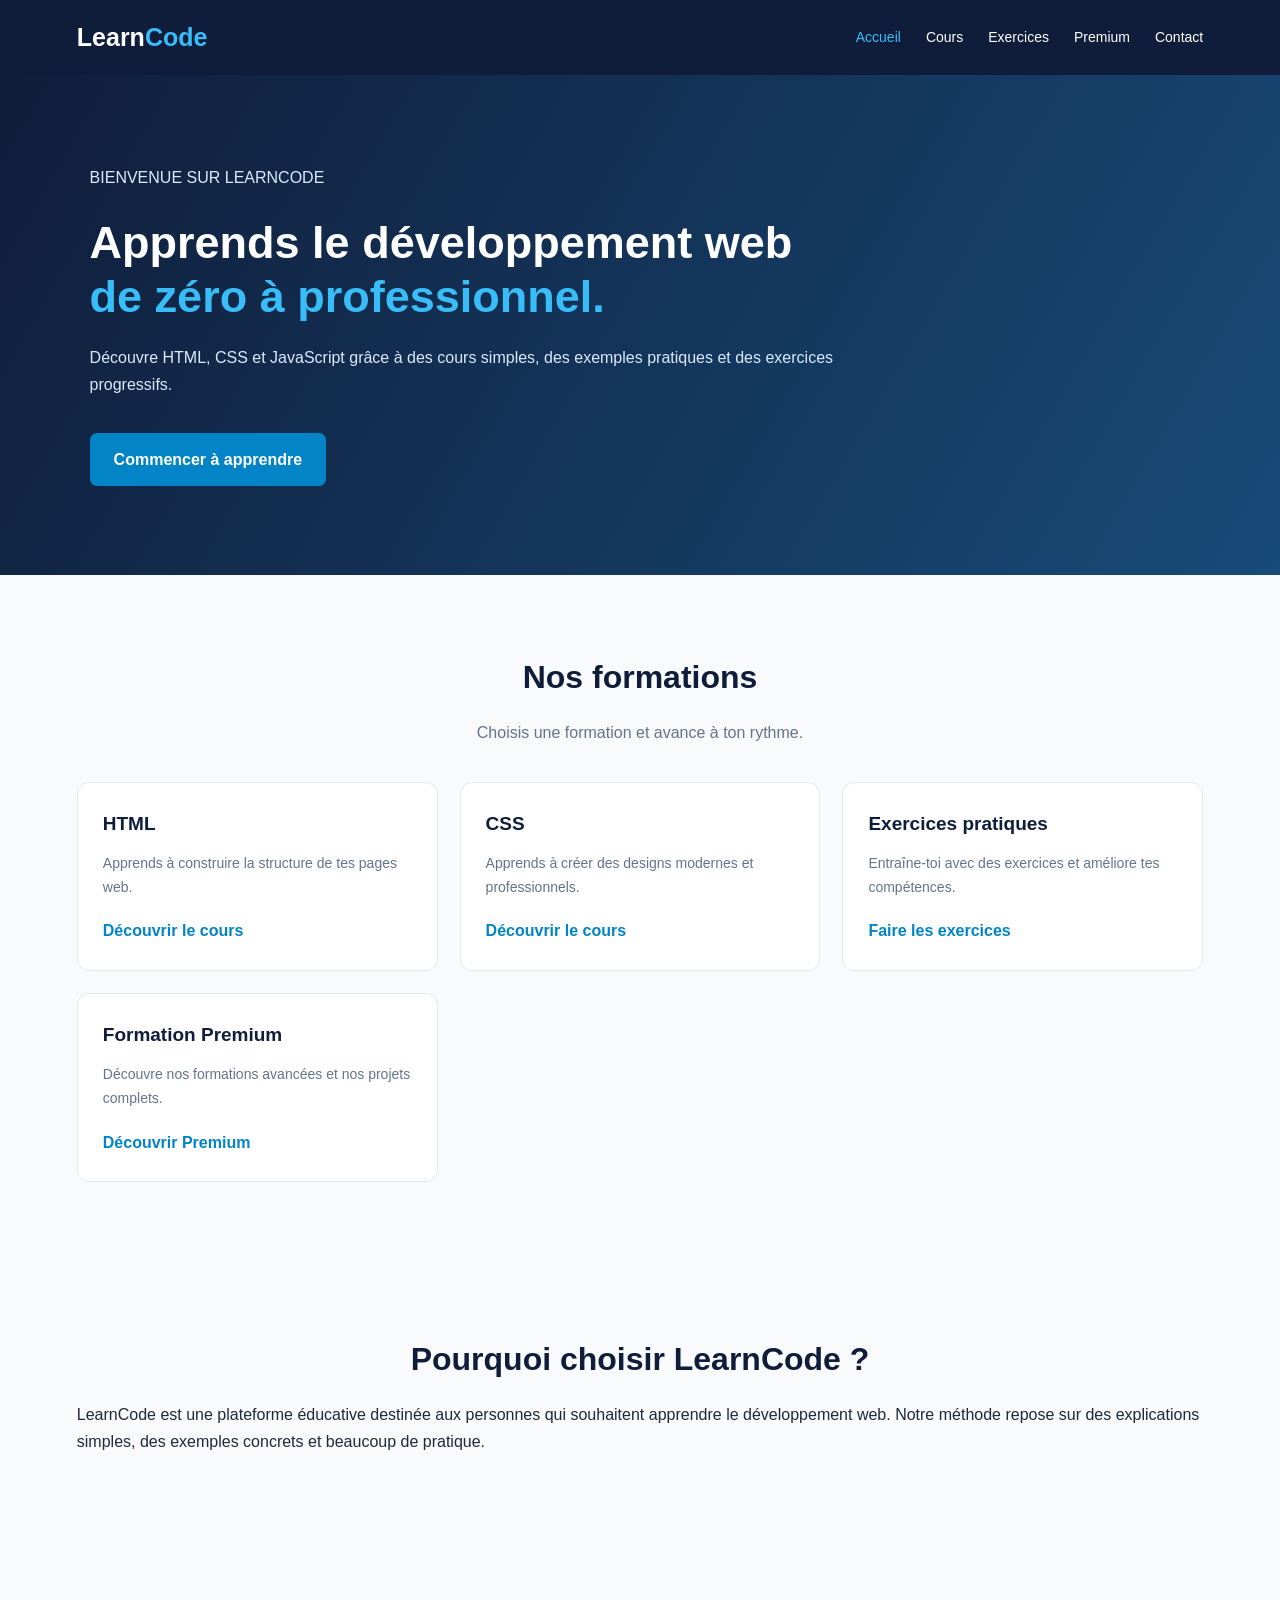
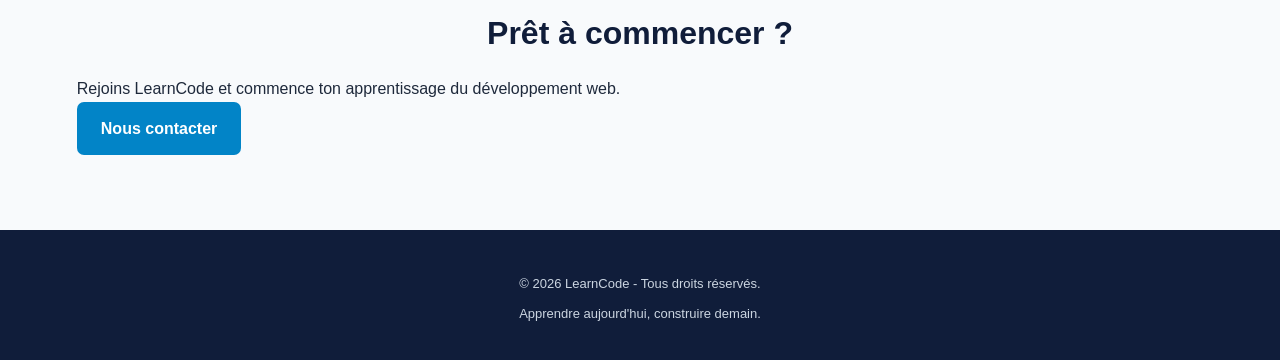
<file: index.html>
<!DOCTYPE html>
<html lang="fr">
<head>
    <meta charset="UTF-8">
    <meta name="viewport" content="width=device-width, initial-scale=1.0">
    <meta name="description" content="LearnCode : apprenez HTML et CSS avec des cours pratiques pour débutants.">
    <title>LearnCode - Apprendre le développement web</title>
    <link rel="stylesheet" href="style.css">
</head>

<body>

    <!-- HEADER -->
    <header>
        <div class="logo">
            Learn<span>Code</span>
        </div>

        <nav>
            <a href="index.html" class="active">Accueil</a>
            <a href="cours.html">Cours</a>
            <a href="exercices.html">Exercices</a>
            <a href="premium.html">Premium</a>
            <a href="contact.html">Contact</a>
        </nav>
    </header>

    <!-- HERO -->
    <section class="hero" id="accueil">

        <div class="hero-content">

            <p>BIENVENUE SUR LEARNCODE</p>

            <h1>
                Apprends le développement web
                <span>de zéro à professionnel.</span>
            </h1>

            <p>
                Découvre HTML, CSS et JavaScript grâce
                à des cours simples, des exemples pratiques
                et des exercices progressifs.
            </p>

            <a href="cours.html" class="btn">
                Commencer à apprendre
            </a>

        </div>

    </section>

    <!-- COURS -->
    <section class="cours">

        <h2>Nos formations</h2>

        <p class="intro">
            Choisis une formation et avance à ton rythme.
        </p>

        <div class="cours-container">

            <div class="cours-card">
                <h3>HTML</h3>

                <p>
                    Apprends à construire la structure
                    de tes pages web.
                </p>

                <a href="html.html">
                    Découvrir le cours
                </a>
            </div>

            <div class="cours-card">
                <h3>CSS</h3>

                <p>
                    Apprends à créer des designs modernes
                    et professionnels.
                </p>

                <a href="css.html">
                    Découvrir le cours
                </a>
            </div>

            <div class="cours-card">
                <h3>Exercices pratiques</h3>

                <p>
                    Entraîne-toi avec des exercices
                    et améliore tes compétences.
                </p>

                <a href="exercices.html">
                    Faire les exercices
                </a>
            </div>

            <div class="cours-card">
                <h3>Formation Premium</h3>

                <p>
                    Découvre nos formations avancées
                    et nos projets complets.
                </p>

                <a href="premium.html">
                    Découvrir Premium
                </a>
            </div>

        </div>

    </section>

    <!-- A PROPOS -->
    <section class="apropos" id="apropos">

        <h2>Pourquoi choisir LearnCode ?</h2>

        <p>
            LearnCode est une plateforme éducative destinée
            aux personnes qui souhaitent apprendre
            le développement web.

            Notre méthode repose sur des explications simples,
            des exemples concrets et beaucoup de pratique.
        </p>

    </section>

    <!-- CONTACT -->
    <section class="contact">

        <h2>Prêt à commencer ?</h2>

        <p>
            Rejoins LearnCode et commence ton apprentissage
            du développement web.
        </p>

        <a href="contact.html" class="btn">
            Nous contacter
        </a>

    </section>

    <!-- FOOTER -->
    <footer>

        <p>
            © 2026 LearnCode -
            Tous droits réservés.
        </p>

        <p>
            Apprendre aujourd'hui, construire demain.
        </p>

    </footer>

</body>
</html>
</file>
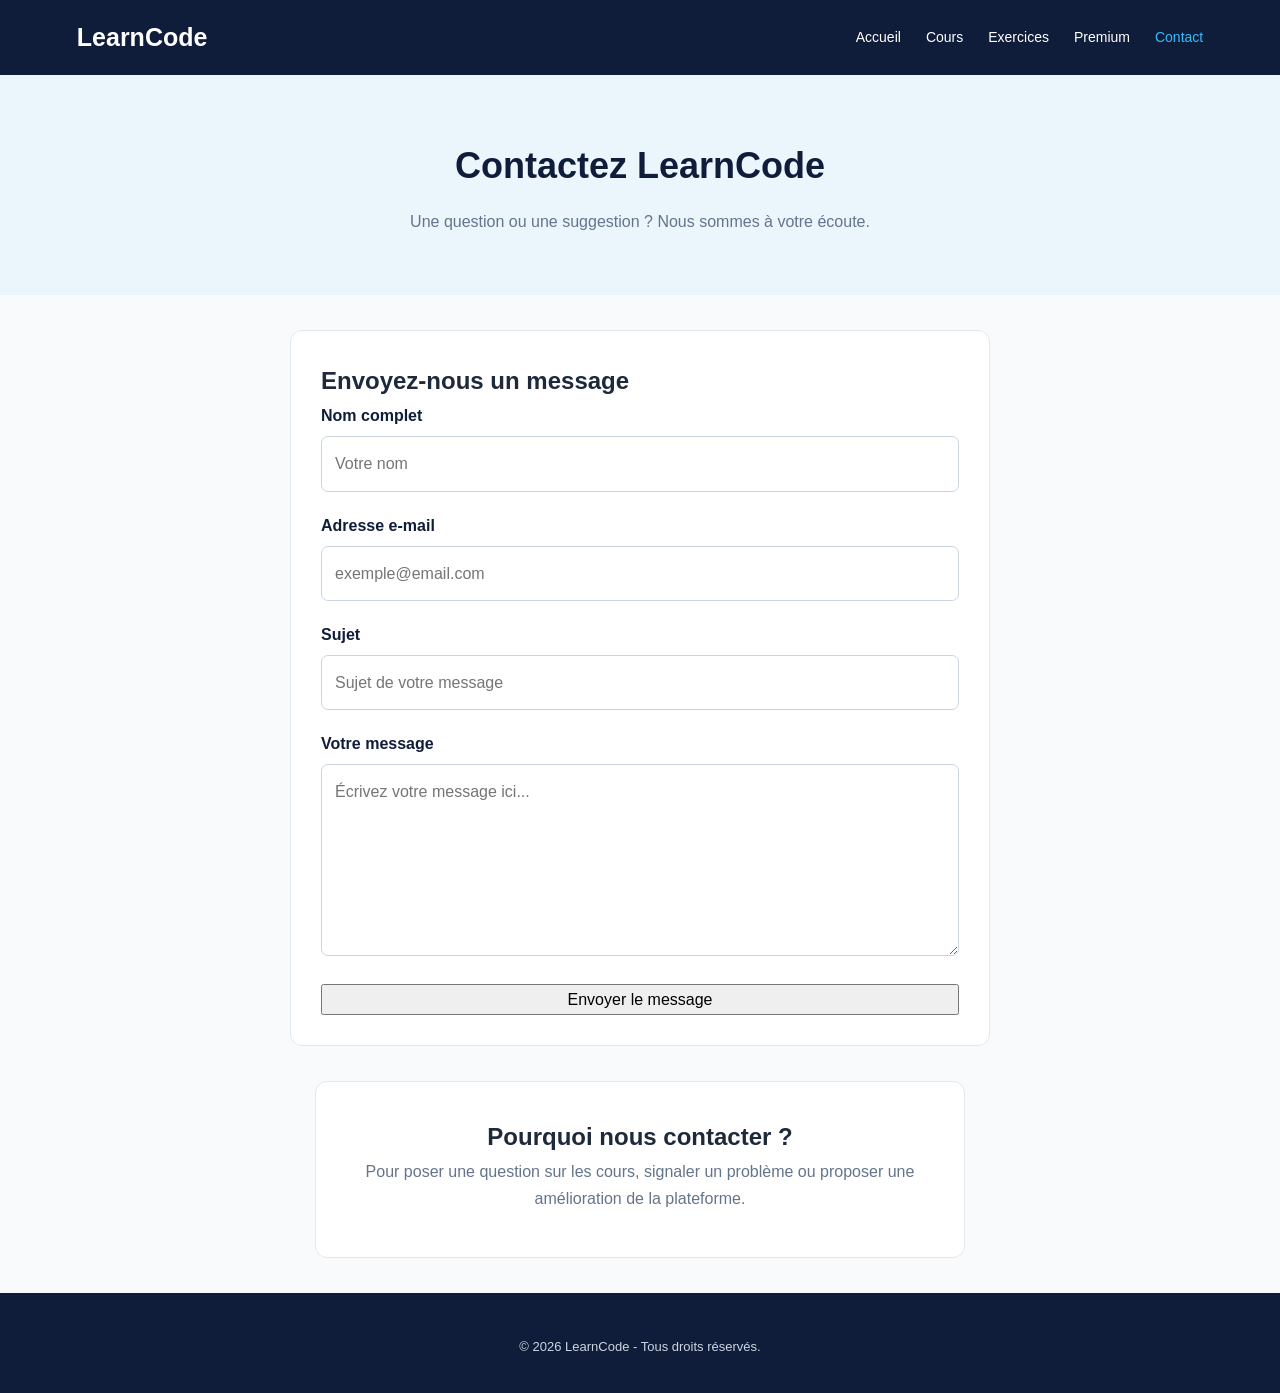
<file: contact.html>
<!DOCTYPE html>
<html lang="fr">
<head>
    <meta charset="UTF-8">
    <meta name="viewport" content="width=device-width, initial-scale=1.0">
    <title>Contact - LearnCode</title>
    <link rel="stylesheet" href="style.css">
</head>

<body>

<header class="lc-header">
    <a href="index.html" class="lc-logo">LearnCode</a>

    <nav class="lc-nav">
        <a href="index.html">Accueil</a>
        <a href="cours.html">Cours</a>
        <a href="exercices.html">Exercices</a>
        <a href="premium.html">Premium</a>
        <a href="contact.html" class="active">Contact</a>
    </nav>
</header>

<main>

    <section class="lesson-hero">
        <h1>Contactez LearnCode</h1>
        <p>
            Une question ou une suggestion ?
            Nous sommes à votre écoute.
        </p>
    </section>

    <section class="form-container">

        <h2>Envoyez-nous un message</h2>

        <form id="contactForm">

            <div class="form-group">
                <label for="nom">Nom complet</label>
                <input
                    type="text"
                    id="nom"
                    placeholder="Votre nom"
                    required
                >
            </div>

            <div class="form-group">
                <label for="email">Adresse e-mail</label>
                <input
                    type="email"
                    id="email"
                    placeholder="exemple@email.com"
                    required
                >
            </div>

            <div class="form-group">
                <label for="sujet">Sujet</label>
                <input
                    type="text"
                    id="sujet"
                    placeholder="Sujet de votre message"
                    required
                >
            </div>

            <div class="form-group">
                <label for="message">Votre message</label>
                <textarea
                    id="message"
                    rows="6"
                    placeholder="Écrivez votre message ici..."
                    required
                ></textarea>
            </div>

            <button type="submit" class="lc-btn">
                Envoyer le message
            </button>

        </form>

        <p id="formStatus"></p>

    </section>

    <section class="contact-box">
        <h2>Pourquoi nous contacter ?</h2>

        <p>
            Pour poser une question sur les cours,
            signaler un problème ou proposer une amélioration
            de la plateforme.
        </p>
    </section>

</main>

<footer class="lc-footer">
    <p>© 2026 LearnCode - Tous droits réservés.</p>
</footer>

<script>
const contactForm = document.getElementById("contactForm");
const formStatus = document.getElementById("formStatus");

contactForm.addEventListener("submit", function(event) {
    event.preventDefault();

    const nom = document.getElementById("nom").value.trim();
    const email = document.getElementById("email").value.trim();
    const sujet = document.getElementById("sujet").value.trim();
    const message = document.getElementById("message").value.trim();

    const texte =
        "Bonjour LearnCode !\n\n" +
        "Nom : " + nom + "\n" +
        "Email : " + email + "\n" +
        "Sujet : " + sujet + "\n\n" +
        "Message : " + message;

    const numero = "261388705622";

    const lien = "https://wa.me/" + numero +
        "?text=" + encodeURIComponent(texte);

    window.open(lien, "_blank");
});
</script>

</body>
</html>
</file>
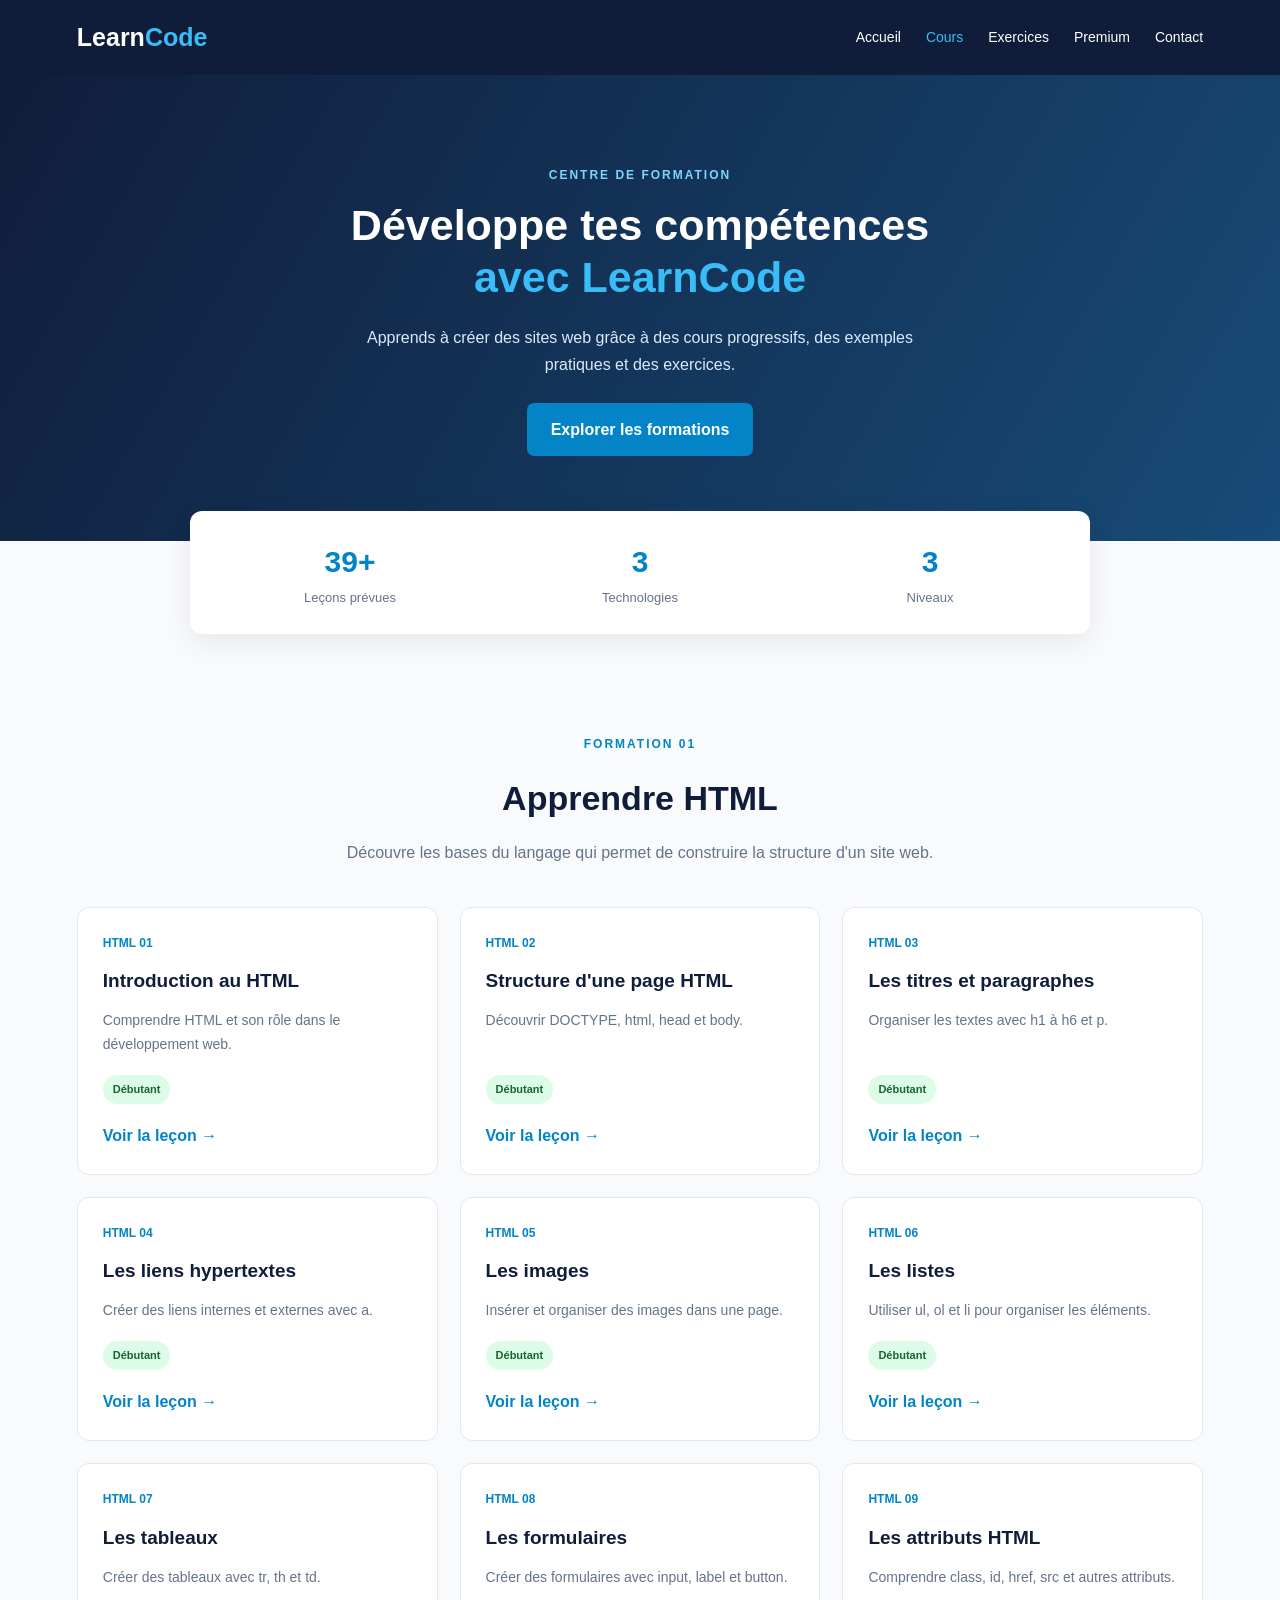
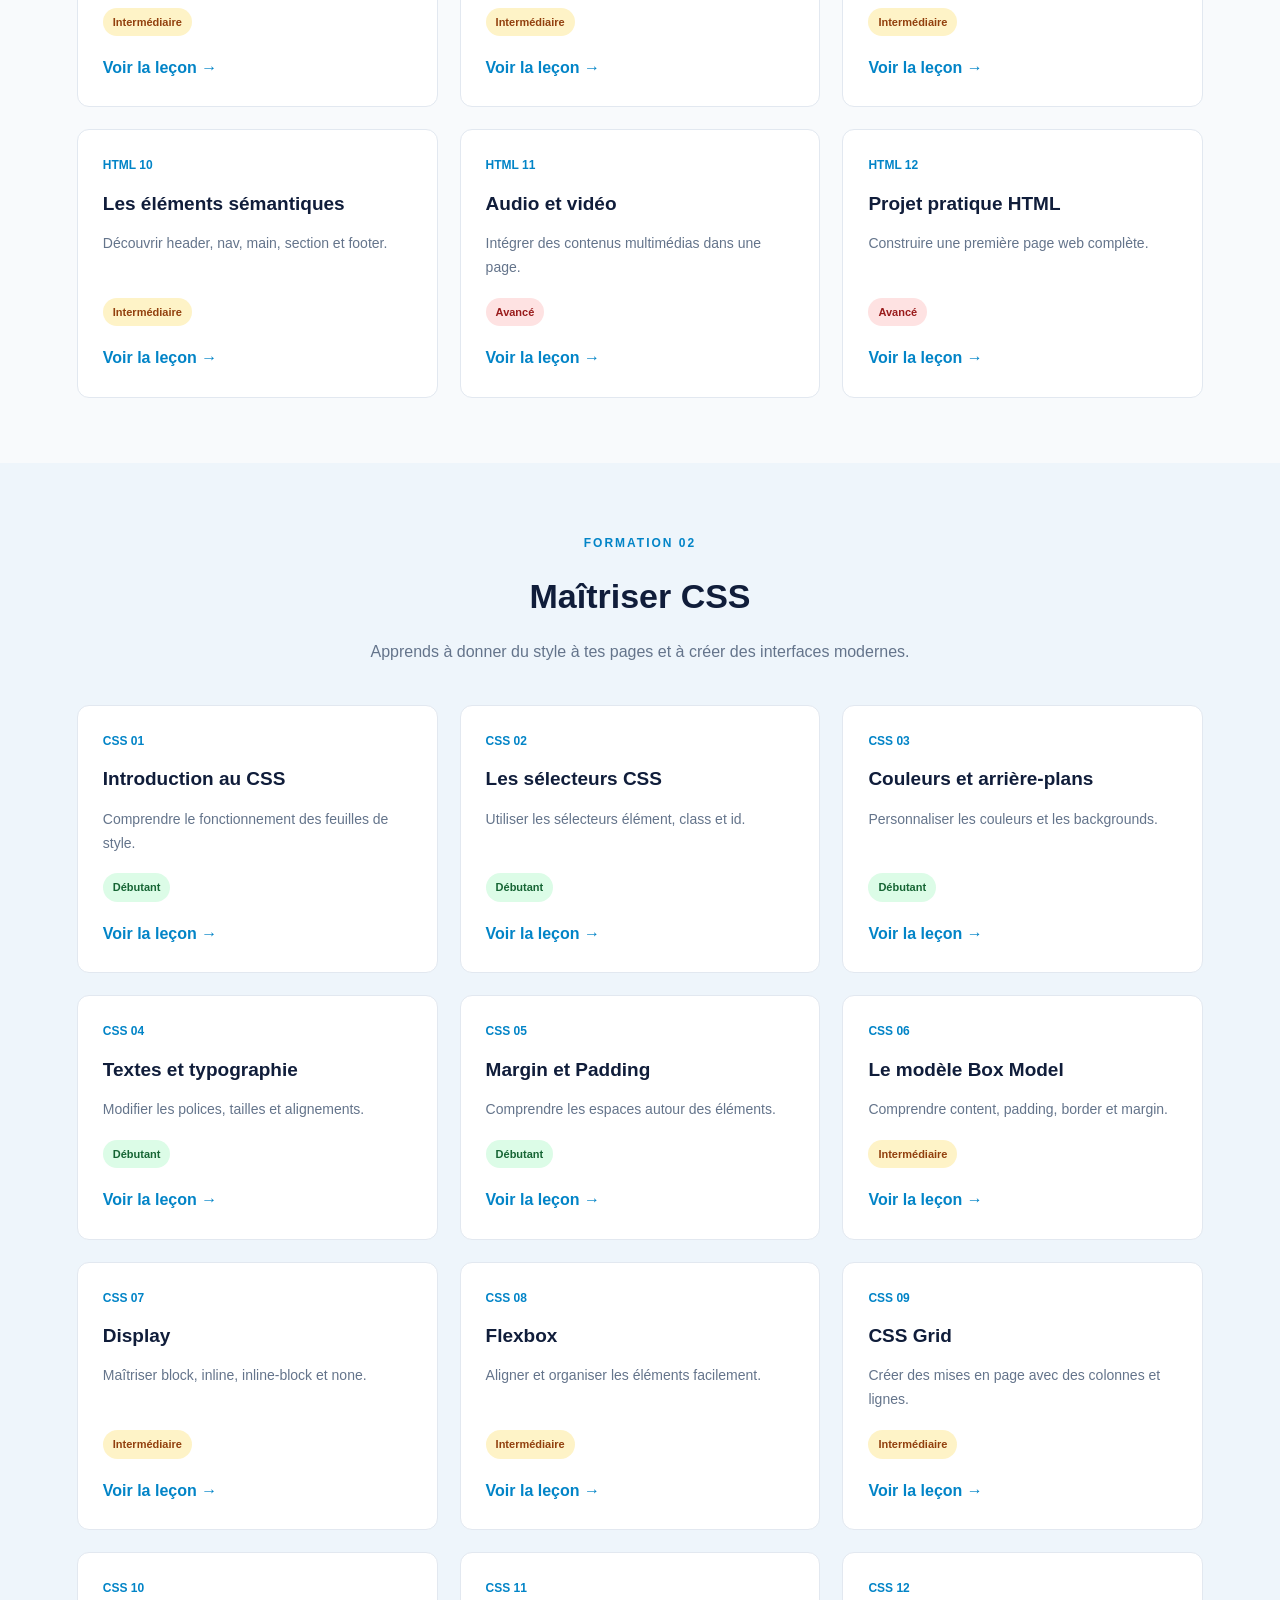
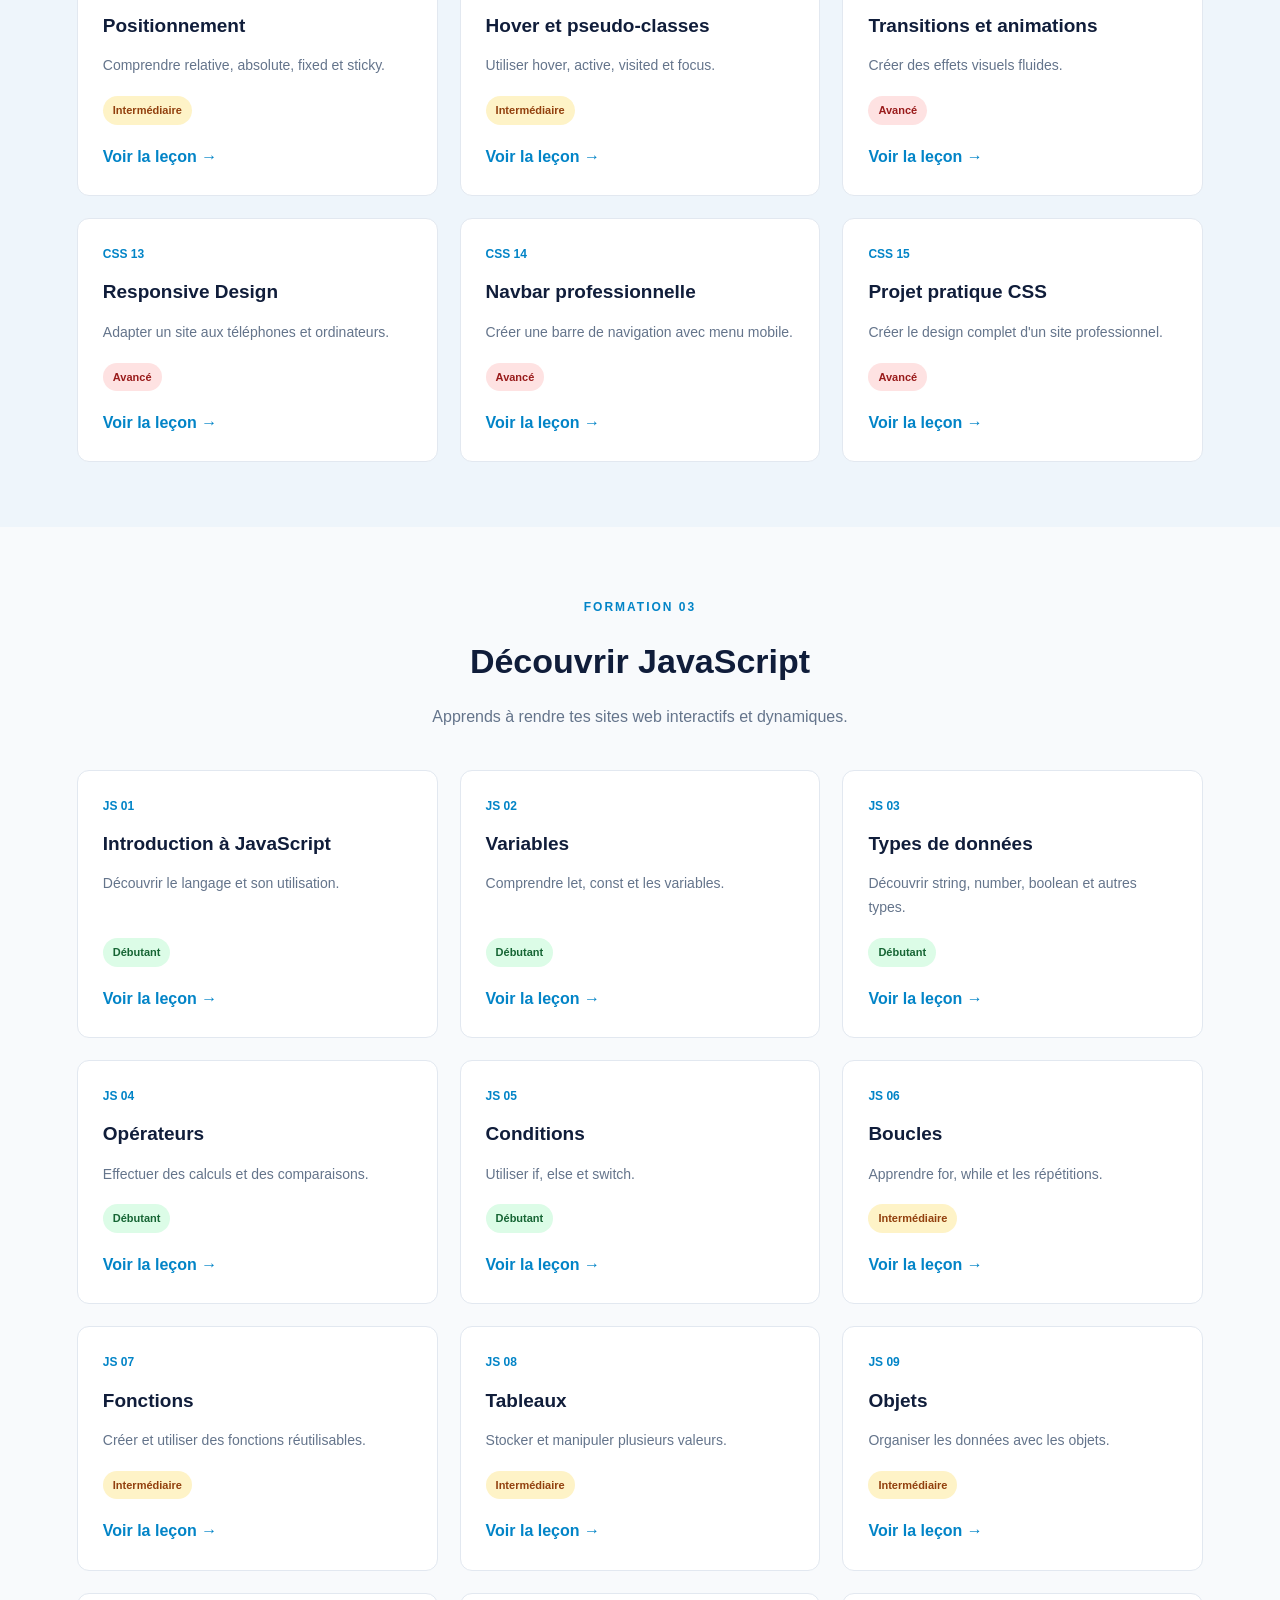
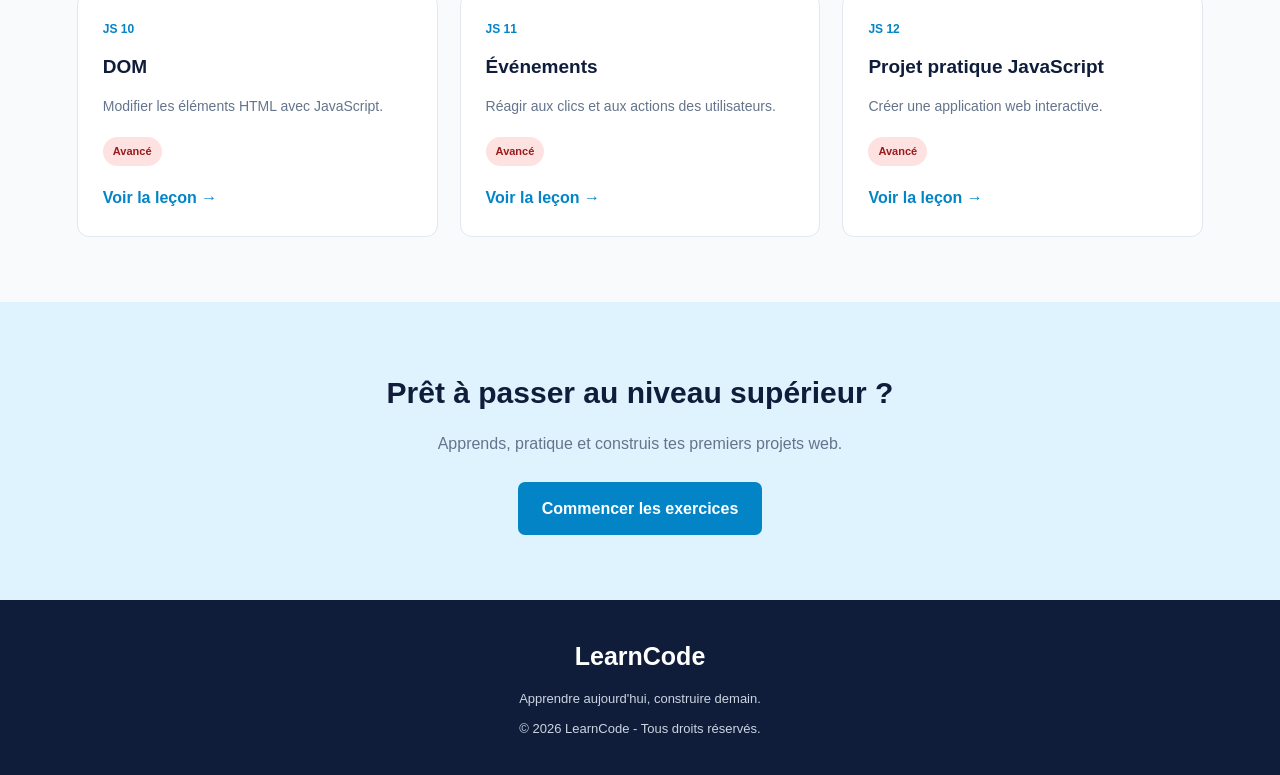
<file: cours.html>
<!DOCTYPE html>
<html lang="fr">
<head>
    <meta charset="UTF-8">
    <meta name="viewport" content="width=device-width, initial-scale=1.0">
    <meta name="description" content="Découvrez tous les cours HTML, CSS et JavaScript de LearnCode.">
    <title>Nos cours | LearnCode</title>
    <link rel="stylesheet" href="style.css">
</head>

<body class="courses-page">

<header class="lc-header">
    <a href="index.html" class="lc-logo">Learn<span>Code</span></a>

    <nav class="lc-nav">
        <a href="index.html">Accueil</a>
        <a href="cours.html" class="active">Cours</a>
        <a href="exercices.html">Exercices</a>
        <a href="premium.html">Premium</a>
        <a href="contact.html">Contact</a>
    </nav>
</header>

<!-- HERO -->
<section class="courses-hero">
    <div class="courses-hero-content">
        <span class="lc-label">CENTRE DE FORMATION</span>

        <h1>
            Développe tes compétences
            <span>avec LearnCode</span>
        </h1>

        <p>
            Apprends à créer des sites web grâce à des cours
            progressifs, des exemples pratiques et des exercices.
        </p>

        <a href="#catalogue" class="lc-button">
            Explorer les formations
        </a>
    </div>
</section>

<!-- STATISTIQUES -->
<section class="lc-stats">
    <div>
        <strong>39+</strong>
        <span>Leçons prévues</span>
    </div>

    <div>
        <strong>3</strong>
        <span>Technologies</span>
    </div>

    <div>
        <strong>3</strong>
        <span>Niveaux</span>
    </div>
</section>

<main id="catalogue">

    <!-- HTML -->
    <section class="lc-course-section">

        <div class="lc-section-heading">
            <span class="lc-label">FORMATION 01</span>
            <h2>Apprendre HTML</h2>
            <p>
                Découvre les bases du langage qui permet
                de construire la structure d'un site web.
            </p>
        </div>

        <div class="lc-course-grid">

            <article class="lc-course-card">
                <span class="lc-number">HTML 01</span>
                <h3>Introduction au HTML</h3>
                <p>Comprendre HTML et son rôle dans le développement web.</p>
                <span class="lc-level beginner">Débutant</span>
                <a href="html.html#introduction">Voir la leçon →</a>
            </article>

            <article class="lc-course-card">
                <span class="lc-number">HTML 02</span>
                <h3>Structure d'une page HTML</h3>
                <p>Découvrir DOCTYPE, html, head et body.</p>
                <span class="lc-level beginner">Débutant</span>
                <a href="html.html#structure">Voir la leçon →</a>
            </article>

            <article class="lc-course-card">
                <span class="lc-number">HTML 03</span>
                <h3>Les titres et paragraphes</h3>
                <p>Organiser les textes avec h1 à h6 et p.</p>
                <span class="lc-level beginner">Débutant</span>
                <a href="html.html#textes">Voir la leçon →</a>
            </article>

            <article class="lc-course-card">
                <span class="lc-number">HTML 04</span>
                <h3>Les liens hypertextes</h3>
                <p>Créer des liens internes et externes avec a.</p>
                <span class="lc-level beginner">Débutant</span>
                <a href="html.html#liens">Voir la leçon →</a>
            </article>

            <article class="lc-course-card">
                <span class="lc-number">HTML 05</span>
                <h3>Les images</h3>
                <p>Insérer et organiser des images dans une page.</p>
                <span class="lc-level beginner">Débutant</span>
                <a href="html.html#images">Voir la leçon →</a>
            </article>

            <article class="lc-course-card">
                <span class="lc-number">HTML 06</span>
                <h3>Les listes</h3>
                <p>Utiliser ul, ol et li pour organiser les éléments.</p>
                <span class="lc-level beginner">Débutant</span>
                <a href="html.html#listes">Voir la leçon →</a>
            </article>

            <article class="lc-course-card">
                <span class="lc-number">HTML 07</span>
                <h3>Les tableaux</h3>
                <p>Créer des tableaux avec tr, th et td.</p>
                <span class="lc-level intermediate">Intermédiaire</span>
                <a href="html.html#tableaux">Voir la leçon →</a>
            </article>

            <article class="lc-course-card">
                <span class="lc-number">HTML 08</span>
                <h3>Les formulaires</h3>
                <p>Créer des formulaires avec input, label et button.</p>
                <span class="lc-level intermediate">Intermédiaire</span>
                <a href="html.html#formulaires">Voir la leçon →</a>
            </article>

            <article class="lc-course-card">
                <span class="lc-number">HTML 09</span>
                <h3>Les attributs HTML</h3>
                <p>Comprendre class, id, href, src et autres attributs.</p>
                <span class="lc-level intermediate">Intermédiaire</span>
                <a href="html.html#attributs">Voir la leçon →</a>
            </article>

            <article class="lc-course-card">
                <span class="lc-number">HTML 10</span>
                <h3>Les éléments sémantiques</h3>
                <p>Découvrir header, nav, main, section et footer.</p>
                <span class="lc-level intermediate">Intermédiaire</span>
                <a href="html.html#semantique">Voir la leçon →</a>
            </article>

            <article class="lc-course-card">
                <span class="lc-number">HTML 11</span>
                <h3>Audio et vidéo</h3>
                <p>Intégrer des contenus multimédias dans une page.</p>
                <span class="lc-level advanced">Avancé</span>
                <a href="html.html#multimedia">Voir la leçon →</a>
            </article>

            <article class="lc-course-card">
                <span class="lc-number">HTML 12</span>
                <h3>Projet pratique HTML</h3>
                <p>Construire une première page web complète.</p>
                <span class="lc-level advanced">Avancé</span>
                <a href="html.html#projet">Voir la leçon →</a>
            </article>

        </div>
    </section>

    <!-- CSS -->
    <section class="lc-course-section lc-alternate">

        <div class="lc-section-heading">
            <span class="lc-label">FORMATION 02</span>
            <h2>Maîtriser CSS</h2>
            <p>
                Apprends à donner du style à tes pages
                et à créer des interfaces modernes.
            </p>
        </div>

        <div class="lc-course-grid">

            <article class="lc-course-card">
                <span class="lc-number">CSS 01</span>
                <h3>Introduction au CSS</h3>
                <p>Comprendre le fonctionnement des feuilles de style.</p>
                <span class="lc-level beginner">Débutant</span>
                <a href="css.html#introduction">Voir la leçon →</a>
            </article>

            <article class="lc-course-card">
                <span class="lc-number">CSS 02</span>
                <h3>Les sélecteurs CSS</h3>
                <p>Utiliser les sélecteurs élément, class et id.</p>
                <span class="lc-level beginner">Débutant</span>
                <a href="css.html#selecteurs">Voir la leçon →</a>
            </article>

            <article class="lc-course-card">
                <span class="lc-number">CSS 03</span>
                <h3>Couleurs et arrière-plans</h3>
                <p>Personnaliser les couleurs et les backgrounds.</p>
                <span class="lc-level beginner">Débutant</span>
                <a href="css.html#couleurs">Voir la leçon →</a>
            </article>

            <article class="lc-course-card">
                <span class="lc-number">CSS 04</span>
                <h3>Textes et typographie</h3>
                <p>Modifier les polices, tailles et alignements.</p>
                <span class="lc-level beginner">Débutant</span>
                <a href="css.html#typographie">Voir la leçon →</a>
            </article>

            <article class="lc-course-card">
                <span class="lc-number">CSS 05</span>
                <h3>Margin et Padding</h3>
                <p>Comprendre les espaces autour des éléments.</p>
                <span class="lc-level beginner">Débutant</span>
                <a href="css.html#espacements">Voir la leçon →</a>
            </article>

            <article class="lc-course-card">
                <span class="lc-number">CSS 06</span>
                <h3>Le modèle Box Model</h3>
                <p>Comprendre content, padding, border et margin.</p>
                <span class="lc-level intermediate">Intermédiaire</span>
                <a href="css.html#box-model">Voir la leçon →</a>
            </article>

            <article class="lc-course-card">
                <span class="lc-number">CSS 07</span>
                <h3>Display</h3>
                <p>Maîtriser block, inline, inline-block et none.</p>
                <span class="lc-level intermediate">Intermédiaire</span>
                <a href="css.html#display">Voir la leçon →</a>
            </article>

            <article class="lc-course-card">
                <span class="lc-number">CSS 08</span>
                <h3>Flexbox</h3>
                <p>Aligner et organiser les éléments facilement.</p>
                <span class="lc-level intermediate">Intermédiaire</span>
                <a href="css.html#flexbox">Voir la leçon →</a>
            </article>

            <article class="lc-course-card">
                <span class="lc-number">CSS 09</span>
                <h3>CSS Grid</h3>
                <p>Créer des mises en page avec des colonnes et lignes.</p>
                <span class="lc-level intermediate">Intermédiaire</span>
                <a href="css.html#grid">Voir la leçon →</a>
            </article>

            <article class="lc-course-card">
                <span class="lc-number">CSS 10</span>
                <h3>Positionnement</h3>
                <p>Comprendre relative, absolute, fixed et sticky.</p>
                <span class="lc-level intermediate">Intermédiaire</span>
                <a href="css.html#positionnement">Voir la leçon →</a>
            </article>

            <article class="lc-course-card">
                <span class="lc-number">CSS 11</span>
                <h3>Hover et pseudo-classes</h3>
                <p>Utiliser hover, active, visited et focus.</p>
                <span class="lc-level intermediate">Intermédiaire</span>
                <a href="css.html#pseudo-classes">Voir la leçon →</a>
            </article>

            <article class="lc-course-card">
                <span class="lc-number">CSS 12</span>
                <h3>Transitions et animations</h3>
                <p>Créer des effets visuels fluides.</p>
                <span class="lc-level advanced">Avancé</span>
                <a href="css.html#animations">Voir la leçon →</a>
            </article>

            <article class="lc-course-card">
                <span class="lc-number">CSS 13</span>
                <h3>Responsive Design</h3>
                <p>Adapter un site aux téléphones et ordinateurs.</p>
                <span class="lc-level advanced">Avancé</span>
                <a href="css.html#responsive">Voir la leçon →</a>
            </article>

            <article class="lc-course-card">
                <span class="lc-number">CSS 14</span>
                <h3>Navbar professionnelle</h3>
                <p>Créer une barre de navigation avec menu mobile.</p>
                <span class="lc-level advanced">Avancé</span>
                <a href="css.html#navbar">Voir la leçon →</a>
            </article>

            <article class="lc-course-card">
                <span class="lc-number">CSS 15</span>
                <h3>Projet pratique CSS</h3>
                <p>Créer le design complet d'un site professionnel.</p>
                <span class="lc-level advanced">Avancé</span>
                <a href="css.html#projet">Voir la leçon →</a>
            </article>

        </div>
    </section>

    <!-- JAVASCRIPT -->
    <section class="lc-course-section">

        <div class="lc-section-heading">
            <span class="lc-label">FORMATION 03</span>
            <h2>Découvrir JavaScript</h2>
            <p>
                Apprends à rendre tes sites web interactifs
                et dynamiques.
            </p>
        </div>

        <div class="lc-course-grid">

            <article class="lc-course-card">
                <span class="lc-number">JS 01</span>
                <h3>Introduction à JavaScript</h3>
                <p>Découvrir le langage et son utilisation.</p>
                <span class="lc-level beginner">Débutant</span>
                <a href="javascript.html#introduction">Voir la leçon →</a>
            </article>

            <article class="lc-course-card">
                <span class="lc-number">JS 02</span>
                <h3>Variables</h3>
                <p>Comprendre let, const et les variables.</p>
                <span class="lc-level beginner">Débutant</span>
                <a href="javascript.html#variables">Voir la leçon →</a>
            </article>

            <article class="lc-course-card">
                <span class="lc-number">JS 03</span>
                <h3>Types de données</h3>
                <p>Découvrir string, number, boolean et autres types.</p>
                <span class="lc-level beginner">Débutant</span>
                <a href="javascript.html#types">Voir la leçon →</a>
            </article>

            <article class="lc-course-card">
                <span class="lc-number">JS 04</span>
                <h3>Opérateurs</h3>
                <p>Effectuer des calculs et des comparaisons.</p>
                <span class="lc-level beginner">Débutant</span>
                <a href="javascript.html#operateurs">Voir la leçon →</a>
            </article>

            <article class="lc-course-card">
                <span class="lc-number">JS 05</span>
                <h3>Conditions</h3>
                <p>Utiliser if, else et switch.</p>
                <span class="lc-level beginner">Débutant</span>
                <a href="javascript.html#conditions">Voir la leçon →</a>
            </article>

            <article class="lc-course-card">
                <span class="lc-number">JS 06</span>
                <h3>Boucles</h3>
                <p>Apprendre for, while et les répétitions.</p>
                <span class="lc-level intermediate">Intermédiaire</span>
                <a href="javascript.html#boucles">Voir la leçon →</a>
            </article>

            <article class="lc-course-card">
                <span class="lc-number">JS 07</span>
                <h3>Fonctions</h3>
                <p>Créer et utiliser des fonctions réutilisables.</p>
                <span class="lc-level intermediate">Intermédiaire</span>
                <a href="javascript.html#fonctions">Voir la leçon →</a>
            </article>

            <article class="lc-course-card">
                <span class="lc-number">JS 08</span>
                <h3>Tableaux</h3>
                <p>Stocker et manipuler plusieurs valeurs.</p>
                <span class="lc-level intermediate">Intermédiaire</span>
                <a href="javascript.html#tableaux">Voir la leçon →</a>
            </article>

            <article class="lc-course-card">
                <span class="lc-number">JS 09</span>
                <h3>Objets</h3>
                <p>Organiser les données avec les objets.</p>
                <span class="lc-level intermediate">Intermédiaire</span>
                <a href="javascript.html#objets">Voir la leçon →</a>
            </article>

            <article class="lc-course-card">
                <span class="lc-number">JS 10</span>
                <h3>DOM</h3>
                <p>Modifier les éléments HTML avec JavaScript.</p>
                <span class="lc-level advanced">Avancé</span>
                <a href="javascript.html#dom">Voir la leçon →</a>
            </article>

            <article class="lc-course-card">
                <span class="lc-number">JS 11</span>
                <h3>Événements</h3>
                <p>Réagir aux clics et aux actions des utilisateurs.</p>
                <span class="lc-level advanced">Avancé</span>
                <a href="javascript.html#evenements">Voir la leçon →</a>
            </article>

            <article class="lc-course-card">
                <span class="lc-number">JS 12</span>
                <h3>Projet pratique JavaScript</h3>
                <p>Créer une application web interactive.</p>
                <span class="lc-level advanced">Avancé</span>
                <a href="javascript.html#projet">Voir la leçon →</a>
            </article>

        </div>
    </section>

</main>

<!-- APPEL A L'ACTION -->
<section class="lc-final-cta">
    <h2>Prêt à passer au niveau supérieur ?</h2>
    <p>
        Apprends, pratique et construis tes premiers projets web.
    </p>
    <a href="exercices.html" class="lc-button">
        Commencer les exercices
    </a>
</section>

<footer class="lc-footer">
    <h3>Learn<span>Code</span></h3>
    <p>Apprendre aujourd'hui, construire demain.</p>
    <p>© 2026 LearnCode - Tous droits réservés.</p>
</footer>

</body>
</html>
</file>
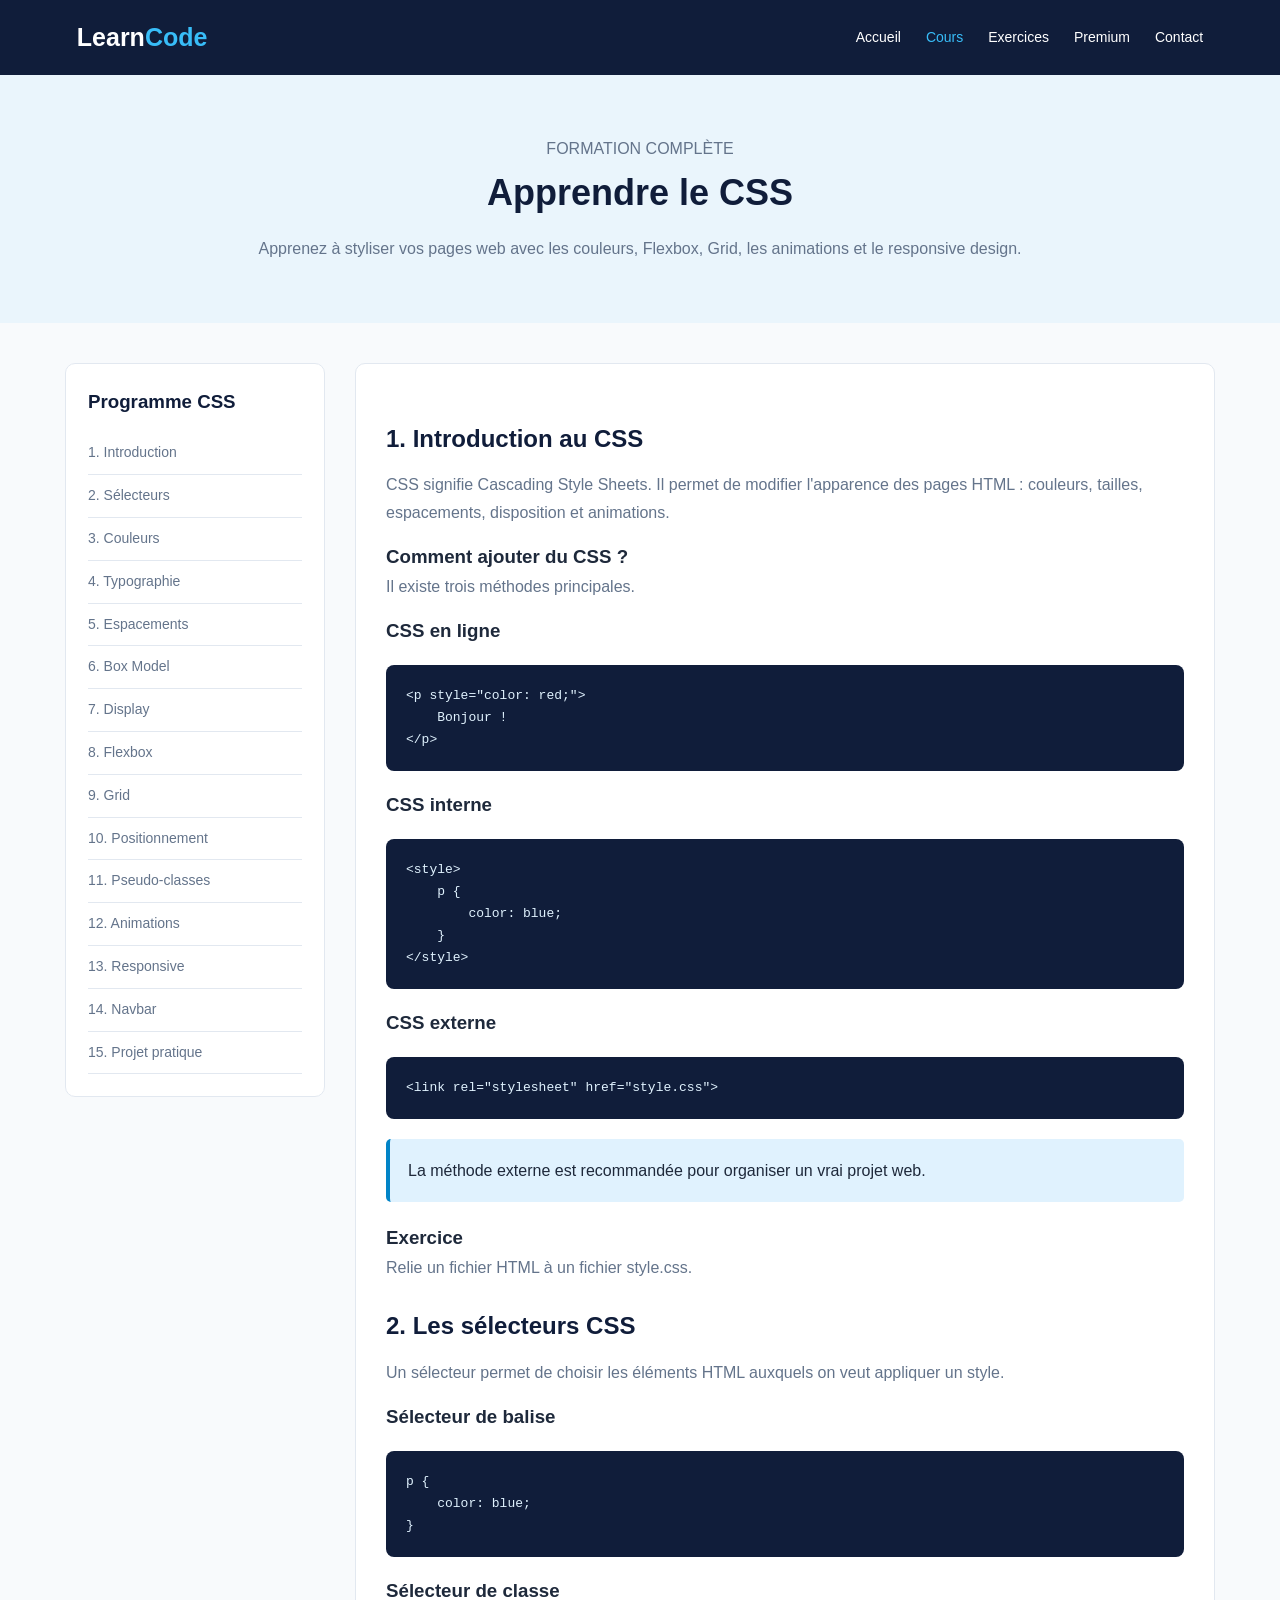
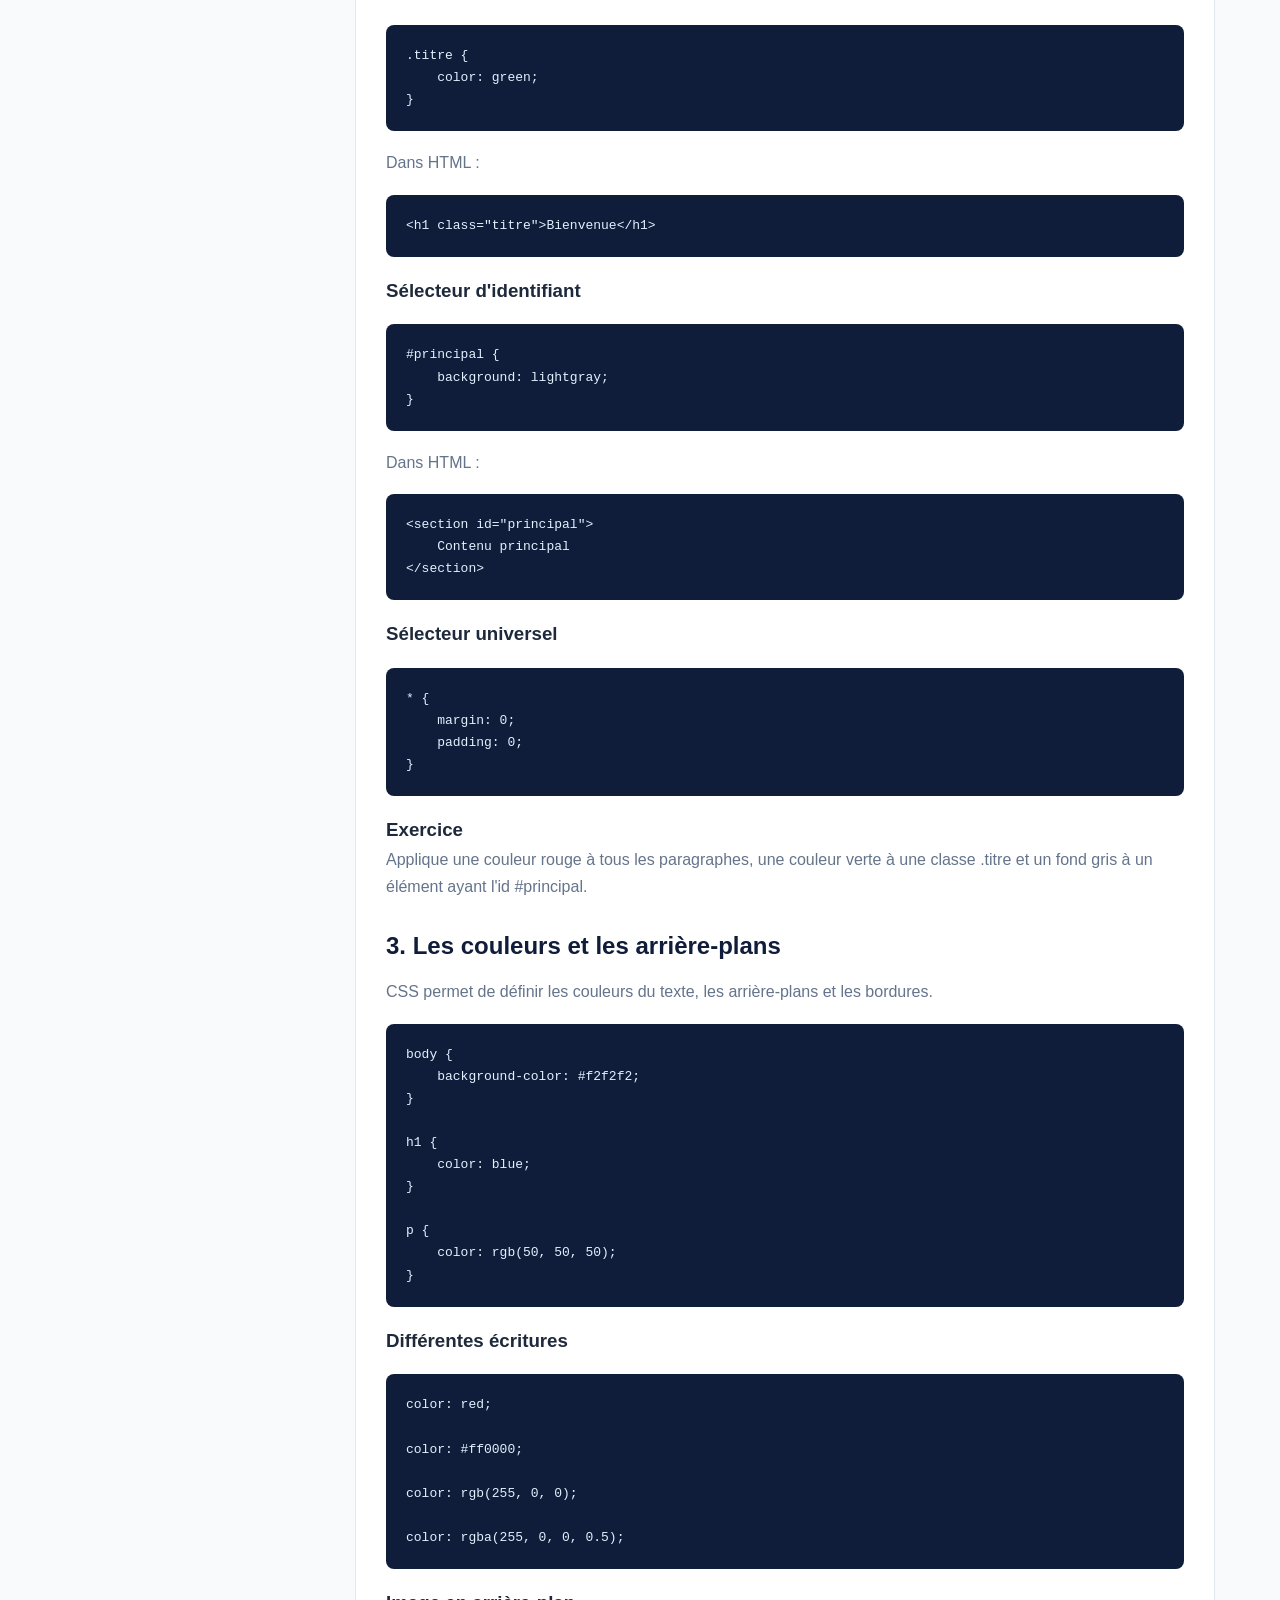
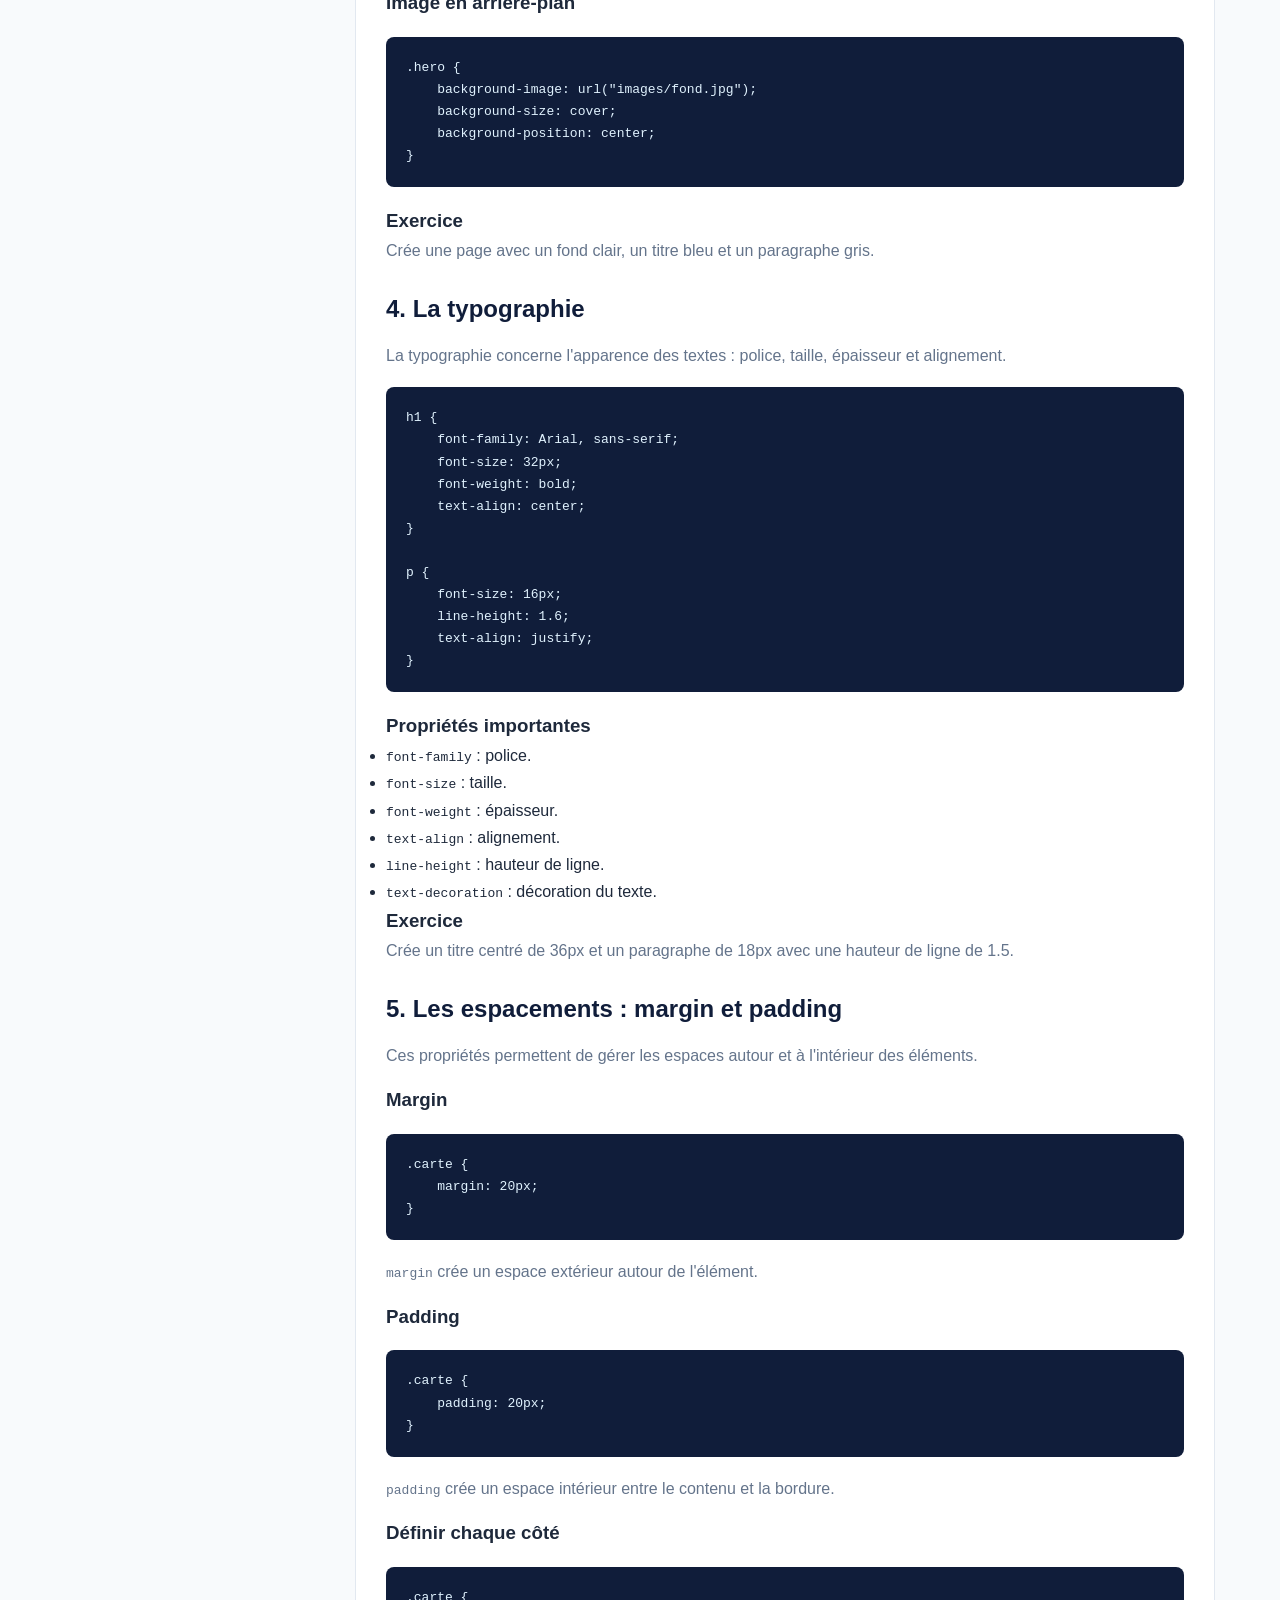
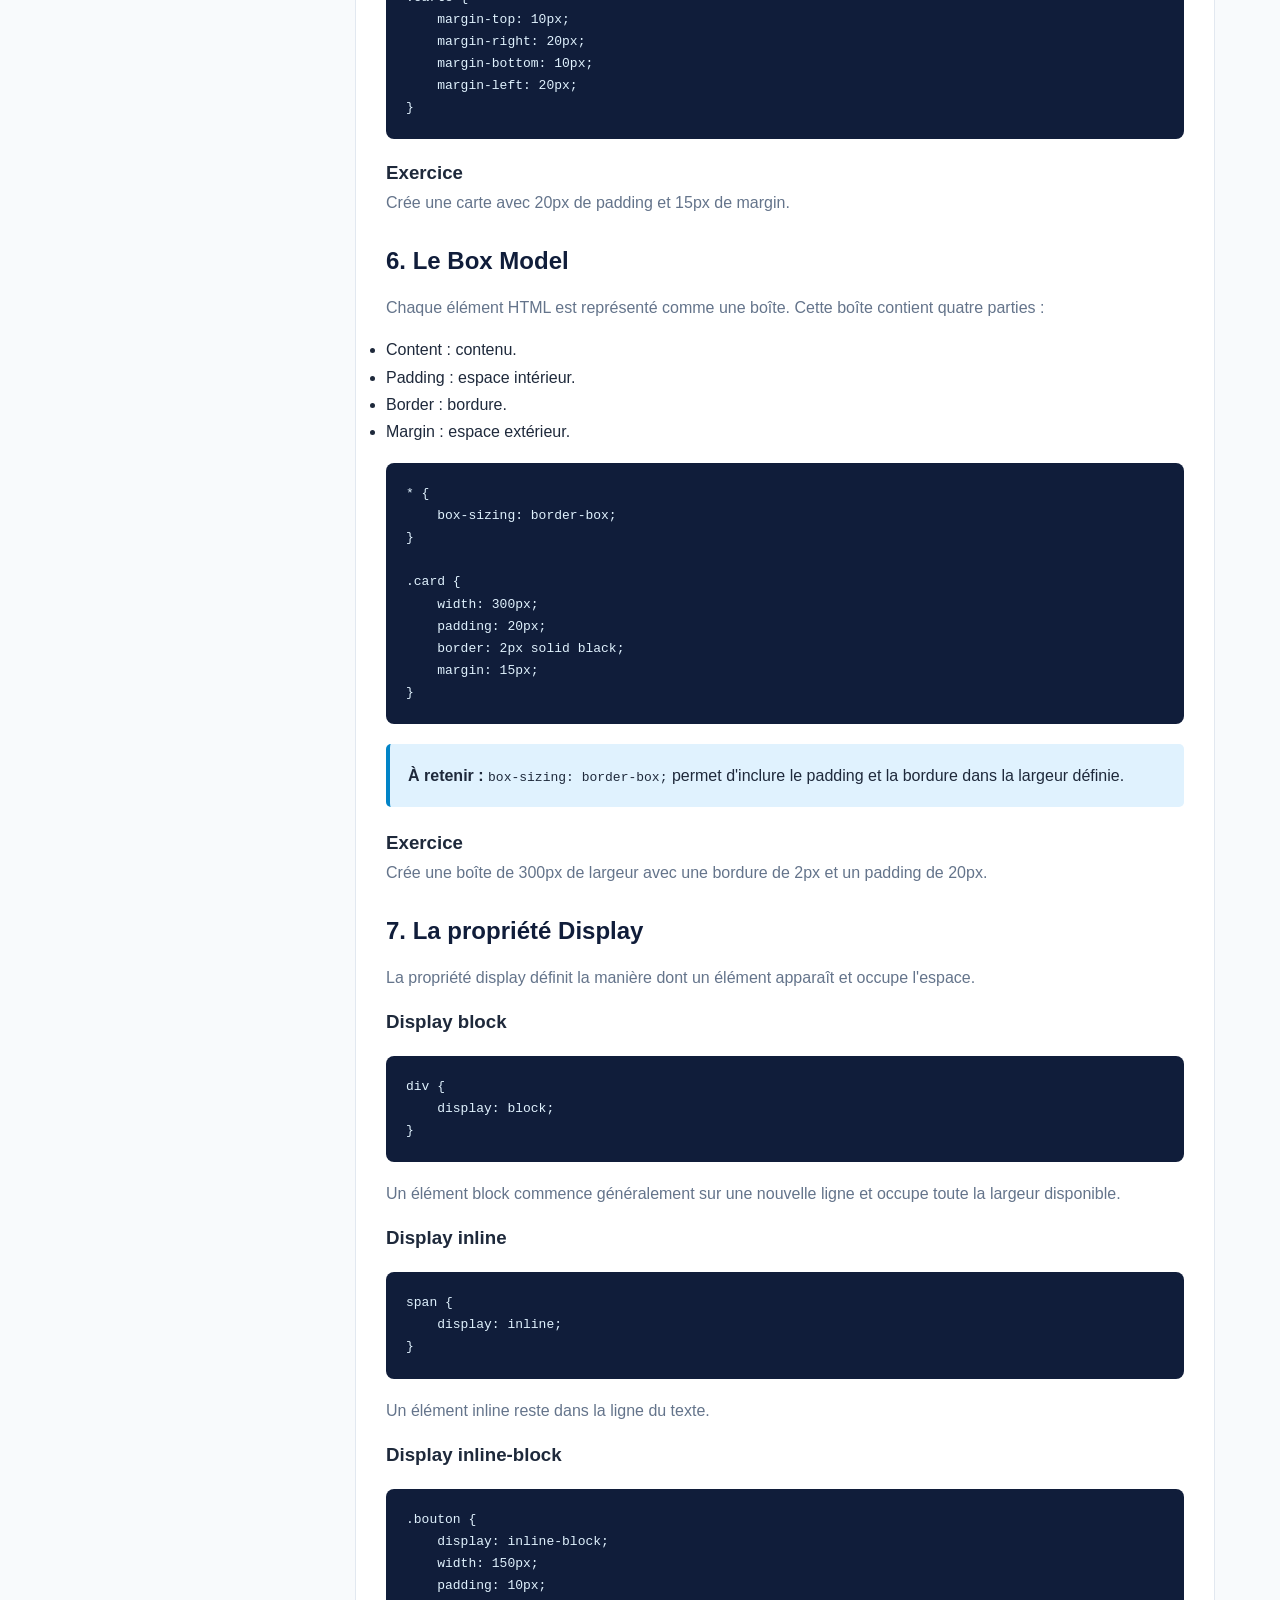
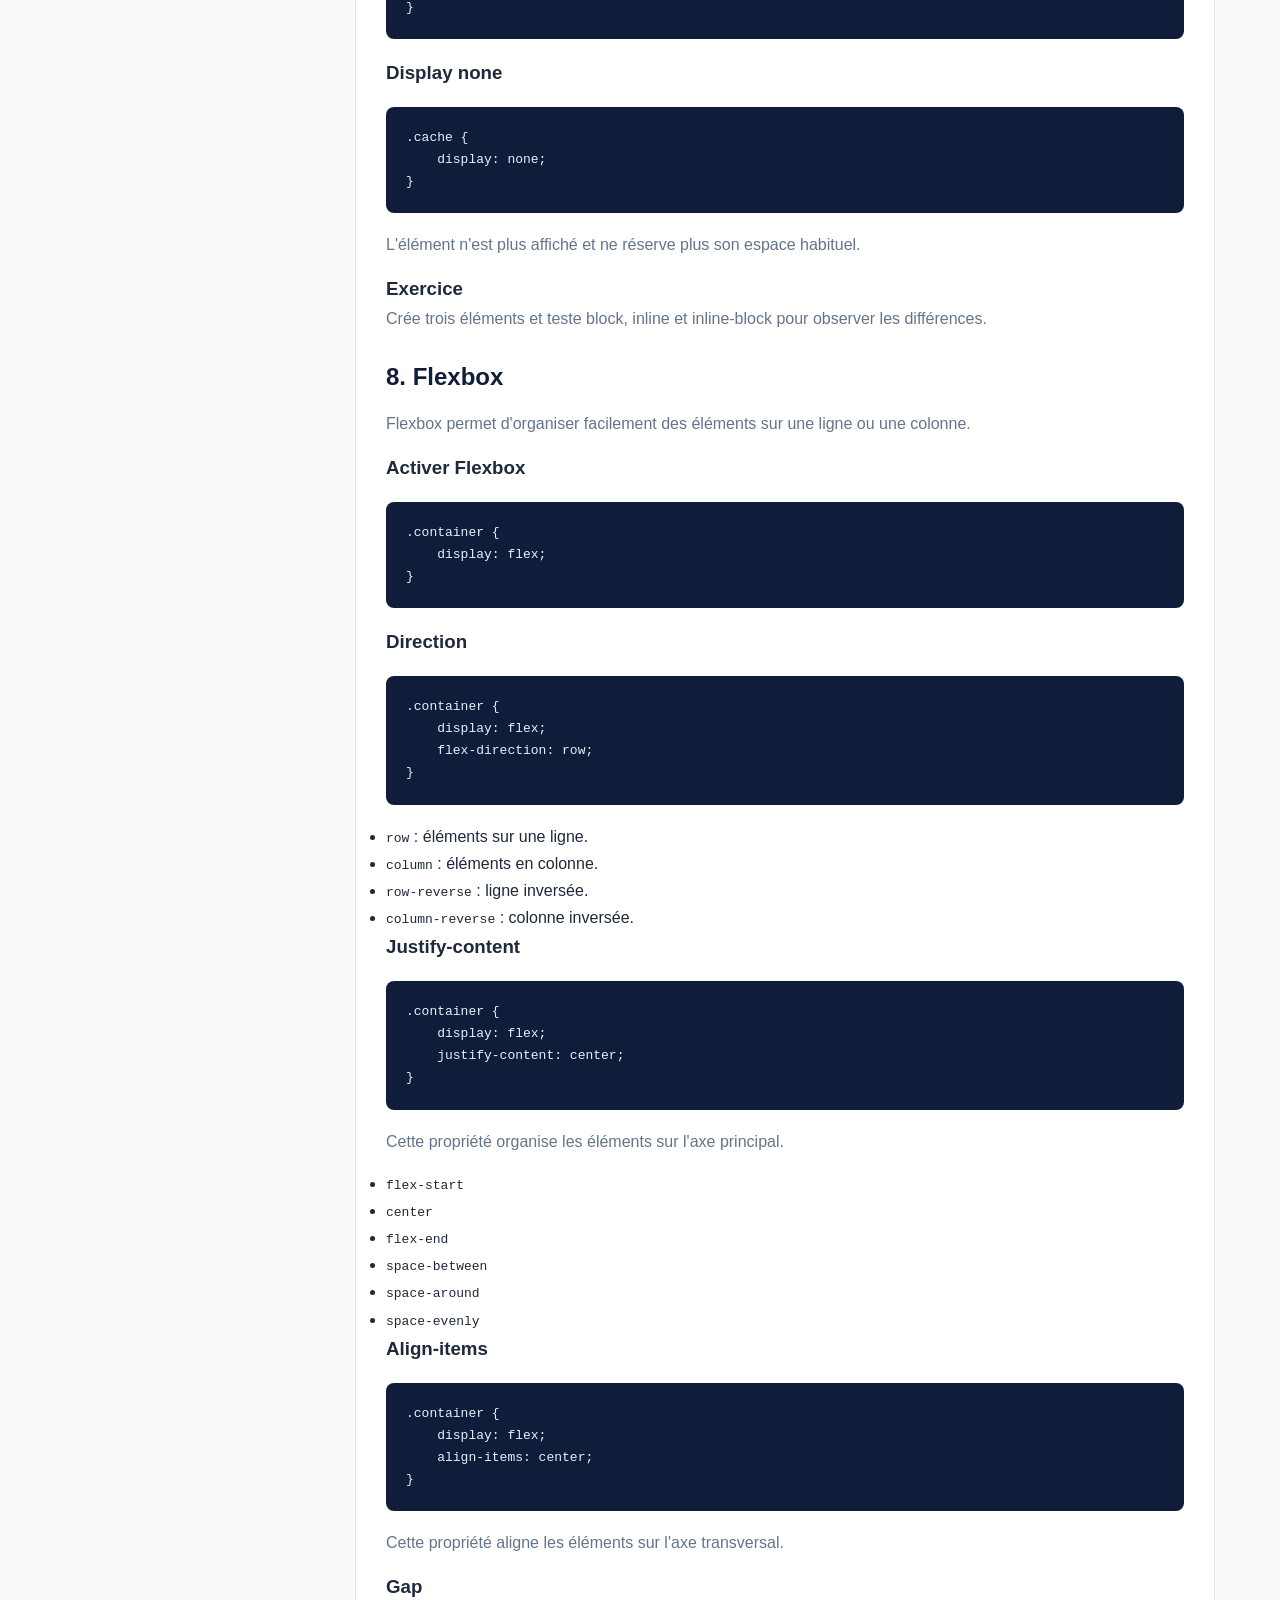
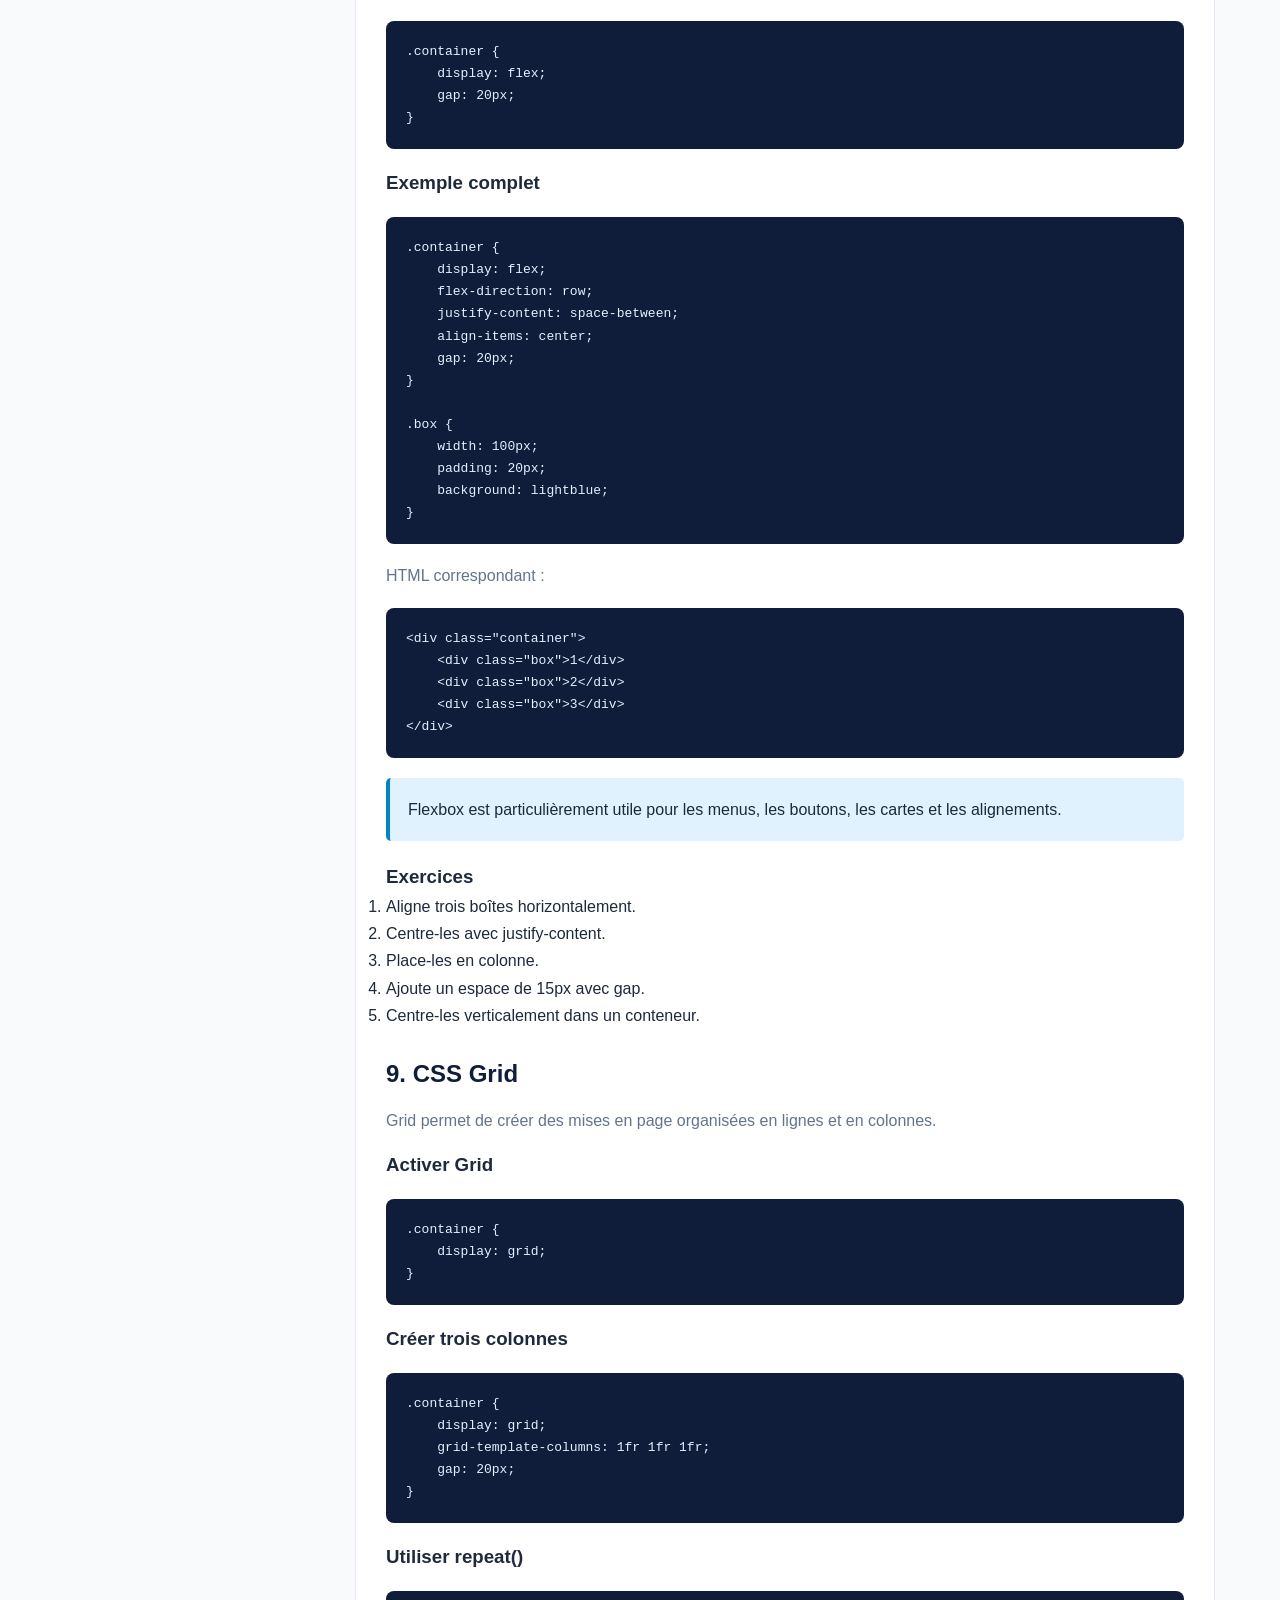
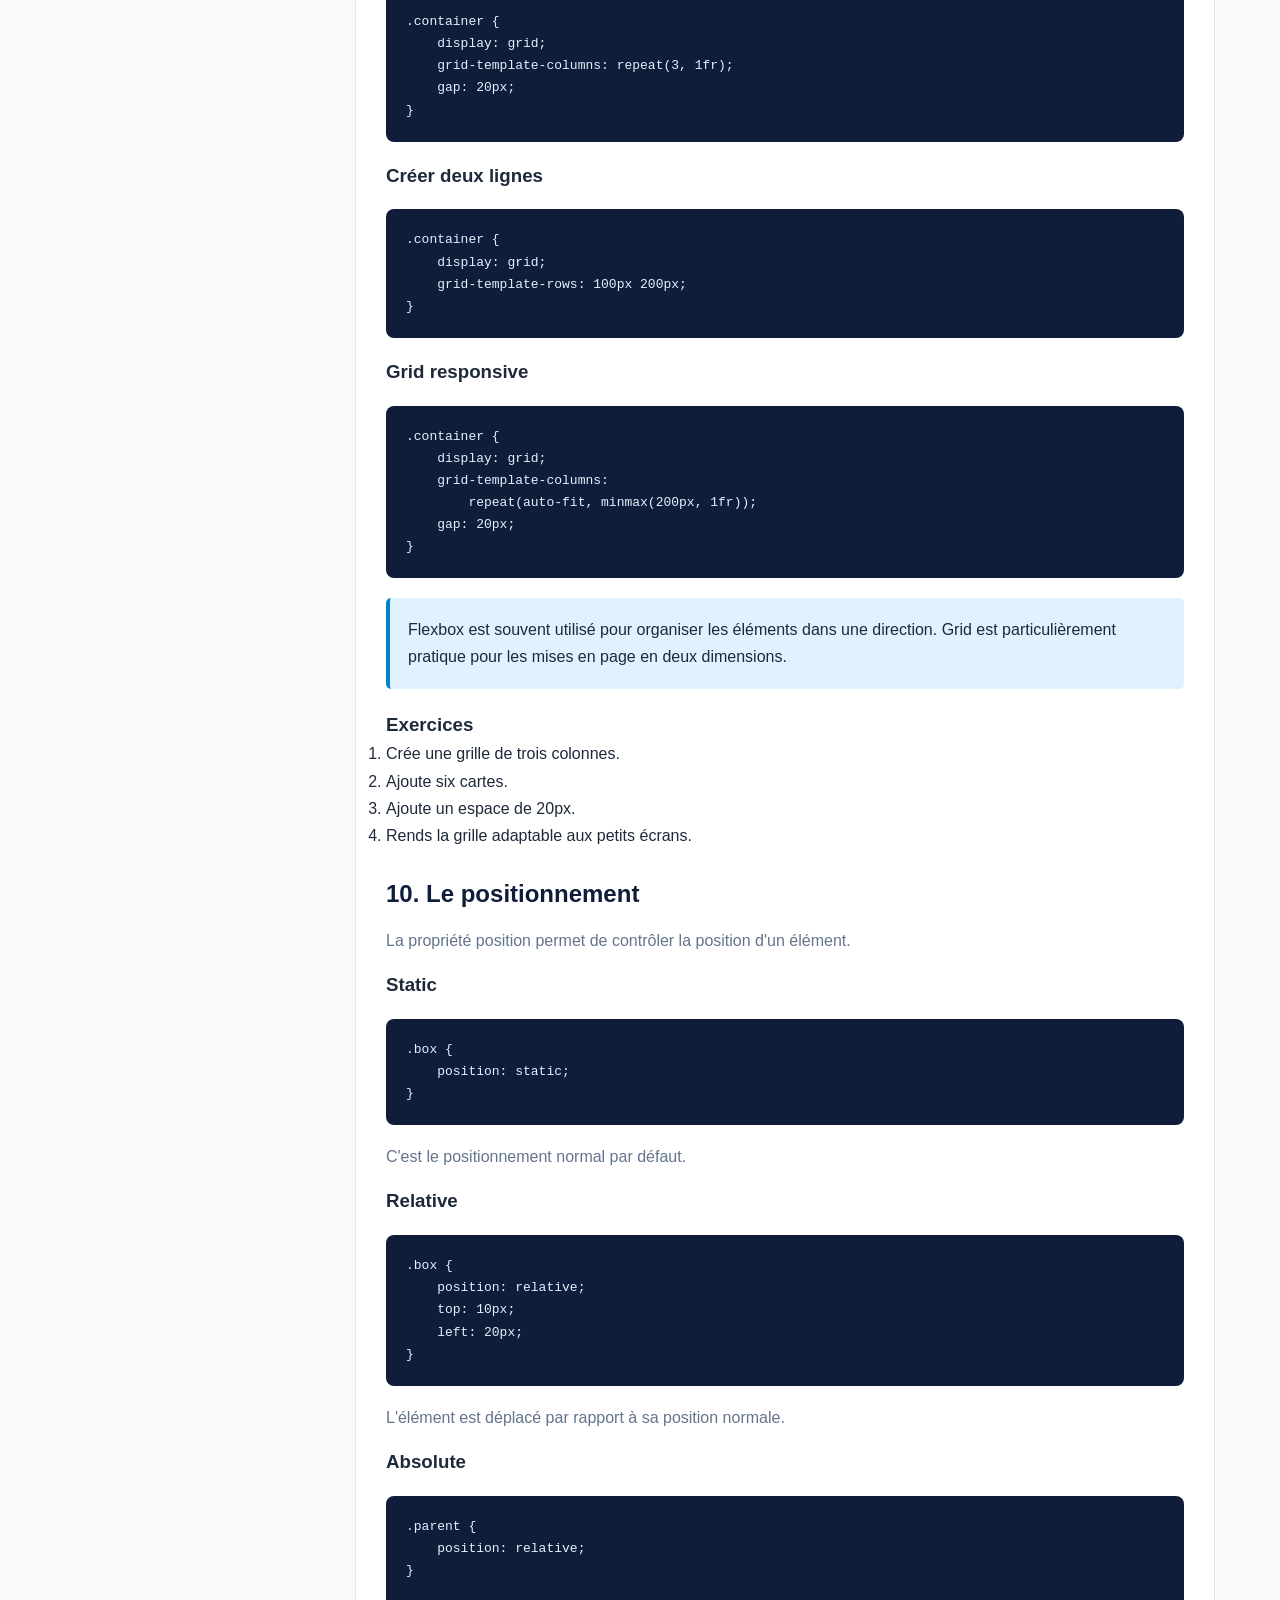
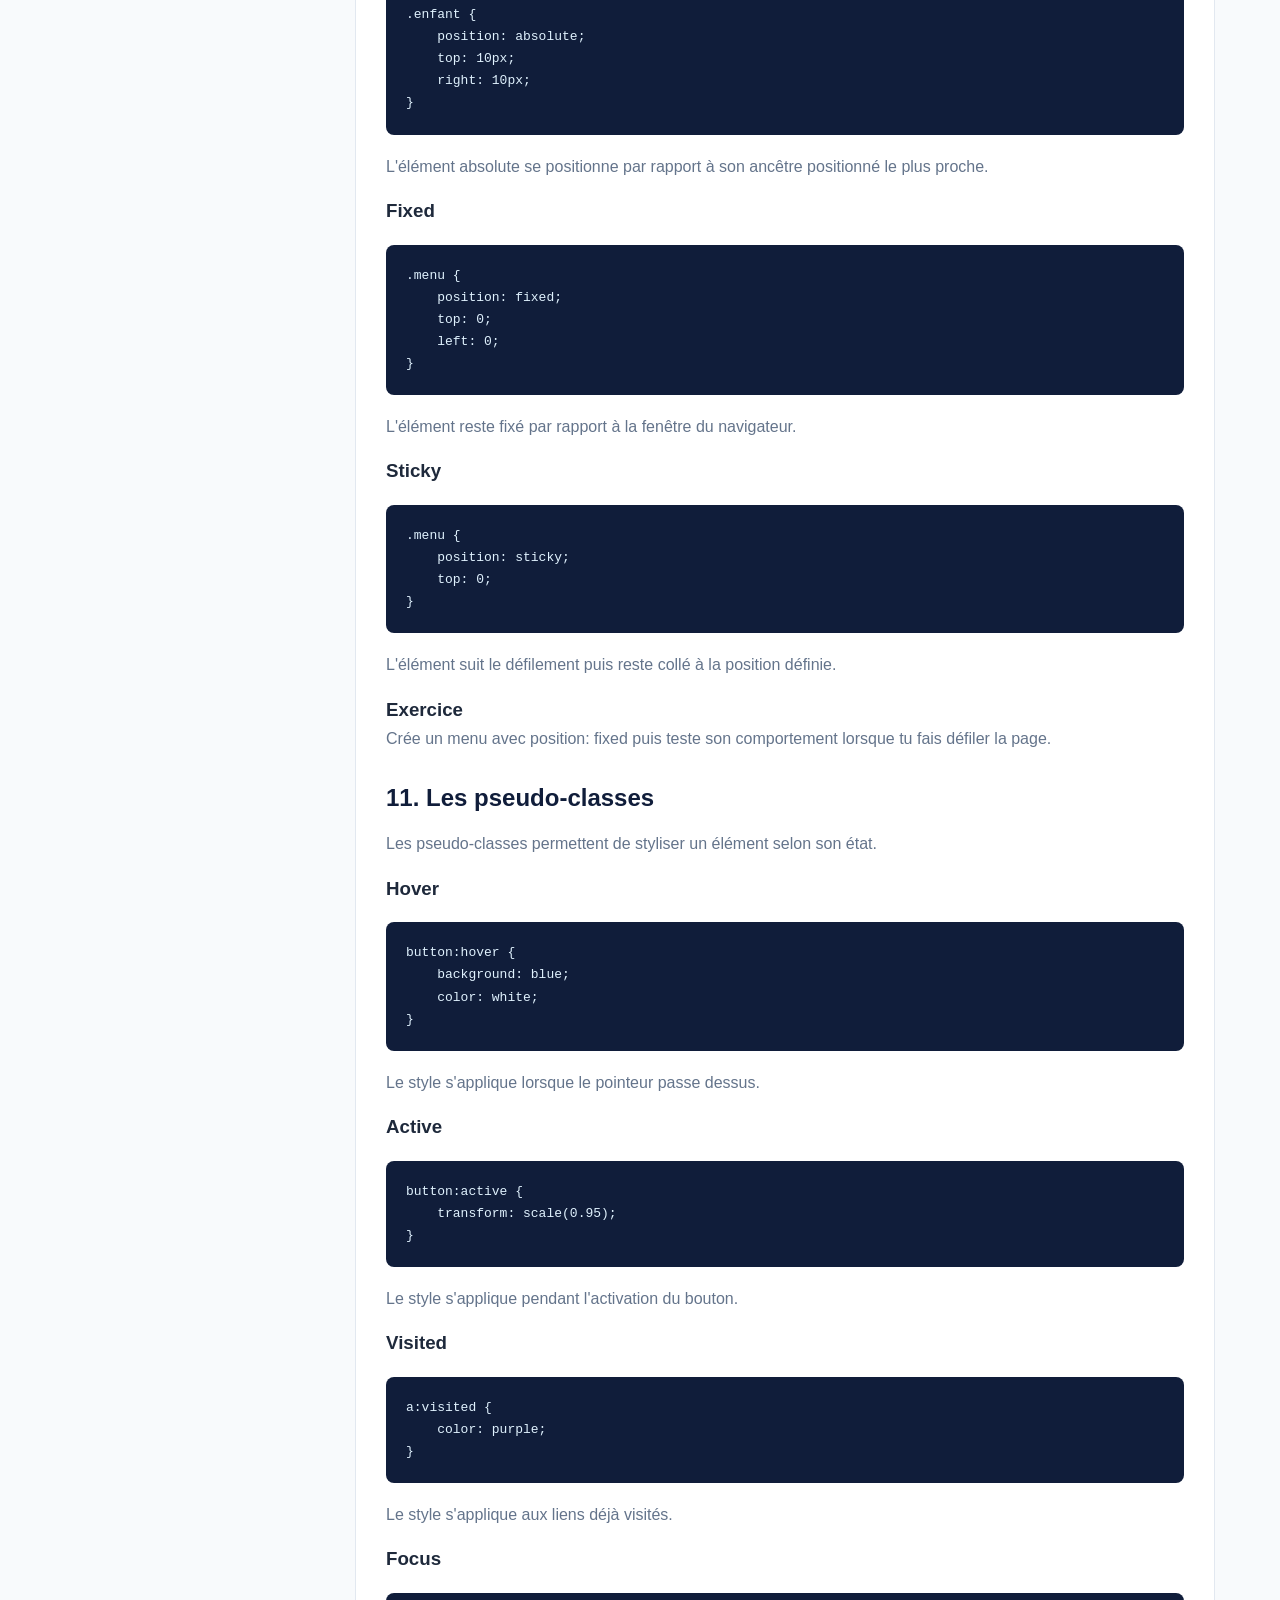
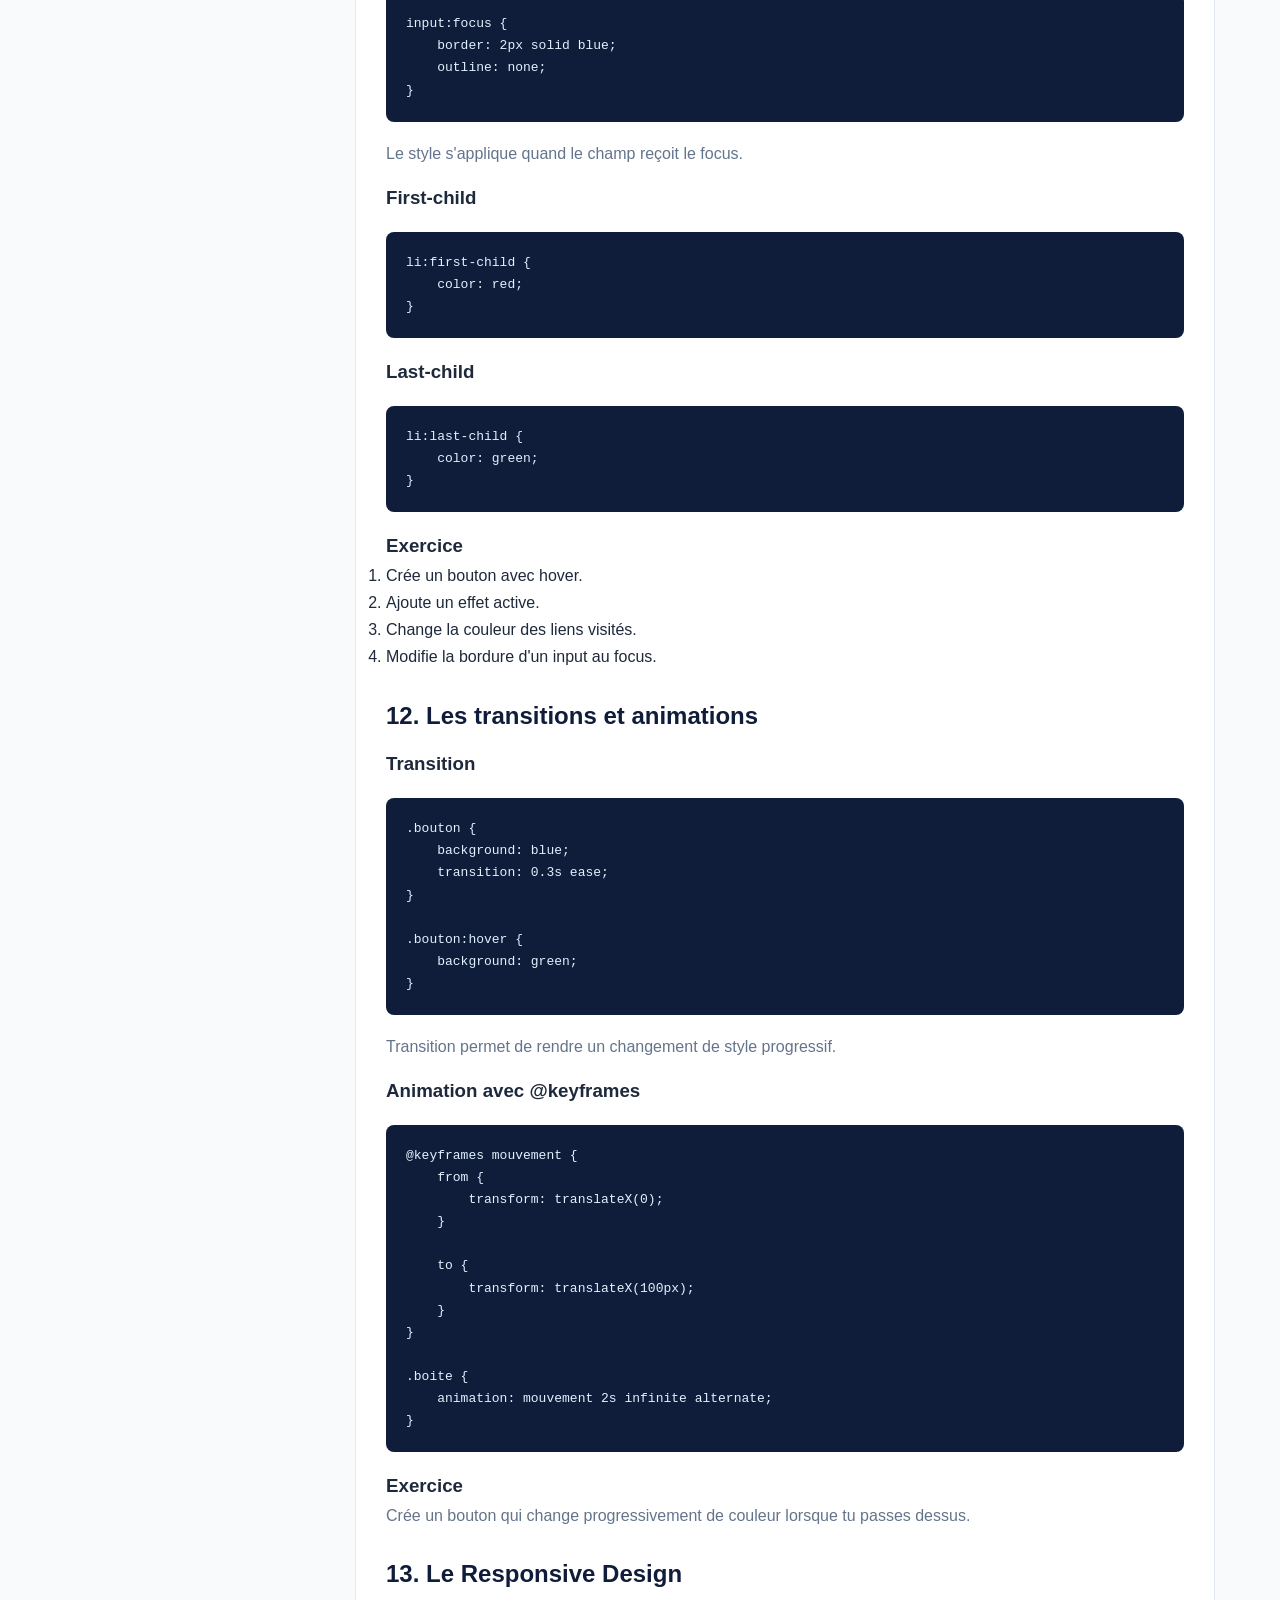
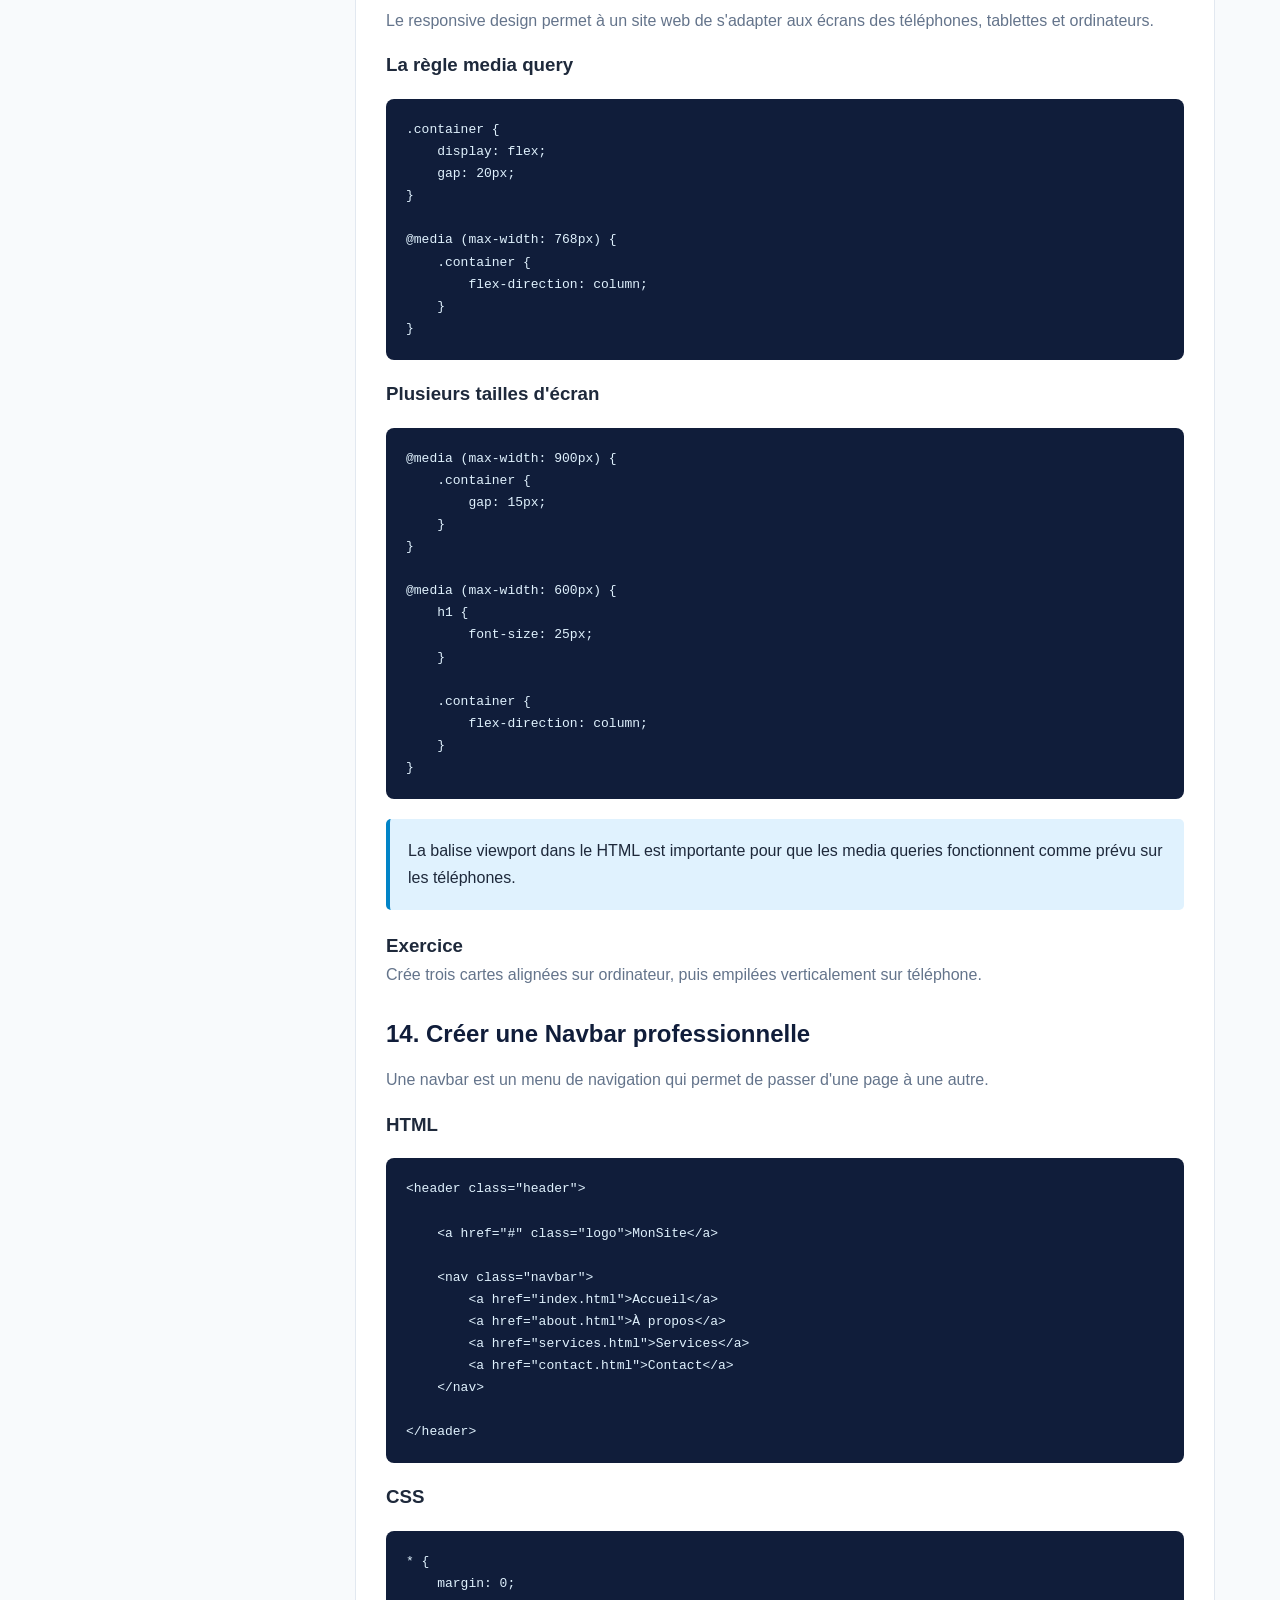
<file: css.html>
<!DOCTYPE html>
<html lang="fr">
<head>
    <meta charset="UTF-8">
    <meta name="viewport" content="width=device-width, initial-scale=1.0">
    <title>Formation CSS - LearnCode</title>
    <link rel="stylesheet" href="style.css">
</head>

<body>

<header class="lc-header">
    <a href="index.html" class="lc-logo">Learn<span>Code</span></a>

    <nav class="lc-nav">
        <a href="index.html">Accueil</a>
        <a href="cours.html" class="active">Cours</a>
        <a href="exercices.html">Exercices</a>
        <a href="premium.html">Premium</a>
        <a href="contact.html">Contact</a>
    </nav>
</header>

<section class="lesson-hero">
    <p>FORMATION COMPLÈTE</p>
    <h1>Apprendre le CSS</h1>
    <p>
        Apprenez à styliser vos pages web avec les couleurs,
        Flexbox, Grid, les animations et le responsive design.
    </p>
</section>

<main class="lesson-layout">

    <aside class="lesson-sidebar">
        <h3>Programme CSS</h3>
        <a href="#introduction">1. Introduction</a>
        <a href="#selecteurs">2. Sélecteurs</a>
        <a href="#couleurs">3. Couleurs</a>
        <a href="#typographie">4. Typographie</a>
        <a href="#espacements">5. Espacements</a>
        <a href="#box-model">6. Box Model</a>
        <a href="#display">7. Display</a>
        <a href="#flexbox">8. Flexbox</a>
        <a href="#grid">9. Grid</a>
        <a href="#positionnement">10. Positionnement</a>
        <a href="#pseudo-classes">11. Pseudo-classes</a>
        <a href="#animations">12. Animations</a>
        <a href="#responsive">13. Responsive</a>
        <a href="#navbar">14. Navbar</a>
        <a href="#projet">15. Projet pratique</a>
    </aside>

    <div class="lesson-content">

        <section id="introduction">
            <h2>1. Introduction au CSS</h2>

            <p>
                CSS signifie Cascading Style Sheets.
                Il permet de modifier l'apparence des pages HTML :
                couleurs, tailles, espacements, disposition et animations.
            </p>

            <h3>Comment ajouter du CSS ?</h3>

            <p>Il existe trois méthodes principales.</p>

            <h3>CSS en ligne</h3>
            <pre><code>&lt;p style="color: red;"&gt;
    Bonjour !
&lt;/p&gt;</code></pre>

            <h3>CSS interne</h3>
            <pre><code>&lt;style&gt;
    p {
        color: blue;
    }
&lt;/style&gt;</code></pre>

            <h3>CSS externe</h3>
            <pre><code>&lt;link rel="stylesheet" href="style.css"&gt;</code></pre>

            <div class="lesson-note">
                La méthode externe est recommandée pour organiser
                un vrai projet web.
            </div>

            <h3>Exercice</h3>
            <p>Relie un fichier HTML à un fichier style.css.</p>
        </section>

        <section id="selecteurs">
            <h2>2. Les sélecteurs CSS</h2>

            <p>
                Un sélecteur permet de choisir les éléments HTML
                auxquels on veut appliquer un style.
            </p>

            <h3>Sélecteur de balise</h3>
            <pre><code>p {
    color: blue;
}</code></pre>

            <h3>Sélecteur de classe</h3>
            <pre><code>.titre {
    color: green;
}</code></pre>

            <p>Dans HTML :</p>
            <pre><code>&lt;h1 class="titre"&gt;Bienvenue&lt;/h1&gt;</code></pre>

            <h3>Sélecteur d'identifiant</h3>
            <pre><code>#principal {
    background: lightgray;
}</code></pre>

            <p>Dans HTML :</p>
            <pre><code>&lt;section id="principal"&gt;
    Contenu principal
&lt;/section&gt;</code></pre>

            <h3>Sélecteur universel</h3>
            <pre><code>* {
    margin: 0;
    padding: 0;
}</code></pre>

            <h3>Exercice</h3>
            <p>
                Applique une couleur rouge à tous les paragraphes,
                une couleur verte à une classe .titre et un fond
                gris à un élément ayant l'id #principal.
            </p>
        </section>

        <section id="couleurs">
            <h2>3. Les couleurs et les arrière-plans</h2>

            <p>
                CSS permet de définir les couleurs du texte,
                les arrière-plans et les bordures.
            </p>

            <pre><code>body {
    background-color: #f2f2f2;
}

h1 {
    color: blue;
}

p {
    color: rgb(50, 50, 50);
}</code></pre>

            <h3>Différentes écritures</h3>

            <pre><code>color: red;

color: #ff0000;

color: rgb(255, 0, 0);

color: rgba(255, 0, 0, 0.5);</code></pre>

            <h3>Image en arrière-plan</h3>

            <pre><code>.hero {
    background-image: url("images/fond.jpg");
    background-size: cover;
    background-position: center;
}</code></pre>

            <h3>Exercice</h3>
            <p>
                Crée une page avec un fond clair, un titre bleu
                et un paragraphe gris.
            </p>
        </section>

        <section id="typographie">
            <h2>4. La typographie</h2>

            <p>
                La typographie concerne l'apparence des textes :
                police, taille, épaisseur et alignement.
            </p>

            <pre><code>h1 {
    font-family: Arial, sans-serif;
    font-size: 32px;
    font-weight: bold;
    text-align: center;
}

p {
    font-size: 16px;
    line-height: 1.6;
    text-align: justify;
}</code></pre>

            <h3>Propriétés importantes</h3>

            <ul>
                <li><code>font-family</code> : police.</li>
                <li><code>font-size</code> : taille.</li>
                <li><code>font-weight</code> : épaisseur.</li>
                <li><code>text-align</code> : alignement.</li>
                <li><code>line-height</code> : hauteur de ligne.</li>
                <li><code>text-decoration</code> : décoration du texte.</li>
            </ul>

            <h3>Exercice</h3>
            <p>
                Crée un titre centré de 36px et un paragraphe
                de 18px avec une hauteur de ligne de 1.5.
            </p>
        </section>

        <section id="espacements">
            <h2>5. Les espacements : margin et padding</h2>

            <p>
                Ces propriétés permettent de gérer les espaces
                autour et à l'intérieur des éléments.
            </p>

            <h3>Margin</h3>
            <pre><code>.carte {
    margin: 20px;
}</code></pre>

            <p>
                <code>margin</code> crée un espace extérieur
                autour de l'élément.
            </p>

            <h3>Padding</h3>
            <pre><code>.carte {
    padding: 20px;
}</code></pre>

            <p>
                <code>padding</code> crée un espace intérieur
                entre le contenu et la bordure.
            </p>

            <h3>Définir chaque côté</h3>
            <pre><code>.carte {
    margin-top: 10px;
    margin-right: 20px;
    margin-bottom: 10px;
    margin-left: 20px;
}</code></pre>

            <h3>Exercice</h3>
            <p>
                Crée une carte avec 20px de padding et
                15px de margin.
            </p>
        </section>

        <section id="box-model">
            <h2>6. Le Box Model</h2>

            <p>
                Chaque élément HTML est représenté comme une boîte.
                Cette boîte contient quatre parties :
            </p>

            <ul>
                <li>Content : contenu.</li>
                <li>Padding : espace intérieur.</li>
                <li>Border : bordure.</li>
                <li>Margin : espace extérieur.</li>
            </ul>

            <pre><code>* {
    box-sizing: border-box;
}

.card {
    width: 300px;
    padding: 20px;
    border: 2px solid black;
    margin: 15px;
}</code></pre>

            <div class="lesson-note">
                <strong>À retenir :</strong>
                <code>box-sizing: border-box;</code> permet
                d'inclure le padding et la bordure dans la
                largeur définie.
            </div>

            <h3>Exercice</h3>
            <p>
                Crée une boîte de 300px de largeur avec une
                bordure de 2px et un padding de 20px.
            </p>
        </section>

        <section id="display">
            <h2>7. La propriété Display</h2>

            <p>
                La propriété display définit la manière dont
                un élément apparaît et occupe l'espace.
            </p>

            <h3>Display block</h3>
            <pre><code>div {
    display: block;
}</code></pre>
            <p>
                Un élément block commence généralement sur
                une nouvelle ligne et occupe toute la largeur
                disponible.
            </p>

            <h3>Display inline</h3>
            <pre><code>span {
    display: inline;
}</code></pre>
            <p>
                Un élément inline reste dans la ligne du texte.
            </p>

            <h3>Display inline-block</h3>
            <pre><code>.bouton {
    display: inline-block;
    width: 150px;
    padding: 10px;
}</code></pre>

            <h3>Display none</h3>
            <pre><code>.cache {
    display: none;
}</code></pre>
            <p>
                L'élément n'est plus affiché et ne réserve
                plus son espace habituel.
            </p>

            <h3>Exercice</h3>
            <p>
                Crée trois éléments et teste block, inline
                et inline-block pour observer les différences.
            </p>
        </section>

        <section id="flexbox">
            <h2>8. Flexbox</h2>

            <p>
                Flexbox permet d'organiser facilement des éléments
                sur une ligne ou une colonne.
            </p>

            <h3>Activer Flexbox</h3>
            <pre><code>.container {
    display: flex;
}</code></pre>

            <h3>Direction</h3>
            <pre><code>.container {
    display: flex;
    flex-direction: row;
}</code></pre>

            <ul>
                <li><code>row</code> : éléments sur une ligne.</li>
                <li><code>column</code> : éléments en colonne.</li>
                <li><code>row-reverse</code> : ligne inversée.</li>
                <li><code>column-reverse</code> : colonne inversée.</li>
            </ul>

            <h3>Justify-content</h3>
            <pre><code>.container {
    display: flex;
    justify-content: center;
}</code></pre>

            <p>
                Cette propriété organise les éléments sur
                l'axe principal.
            </p>

            <ul>
                <li><code>flex-start</code></li>
                <li><code>center</code></li>
                <li><code>flex-end</code></li>
                <li><code>space-between</code></li>
                <li><code>space-around</code></li>
                <li><code>space-evenly</code></li>
            </ul>

            <h3>Align-items</h3>
            <pre><code>.container {
    display: flex;
    align-items: center;
}</code></pre>

            <p>
                Cette propriété aligne les éléments sur
                l'axe transversal.
            </p>

            <h3>Gap</h3>
            <pre><code>.container {
    display: flex;
    gap: 20px;
}</code></pre>

            <h3>Exemple complet</h3>
            <pre><code>.container {
    display: flex;
    flex-direction: row;
    justify-content: space-between;
    align-items: center;
    gap: 20px;
}

.box {
    width: 100px;
    padding: 20px;
    background: lightblue;
}</code></pre>

            <p>HTML correspondant :</p>
            <pre><code>&lt;div class="container"&gt;
    &lt;div class="box"&gt;1&lt;/div&gt;
    &lt;div class="box"&gt;2&lt;/div&gt;
    &lt;div class="box"&gt;3&lt;/div&gt;
&lt;/div&gt;</code></pre>

            <div class="lesson-note">
                Flexbox est particulièrement utile pour les menus,
                les boutons, les cartes et les alignements.
            </div>

            <h3>Exercices</h3>
            <ol>
                <li>Aligne trois boîtes horizontalement.</li>
                <li>Centre-les avec justify-content.</li>
                <li>Place-les en colonne.</li>
                <li>Ajoute un espace de 15px avec gap.</li>
                <li>Centre-les verticalement dans un conteneur.</li>
            </ol>
        </section>

        <section id="grid">
            <h2>9. CSS Grid</h2>

            <p>
                Grid permet de créer des mises en page
                organisées en lignes et en colonnes.
            </p>

            <h3>Activer Grid</h3>
            <pre><code>.container {
    display: grid;
}</code></pre>

            <h3>Créer trois colonnes</h3>
            <pre><code>.container {
    display: grid;
    grid-template-columns: 1fr 1fr 1fr;
    gap: 20px;
}</code></pre>

            <h3>Utiliser repeat()</h3>
            <pre><code>.container {
    display: grid;
    grid-template-columns: repeat(3, 1fr);
    gap: 20px;
}</code></pre>

            <h3>Créer deux lignes</h3>
            <pre><code>.container {
    display: grid;
    grid-template-rows: 100px 200px;
}</code></pre>

            <h3>Grid responsive</h3>
            <pre><code>.container {
    display: grid;
    grid-template-columns:
        repeat(auto-fit, minmax(200px, 1fr));
    gap: 20px;
}</code></pre>

            <div class="lesson-note">
                Flexbox est souvent utilisé pour organiser
                les éléments dans une direction. Grid est
                particulièrement pratique pour les mises
                en page en deux dimensions.
            </div>

            <h3>Exercices</h3>
            <ol>
                <li>Crée une grille de trois colonnes.</li>
                <li>Ajoute six cartes.</li>
                <li>Ajoute un espace de 20px.</li>
                <li>Rends la grille adaptable aux petits écrans.</li>
            </ol>
        </section>

        <section id="positionnement">
            <h2>10. Le positionnement</h2>

            <p>
                La propriété position permet de contrôler
                la position d'un élément.
            </p>

            <h3>Static</h3>
            <pre><code>.box {
    position: static;
}</code></pre>
            <p>C'est le positionnement normal par défaut.</p>

            <h3>Relative</h3>
            <pre><code>.box {
    position: relative;
    top: 10px;
    left: 20px;
}</code></pre>
            <p>
                L'élément est déplacé par rapport à sa position
                normale.
            </p>

            <h3>Absolute</h3>
            <pre><code>.parent {
    position: relative;
}

.enfant {
    position: absolute;
    top: 10px;
    right: 10px;
}</code></pre>
            <p>
                L'élément absolute se positionne par rapport
                à son ancêtre positionné le plus proche.
            </p>

            <h3>Fixed</h3>
            <pre><code>.menu {
    position: fixed;
    top: 0;
    left: 0;
}</code></pre>
            <p>
                L'élément reste fixé par rapport à la fenêtre
                du navigateur.
            </p>

            <h3>Sticky</h3>
            <pre><code>.menu {
    position: sticky;
    top: 0;
}</code></pre>
            <p>
                L'élément suit le défilement puis reste collé
                à la position définie.
            </p>

            <h3>Exercice</h3>
            <p>
                Crée un menu avec position: fixed puis teste
                son comportement lorsque tu fais défiler la page.
            </p>
        </section>

        <section id="pseudo-classes">
            <h2>11. Les pseudo-classes</h2>

            <p>
                Les pseudo-classes permettent de styliser
                un élément selon son état.
            </p>

            <h3>Hover</h3>
            <pre><code>button:hover {
    background: blue;
    color: white;
}</code></pre>
            <p>Le style s'applique lorsque le pointeur passe dessus.</p>

            <h3>Active</h3>
            <pre><code>button:active {
    transform: scale(0.95);
}</code></pre>
            <p>Le style s'applique pendant l'activation du bouton.</p>

            <h3>Visited</h3>
            <pre><code>a:visited {
    color: purple;
}</code></pre>
            <p>Le style s'applique aux liens déjà visités.</p>

            <h3>Focus</h3>
            <pre><code>input:focus {
    border: 2px solid blue;
    outline: none;
}</code></pre>
            <p>Le style s'applique quand le champ reçoit le focus.</p>

            <h3>First-child</h3>
            <pre><code>li:first-child {
    color: red;
}</code></pre>

            <h3>Last-child</h3>
            <pre><code>li:last-child {
    color: green;
}</code></pre>

            <h3>Exercice</h3>
            <ol>
                <li>Crée un bouton avec hover.</li>
                <li>Ajoute un effet active.</li>
                <li>Change la couleur des liens visités.</li>
                <li>Modifie la bordure d'un input au focus.</li>
            </ol>
        </section>

        <section id="animations">
            <h2>12. Les transitions et animations</h2>

            <h3>Transition</h3>
            <pre><code>.bouton {
    background: blue;
    transition: 0.3s ease;
}

.bouton:hover {
    background: green;
}</code></pre>

            <p>
                Transition permet de rendre un changement
                de style progressif.
            </p>

            <h3>Animation avec @keyframes</h3>
            <pre><code>@keyframes mouvement {
    from {
        transform: translateX(0);
    }

    to {
        transform: translateX(100px);
    }
}

.boite {
    animation: mouvement 2s infinite alternate;
}</code></pre>

            <h3>Exercice</h3>
            <p>
                Crée un bouton qui change progressivement
                de couleur lorsque tu passes dessus.
            </p>
        </section>

        <section id="responsive">
            <h2>13. Le Responsive Design</h2>

            <p>
                Le responsive design permet à un site web
                de s'adapter aux écrans des téléphones,
                tablettes et ordinateurs.
            </p>

            <h3>La règle media query</h3>
            <pre><code>.container {
    display: flex;
    gap: 20px;
}

@media (max-width: 768px) {
    .container {
        flex-direction: column;
    }
}</code></pre>

            <h3>Plusieurs tailles d'écran</h3>
            <pre><code>@media (max-width: 900px) {
    .container {
        gap: 15px;
    }
}

@media (max-width: 600px) {
    h1 {
        font-size: 25px;
    }

    .container {
        flex-direction: column;
    }
}</code></pre>

            <div class="lesson-note">
                La balise viewport dans le HTML est importante
                pour que les media queries fonctionnent comme prévu
                sur les téléphones.
            </div>

            <h3>Exercice</h3>
            <p>
                Crée trois cartes alignées sur ordinateur,
                puis empilées verticalement sur téléphone.
            </p>
        </section>

        <section id="navbar">
            <h2>14. Créer une Navbar professionnelle</h2>

            <p>
                Une navbar est un menu de navigation qui permet
                de passer d'une page à une autre.
            </p>

            <h3>HTML</h3>
            <pre><code>&lt;header class="header"&gt;

    &lt;a href="#" class="logo"&gt;MonSite&lt;/a&gt;

    &lt;nav class="navbar"&gt;
        &lt;a href="index.html"&gt;Accueil&lt;/a&gt;
        &lt;a href="about.html"&gt;À propos&lt;/a&gt;
        &lt;a href="services.html"&gt;Services&lt;/a&gt;
        &lt;a href="contact.html"&gt;Contact&lt;/a&gt;
    &lt;/nav&gt;

&lt;/header&gt;</code></pre>

            <h3>CSS</h3>
            <pre><code>* {
    margin: 0;
    padding: 0;
    box-sizing: border-box;
}

.header {
    display: flex;
    justify-content: space-between;
    align-items: center;
    padding: 20px 40px;
    background: #22243a;
}

.logo {
    color: white;
</file>
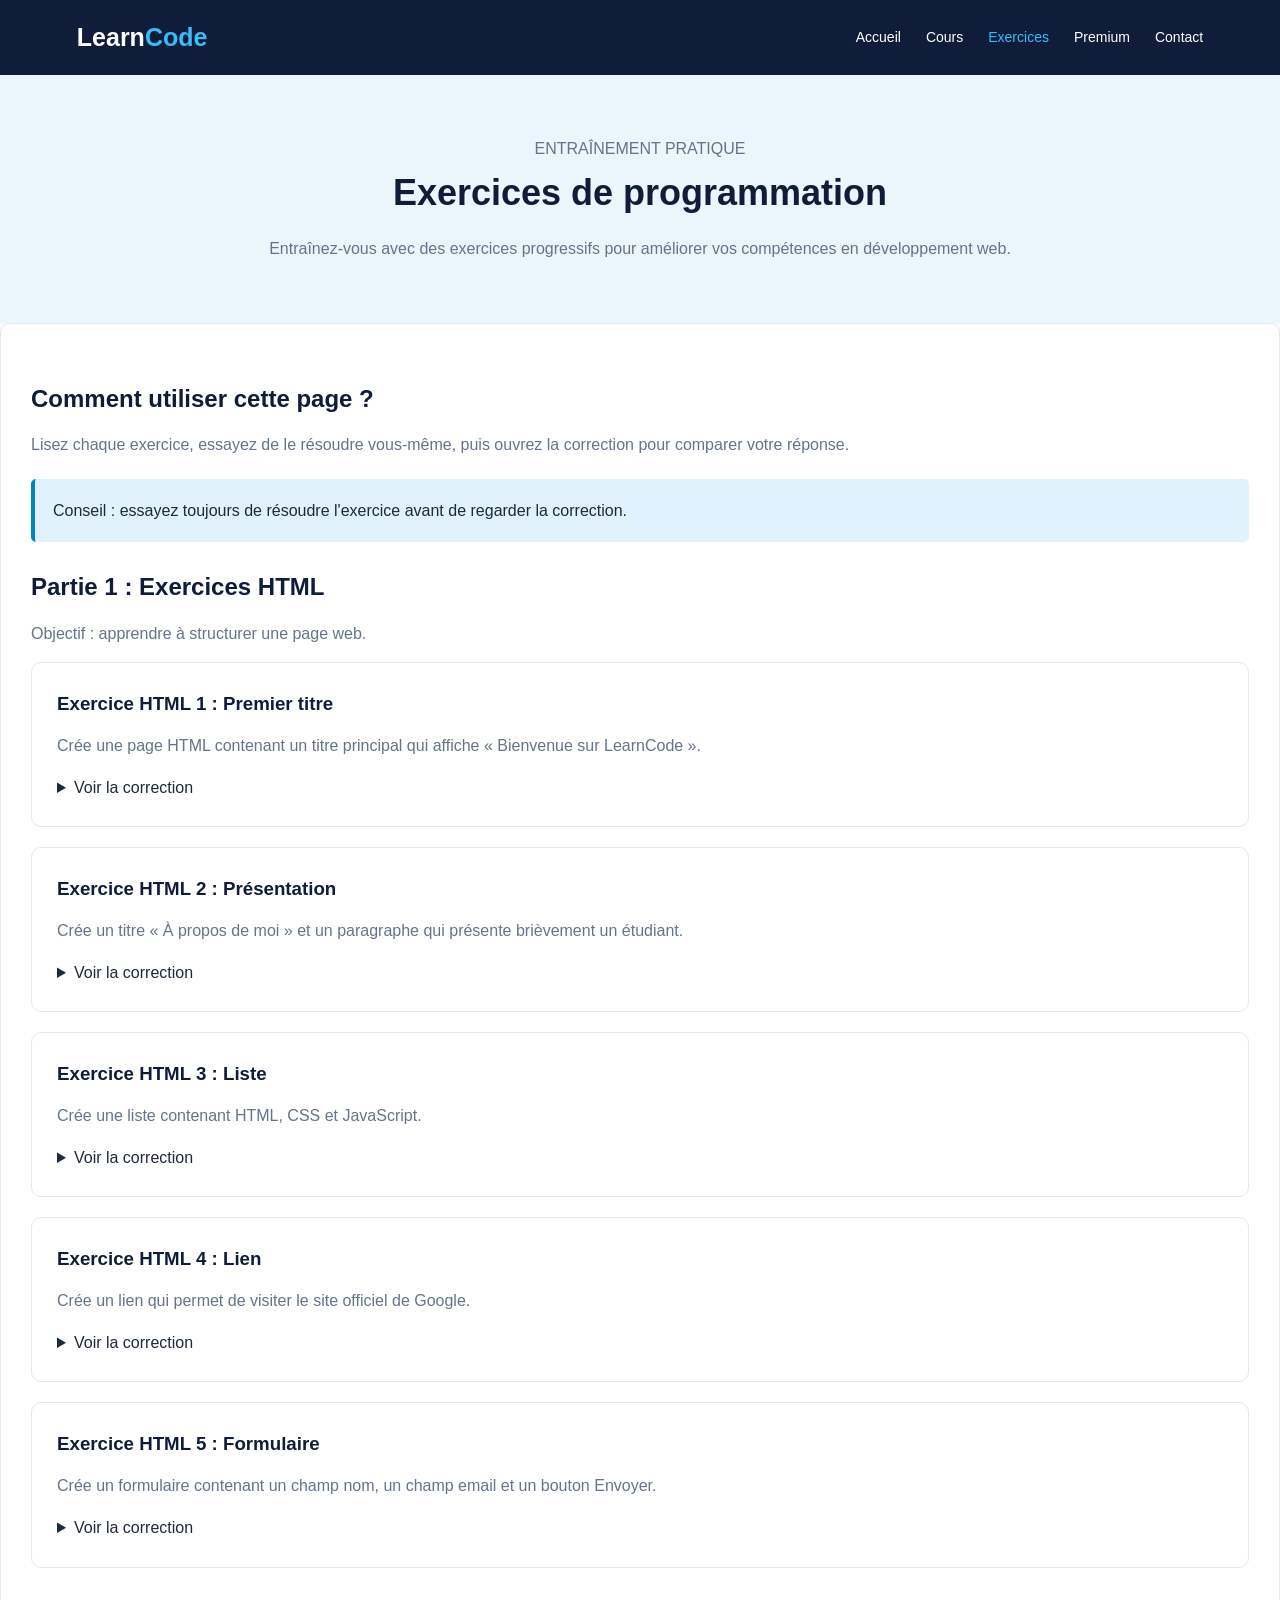
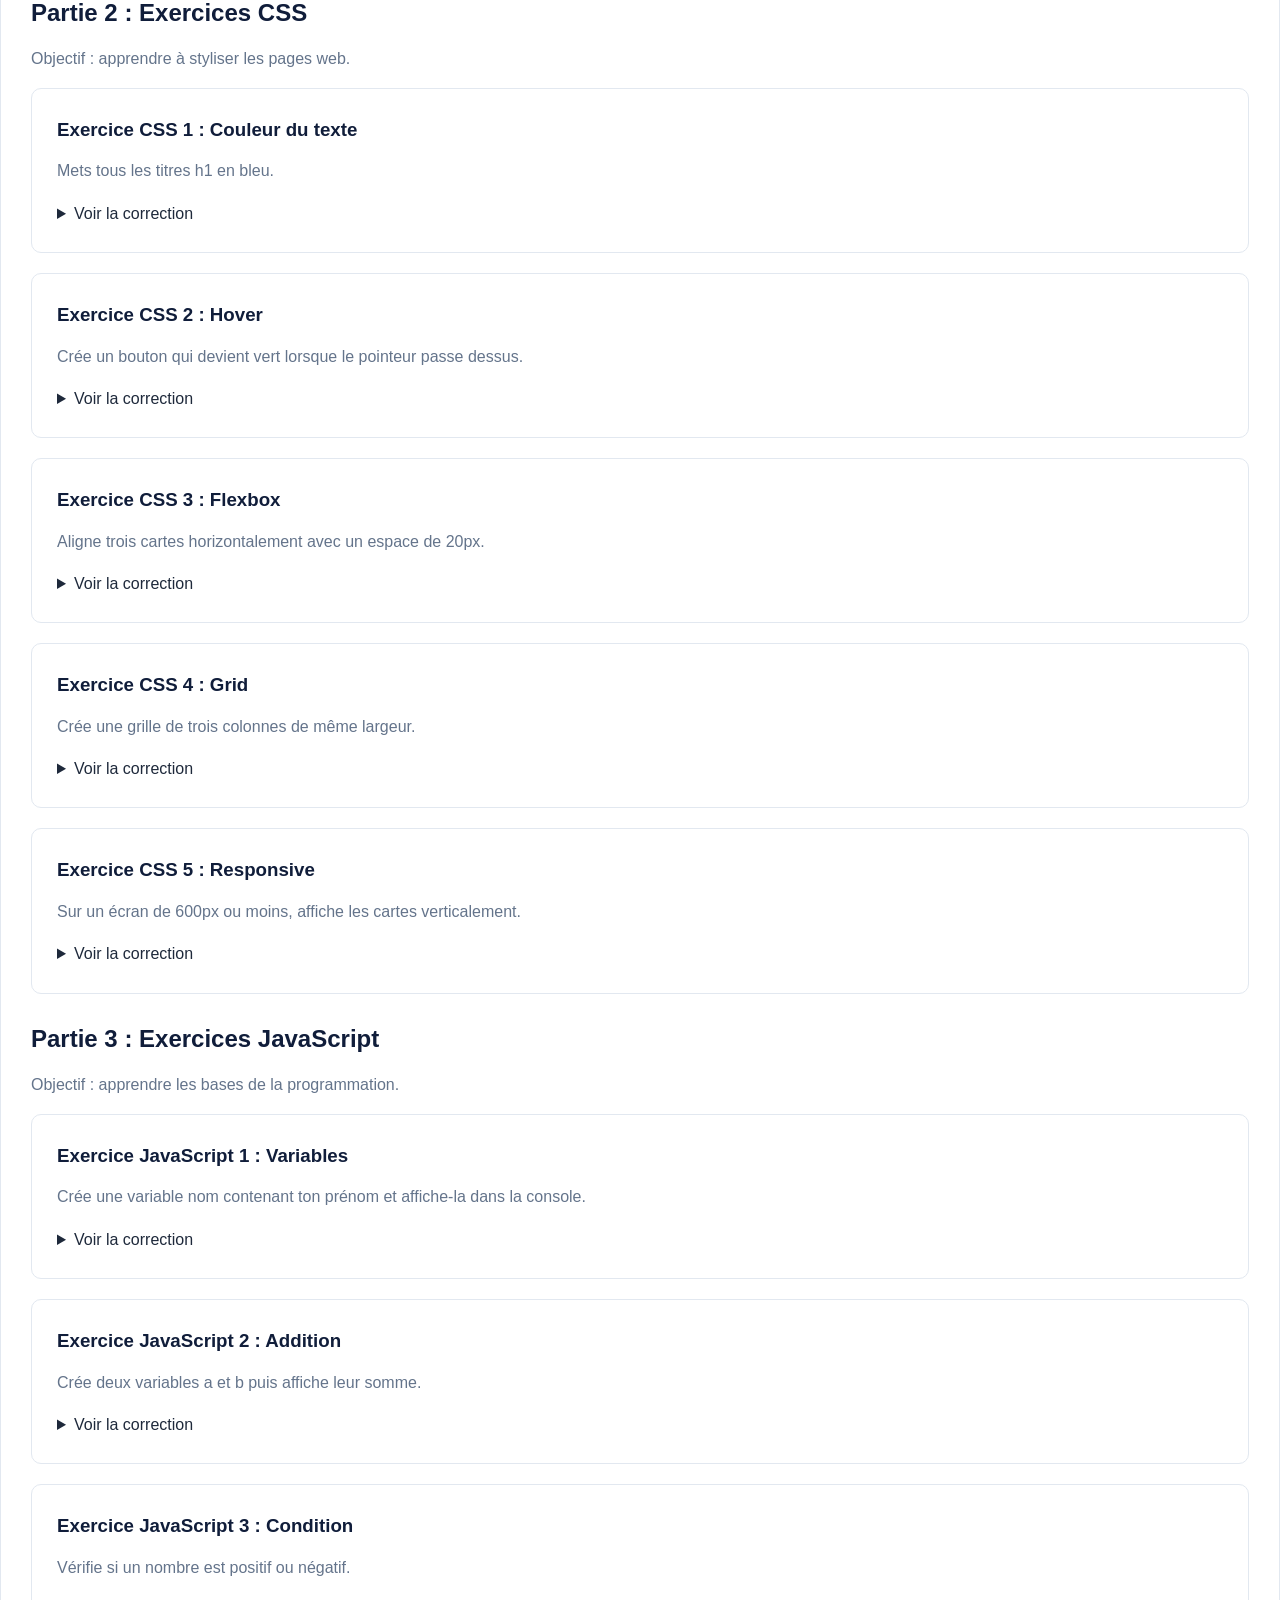
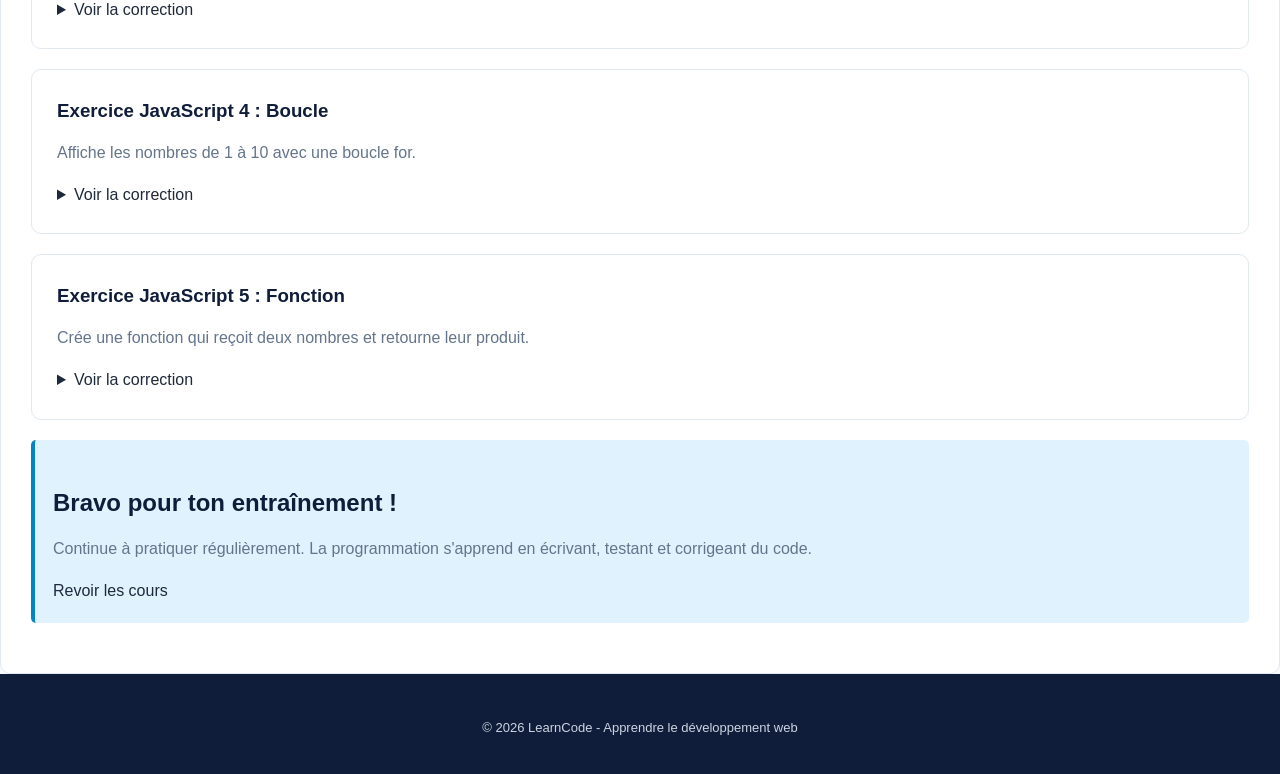
<file: exercices.html>
<!DOCTYPE html>
<html lang="fr">
<head>
    <meta charset="UTF-8">
    <meta name="viewport" content="width=device-width, initial-scale=1.0">
    <title>Exercices - LearnCode</title>
    <link rel="stylesheet" href="style.css">
</head>

<body>

<header class="lc-header">
    <a href="index.html" class="lc-logo">Learn<span>Code</span></a>

    <nav class="lc-nav">
        <a href="index.html">Accueil</a>
        <a href="cours.html">Cours</a>
        <a href="exercices.html" class="active">Exercices</a>
        <a href="premium.html">Premium</a>
        <a href="contact.html">Contact</a>
    </nav>
</header>

<section class="lesson-hero">
    <p>ENTRAÎNEMENT PRATIQUE</p>
    <h1>Exercices de programmation</h1>
    <p>
        Entraînez-vous avec des exercices progressifs
        pour améliorer vos compétences en développement web.
    </p>
</section>

<main class="lesson-content">

    <section>
        <h2>Comment utiliser cette page ?</h2>
        <p>
            Lisez chaque exercice, essayez de le résoudre
            vous-même, puis ouvrez la correction pour comparer
            votre réponse.
        </p>

        <div class="lesson-note">
            Conseil : essayez toujours de résoudre l'exercice
            avant de regarder la correction.
        </div>
    </section>

    <!-- HTML -->
    <section>
        <h2>Partie 1 : Exercices HTML</h2>
        <p>Objectif : apprendre à structurer une page web.</p>

        <article class="exercise-card">
            <h3>Exercice HTML 1 : Premier titre</h3>
            <p>
                Crée une page HTML contenant un titre principal
                qui affiche « Bienvenue sur LearnCode ».
            </p>

            <details>
                <summary>Voir la correction</summary>
                <pre><code>&lt;h1&gt;Bienvenue sur LearnCode&lt;/h1&gt;</code></pre>
            </details>
        </article>

        <article class="exercise-card">
            <h3>Exercice HTML 2 : Présentation</h3>
            <p>
                Crée un titre « À propos de moi » et un paragraphe
                qui présente brièvement un étudiant.
            </p>

            <details>
                <summary>Voir la correction</summary>
                <pre><code>&lt;h2&gt;À propos de moi&lt;/h2&gt;
&lt;p&gt;Je suis étudiant et j'apprends
le développement web.&lt;/p&gt;</code></pre>
            </details>
        </article>

        <article class="exercise-card">
            <h3>Exercice HTML 3 : Liste</h3>
            <p>
                Crée une liste contenant HTML, CSS et JavaScript.
            </p>

            <details>
                <summary>Voir la correction</summary>
                <pre><code>&lt;ul&gt;
    &lt;li&gt;HTML&lt;/li&gt;
    &lt;li&gt;CSS&lt;/li&gt;
    &lt;li&gt;JavaScript&lt;/li&gt;
&lt;/ul&gt;</code></pre>
            </details>
        </article>

        <article class="exercise-card">
            <h3>Exercice HTML 4 : Lien</h3>
            <p>
                Crée un lien qui permet de visiter le site
                officiel de Google.
            </p>

            <details>
                <summary>Voir la correction</summary>
                <pre><code>&lt;a href="https://www.google.com"&gt;
    Visiter Google
&lt;/a&gt;</code></pre>
            </details>
        </article>

        <article class="exercise-card">
            <h3>Exercice HTML 5 : Formulaire</h3>
            <p>
                Crée un formulaire contenant un champ nom,
                un champ email et un bouton Envoyer.
            </p>

            <details>
                <summary>Voir la correction</summary>
                <pre><code>&lt;form&gt;
    &lt;label for="nom"&gt;Nom&lt;/label&gt;
    &lt;input type="text" id="nom"
    name="nom" required&gt;

    &lt;label for="email"&gt;Email&lt;/label&gt;
    &lt;input type="email" id="email"
    name="email" required&gt;

    &lt;button type="submit"&gt;
        Envoyer
    &lt;/button&gt;
&lt;/form&gt;</code></pre>
            </details>
        </article>
    </section>

    <!-- CSS -->
    <section>
        <h2>Partie 2 : Exercices CSS</h2>
        <p>Objectif : apprendre à styliser les pages web.</p>

        <article class="exercise-card">
            <h3>Exercice CSS 1 : Couleur du texte</h3>
            <p>
                Mets tous les titres h1 en bleu.
            </p>

            <details>
                <summary>Voir la correction</summary>
                <pre><code>h1 {
    color: blue;
}</code></pre>
            </details>
        </article>

        <article class="exercise-card">
            <h3>Exercice CSS 2 : Hover</h3>
            <p>
                Crée un bouton qui devient vert lorsque
                le pointeur passe dessus.
            </p>

            <details>
                <summary>Voir la correction</summary>
                <pre><code>button {
    background: blue;
    color: white;
}

button:hover {
    background: green;
}</code></pre>
            </details>
        </article>

        <article class="exercise-card">
            <h3>Exercice CSS 3 : Flexbox</h3>
            <p>
                Aligne trois cartes horizontalement avec
                un espace de 20px.
            </p>

            <details>
                <summary>Voir la correction</summary>
                <pre><code>.container {
    display: flex;
    gap: 20px;
}</code></pre>
            </details>
        </article>

        <article class="exercise-card">
            <h3>Exercice CSS 4 : Grid</h3>
            <p>
                Crée une grille de trois colonnes de même largeur.
            </p>

            <details>
                <summary>Voir la correction</summary>
                <pre><code>.container {
    display: grid;
    grid-template-columns:
        repeat(3, 1fr);
    gap: 20px;
}</code></pre>
            </details>
        </article>

        <article class="exercise-card">
            <h3>Exercice CSS 5 : Responsive</h3>
            <p>
                Sur un écran de 600px ou moins, affiche
                les cartes verticalement.
            </p>

            <details>
                <summary>Voir la correction</summary>
                <pre><code>@media (max-width: 600px) {
    .container {
        display: flex;
        flex-direction: column;
    }
}</code></pre>
            </details>
        </article>
    </section>

    <!-- JAVASCRIPT -->
    <section>
        <h2>Partie 3 : Exercices JavaScript</h2>
        <p>Objectif : apprendre les bases de la programmation.</p>

        <article class="exercise-card">
            <h3>Exercice JavaScript 1 : Variables</h3>
            <p>
                Crée une variable nom contenant ton prénom
                et affiche-la dans la console.
            </p>

            <details>
                <summary>Voir la correction</summary>
                <pre><code>let nom = "Franck";

console.log(nom);</code></pre>
            </details>
        </article>

        <article class="exercise-card">
            <h3>Exercice JavaScript 2 : Addition</h3>
            <p>
                Crée deux variables a et b puis affiche leur somme.
            </p>

            <details>
                <summary>Voir la correction</summary>
                <pre><code>let a = 10;
let b = 5;

let somme = a + b;

console.log(somme);</code></pre>
            </details>
        </article>

        <article class="exercise-card">
            <h3>Exercice JavaScript 3 : Condition</h3>
            <p>
                Vérifie si un nombre est positif ou négatif.
            </p>

            <details>
                <summary>Voir la correction</summary>
                <pre><code>let nombre = -5;

if (nombre > 0) {
    console.log("Positif");
} else if (nombre < 0) {
    console.log("Négatif");
} else {
    console.log("Zéro");
}</code></pre>
            </details>
        </article>

        <article class="exercise-card">
            <h3>Exercice JavaScript 4 : Boucle</h3>
            <p>
                Affiche les nombres de 1 à 10 avec une boucle for.
            </p>

            <details>
                <summary>Voir la correction</summary>
                <pre><code>for (let i = 1; i <= 10; i++) {
    console.log(i);
}</code></pre>
            </details>
        </article>

        <article class="exercise-card">
            <h3>Exercice JavaScript 5 : Fonction</h3>
            <p>
                Crée une fonction qui reçoit deux nombres
                et retourne leur produit.
            </p>

            <details>
                <summary>Voir la correction</summary>
                <pre><code>function multiplication(a, b) {
    return a * b;
}

let resultat = multiplication(4, 5);

console.log(resultat);</code></pre>
            </details>
        </article>
    </section>

    <section>
        <div class="lesson-note">
            <h2>Bravo pour ton entraînement !</h2>
            <p>
                Continue à pratiquer régulièrement.
                La programmation s'apprend en écrivant,
                testant et corrigeant du code.
            </p>

            <a href="cours.html" class="lc-btn">
                Revoir les cours
            </a>
        </div>
    </section>

</main>

<footer class="lc-footer">
    <p>© 2026 LearnCode - Apprendre le développement web</p>
</footer>

</body>
</html>
</file>
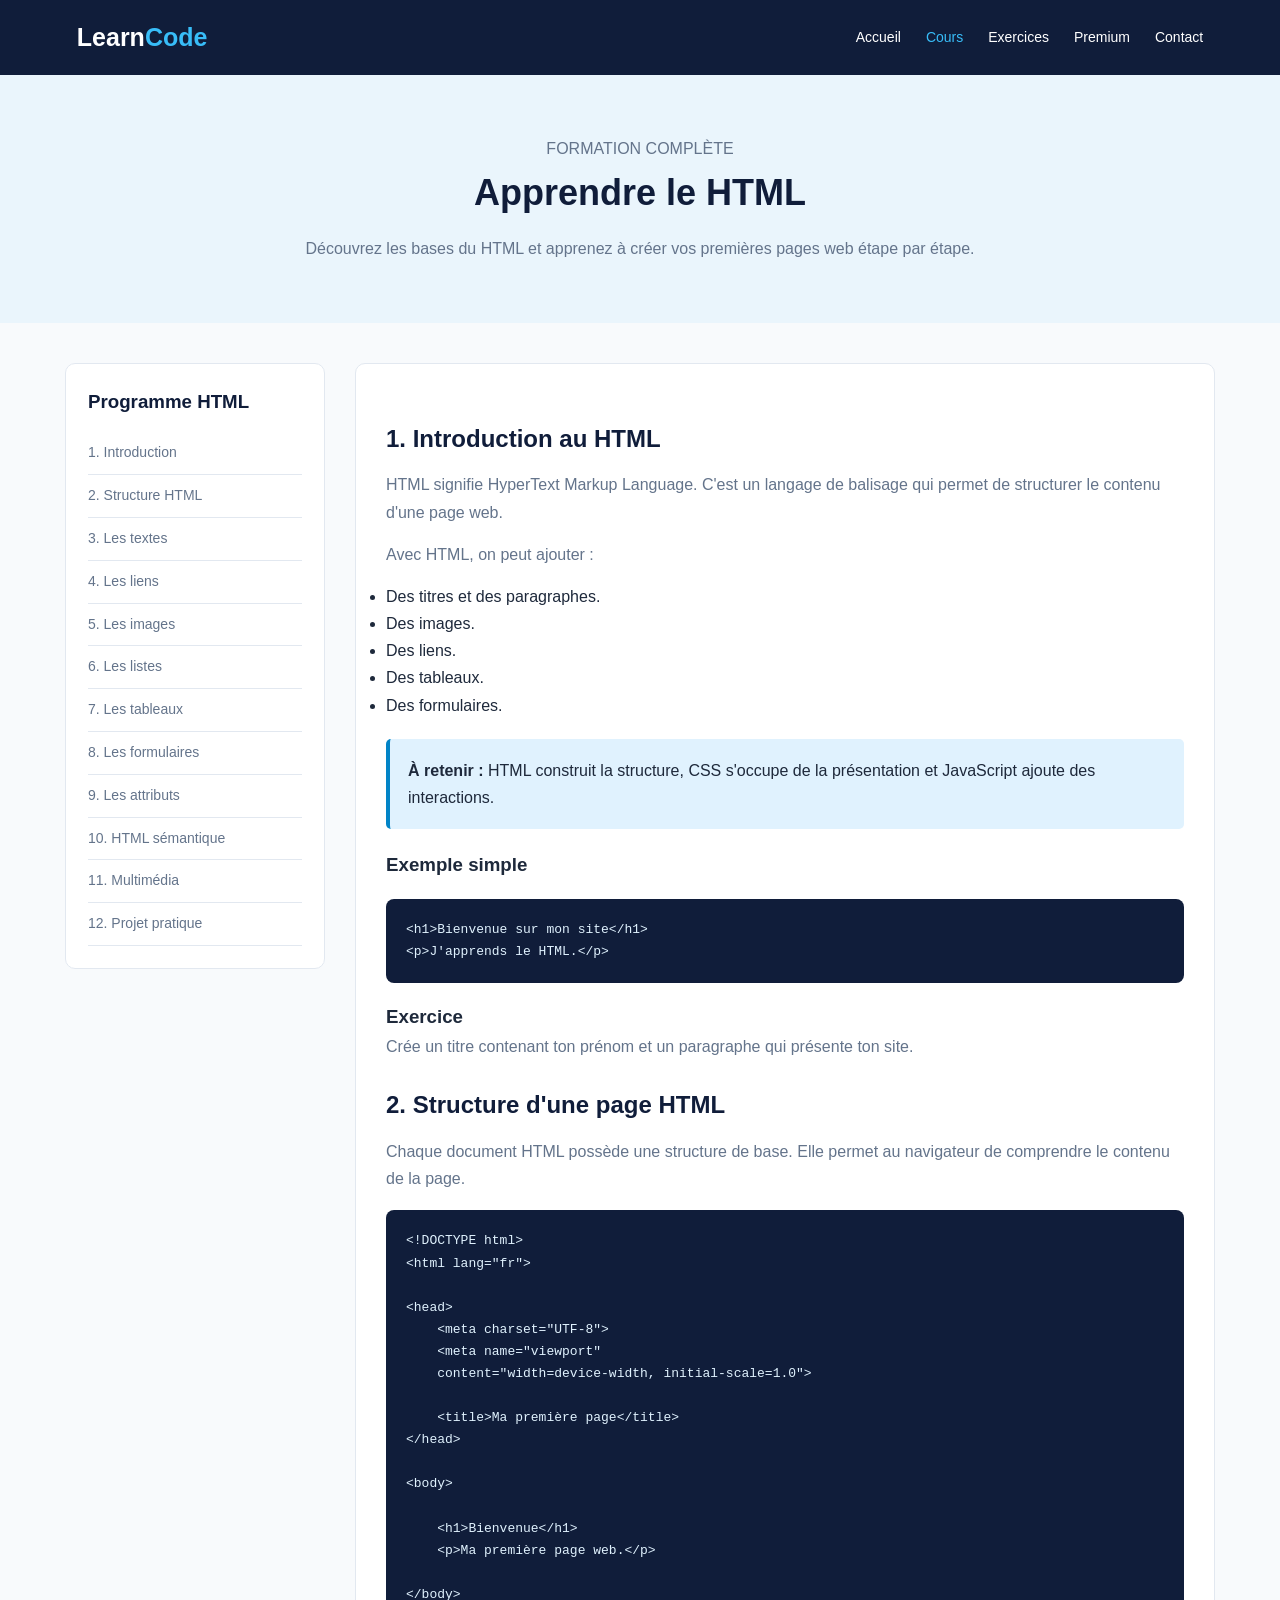
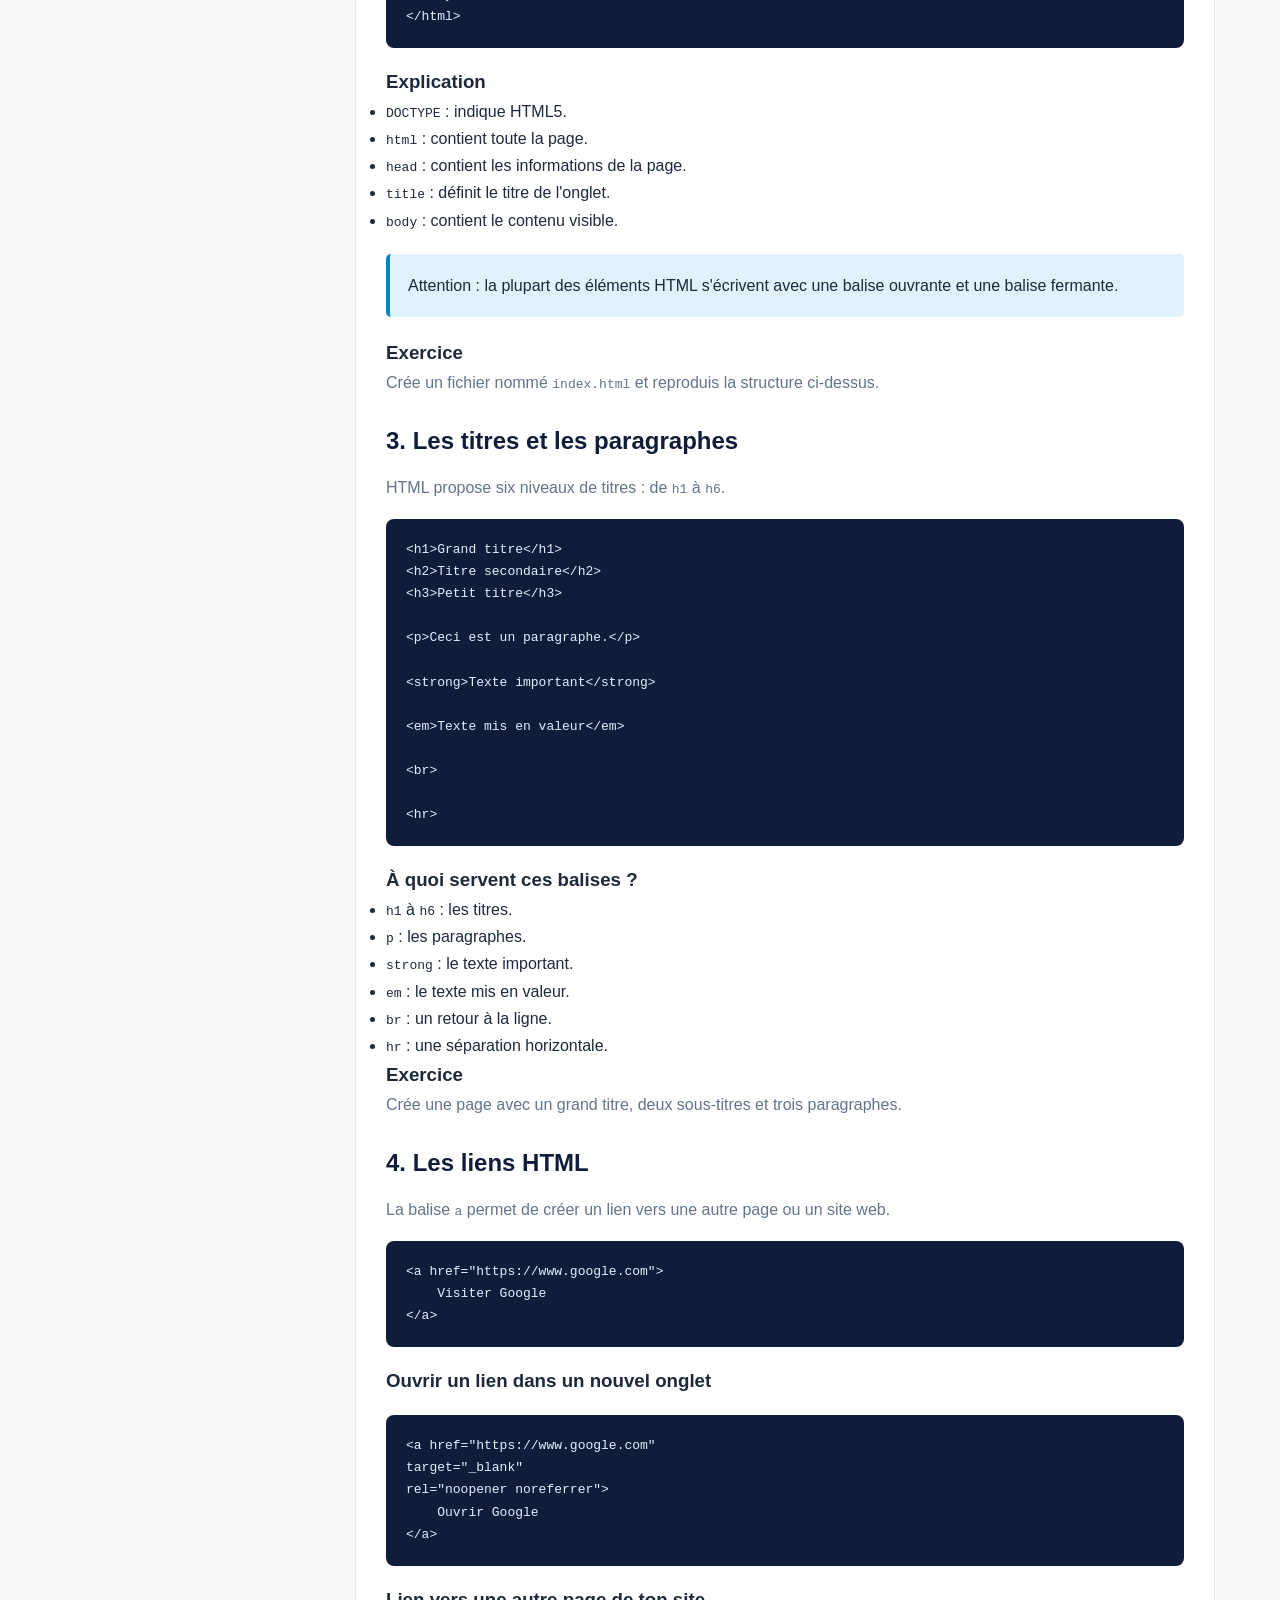
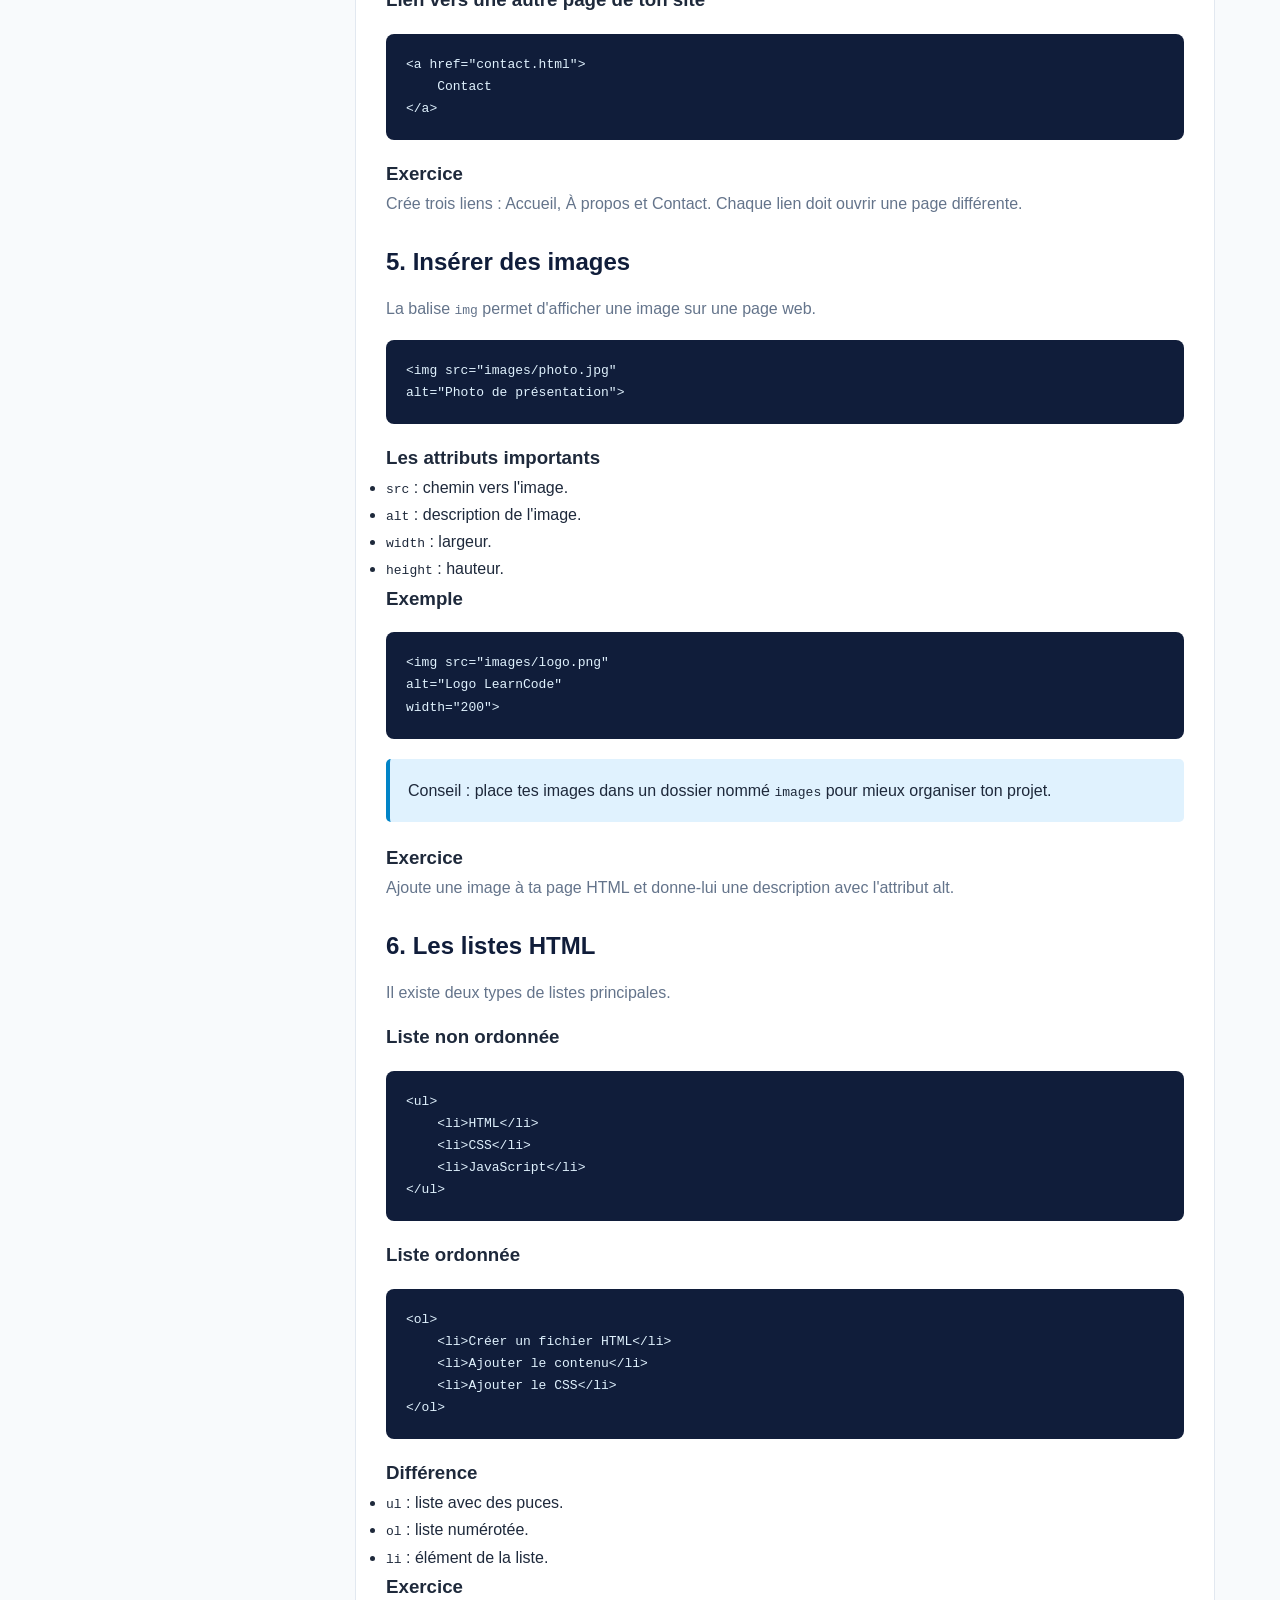
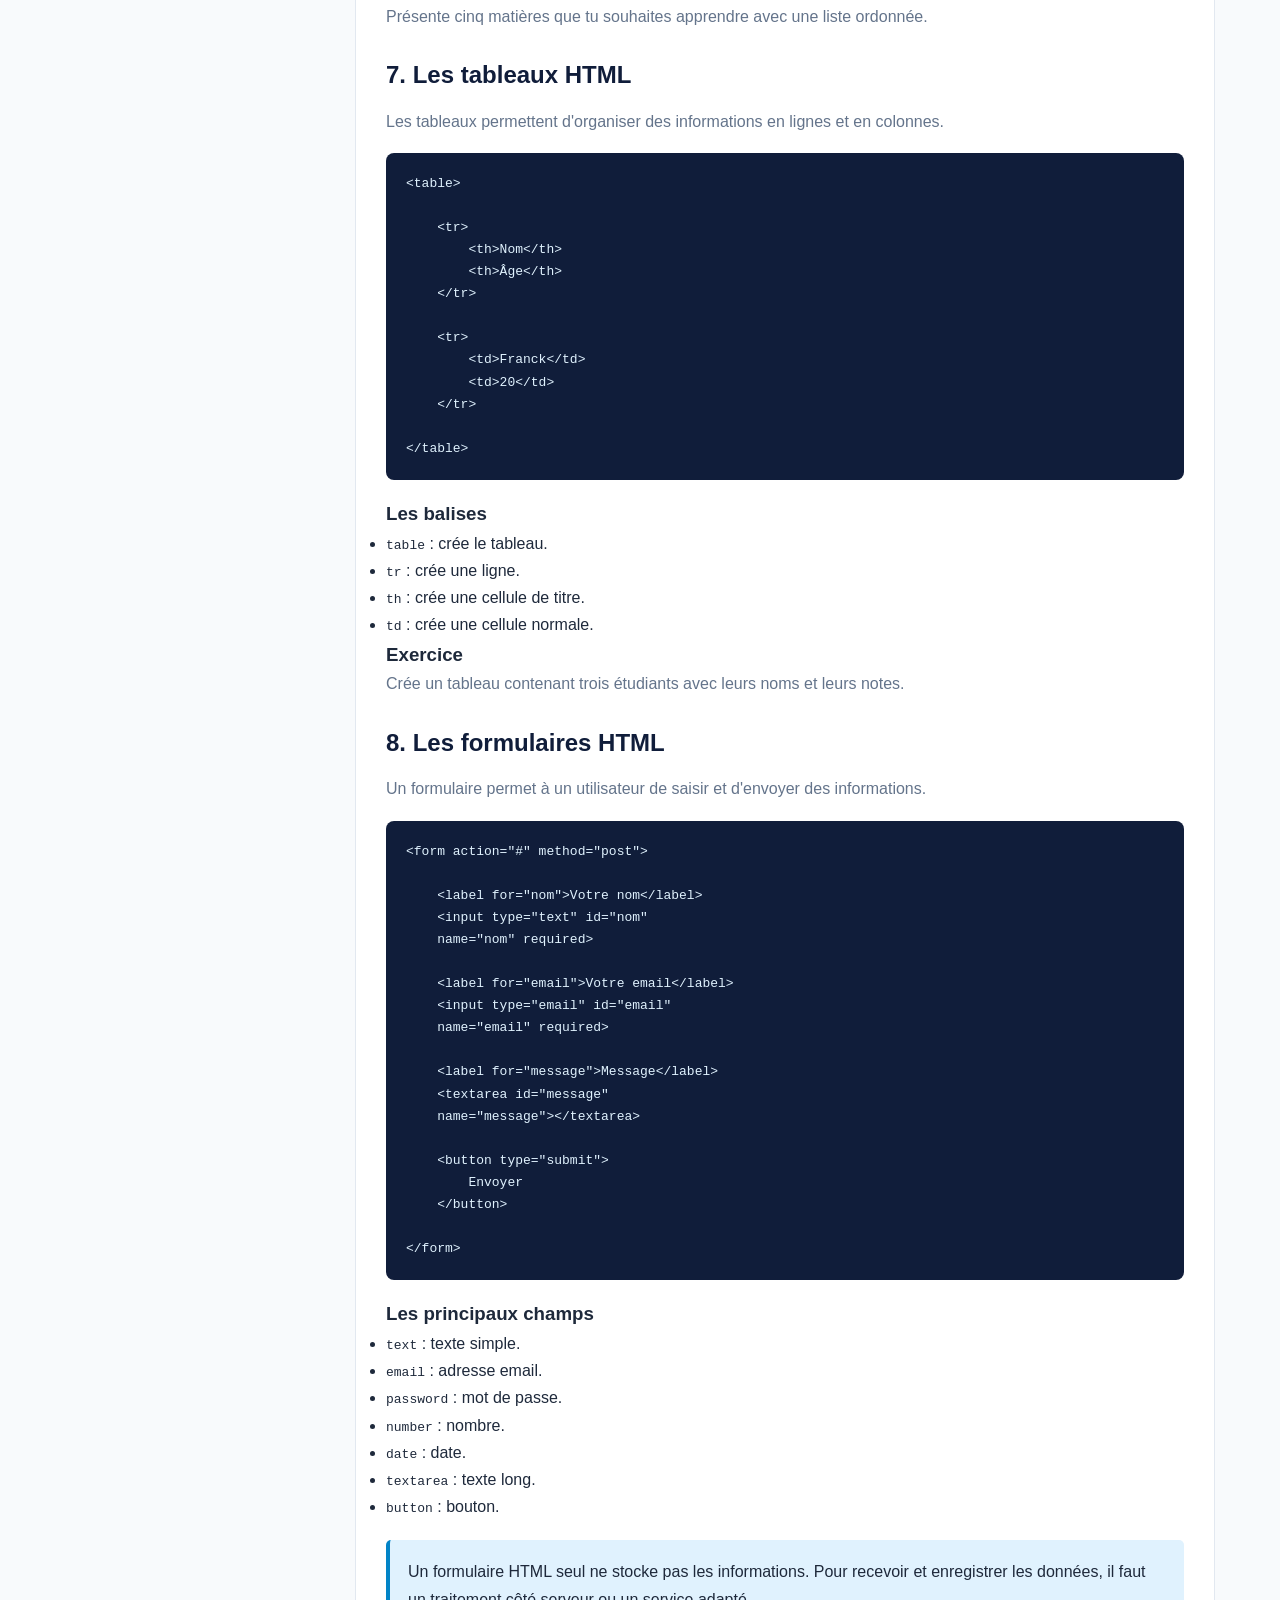
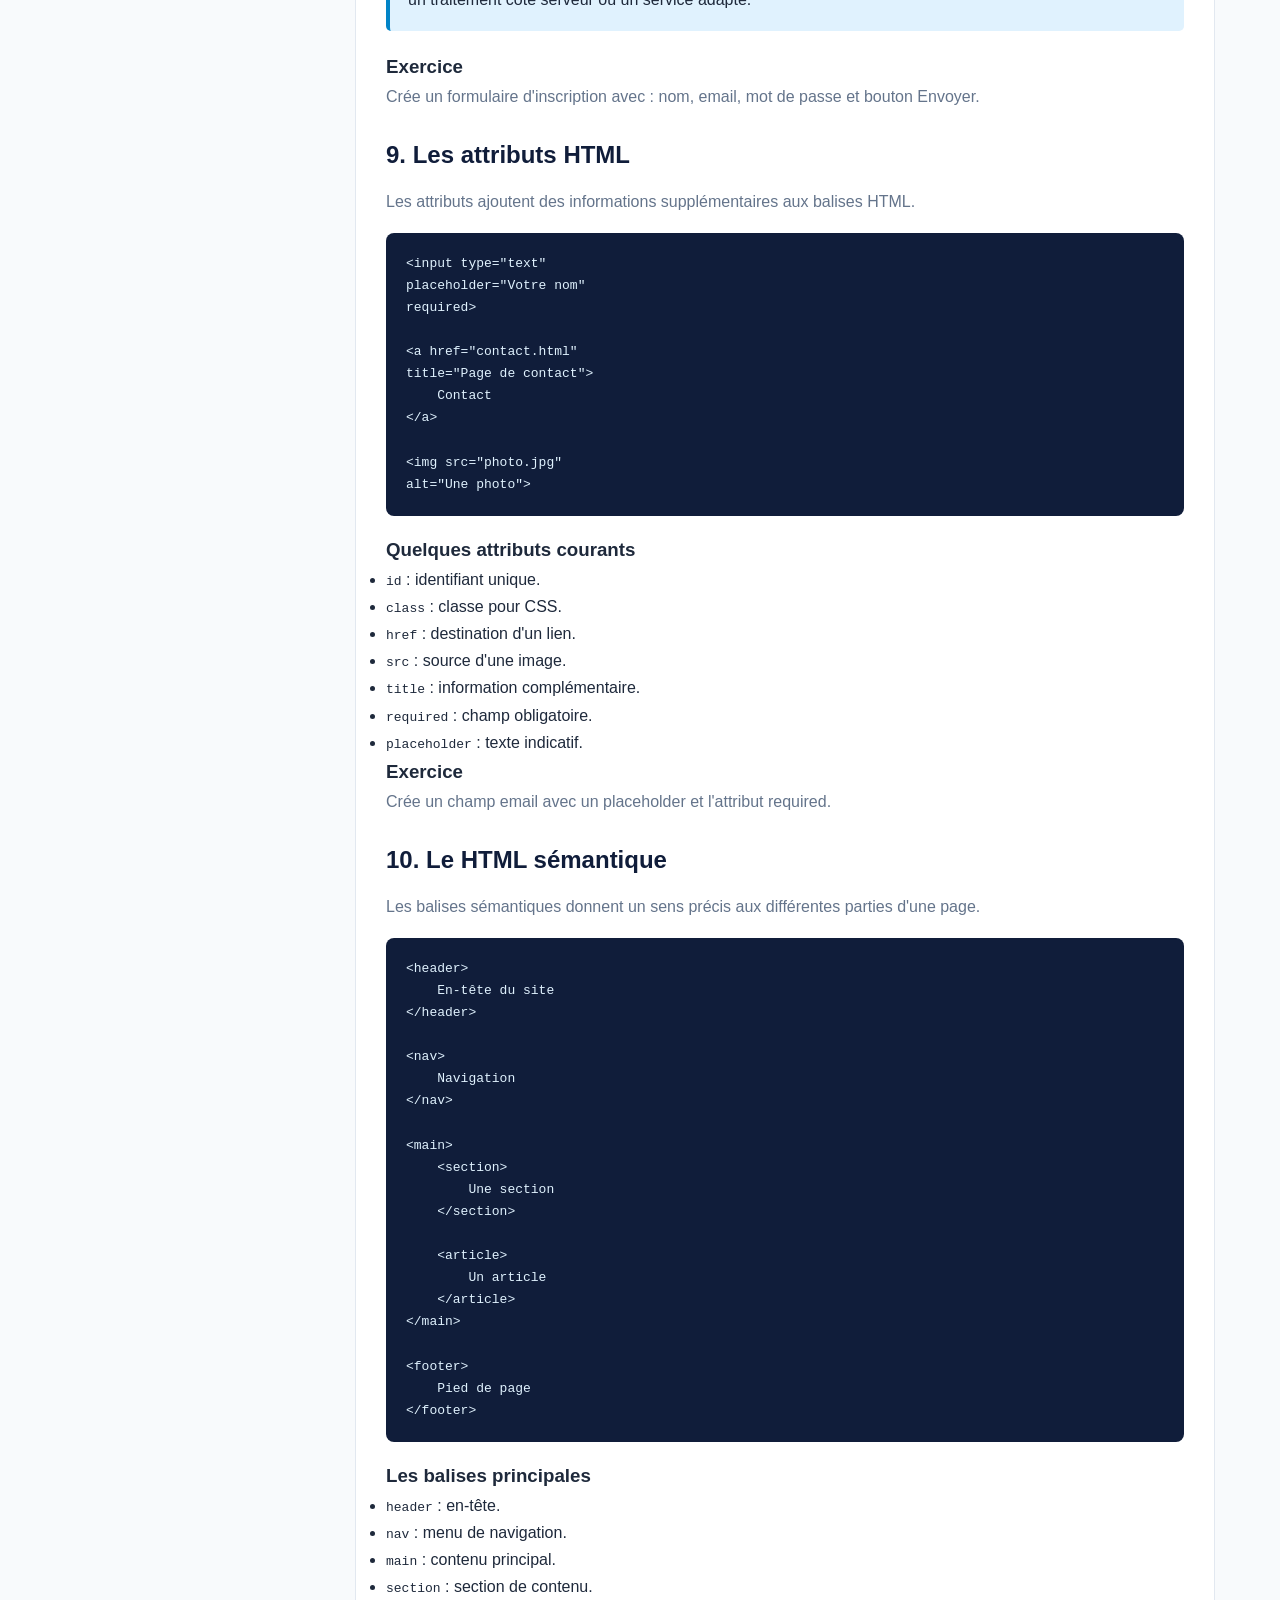
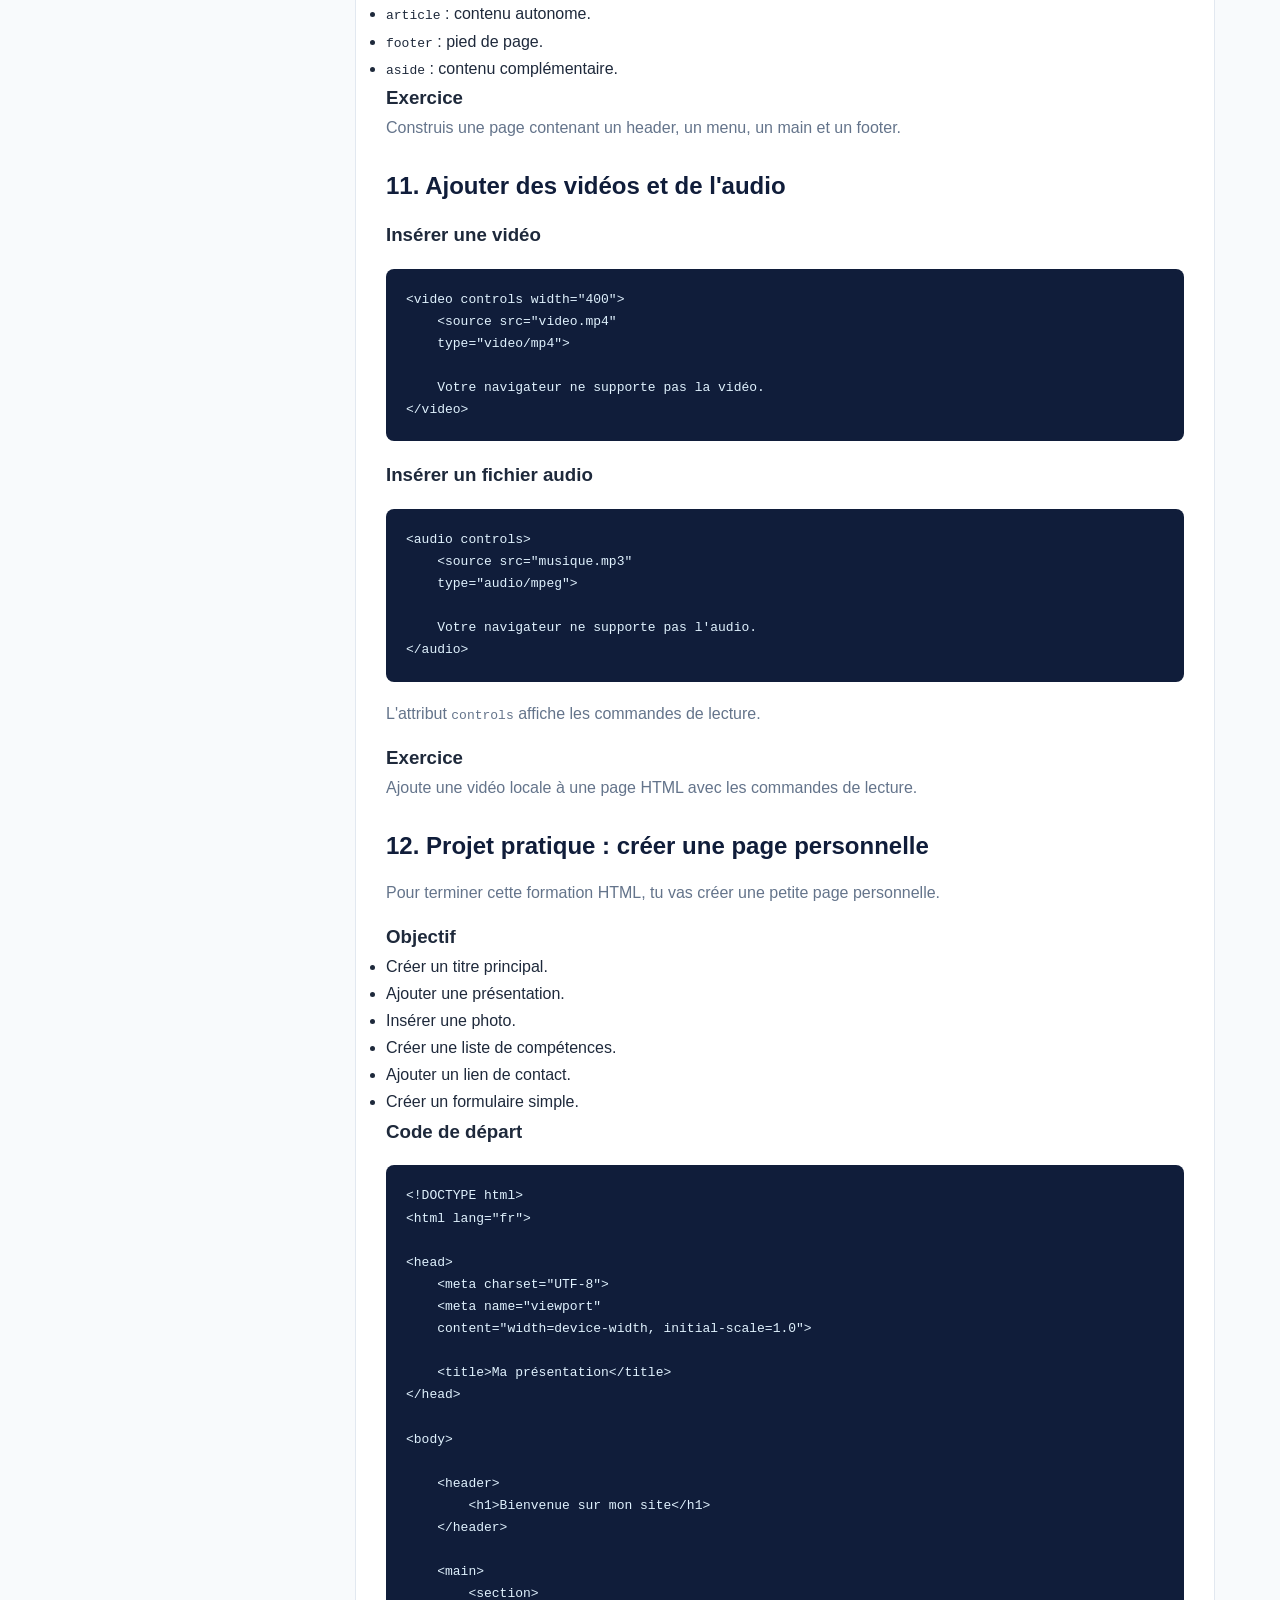
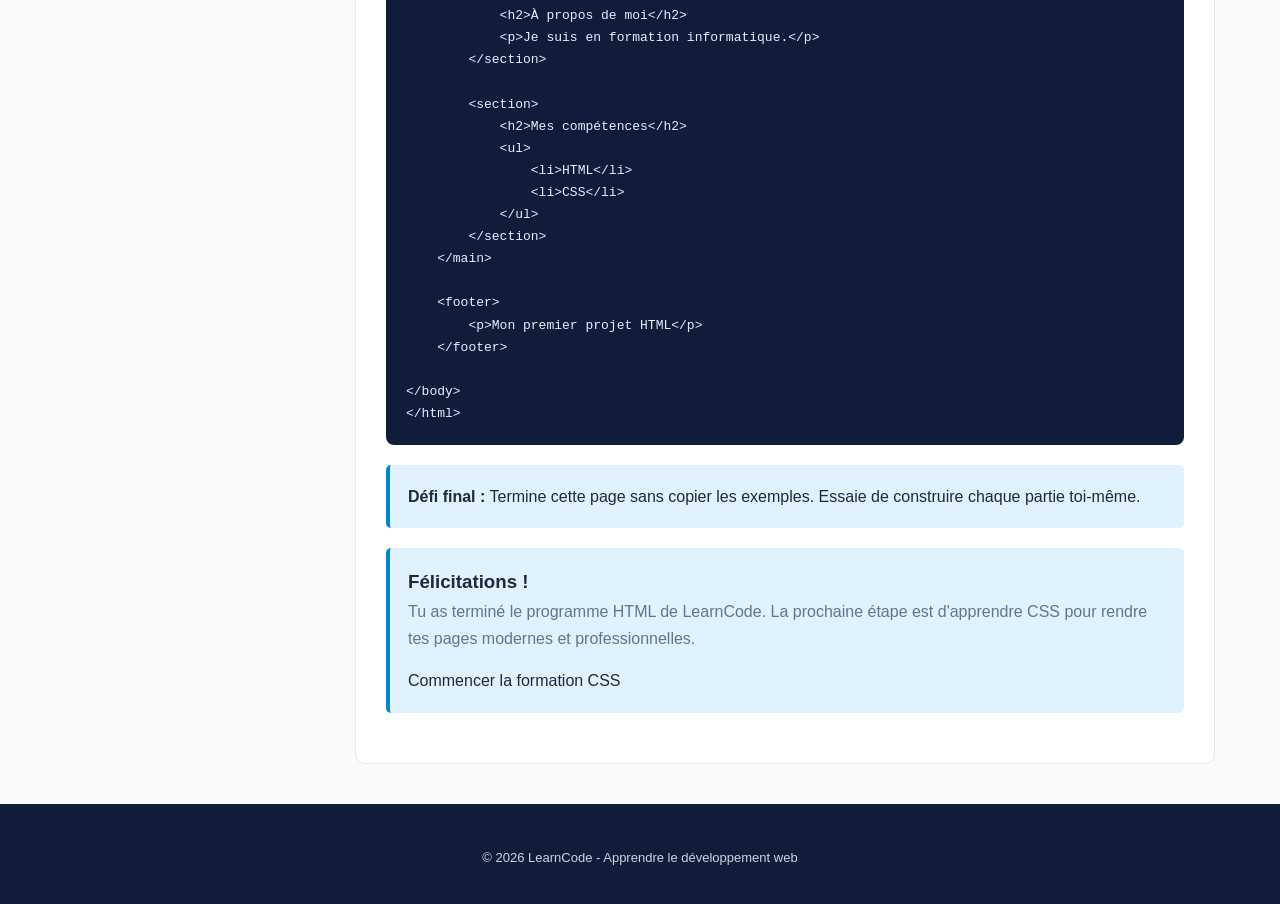
<file: html.html>
<!DOCTYPE html>
<html lang="fr">
<head>
    <meta charset="UTF-8">
    <meta name="viewport" content="width=device-width, initial-scale=1.0">
    <title>Formation HTML - LearnCode</title>
    <link rel="stylesheet" href="style.css">
</head>

<body>

<header class="lc-header">
    <a href="index.html" class="lc-logo">Learn<span>Code</span></a>

    <nav class="lc-nav">
        <a href="index.html">Accueil</a>
        <a href="cours.html" class="active">Cours</a>
        <a href="exercices.html">Exercices</a>
        <a href="premium.html">Premium</a>
        <a href="contact.html">Contact</a>
    </nav>
</header>

<section class="lesson-hero">
    <p>FORMATION COMPLÈTE</p>
    <h1>Apprendre le HTML</h1>
    <p>
        Découvrez les bases du HTML et apprenez à créer
        vos premières pages web étape par étape.
    </p>
</section>

<main class="lesson-layout">

    <aside class="lesson-sidebar">
        <h3>Programme HTML</h3>

        <a href="#introduction">1. Introduction</a>
        <a href="#structure">2. Structure HTML</a>
        <a href="#textes">3. Les textes</a>
        <a href="#liens">4. Les liens</a>
        <a href="#images">5. Les images</a>
        <a href="#listes">6. Les listes</a>
        <a href="#tableaux">7. Les tableaux</a>
        <a href="#formulaires">8. Les formulaires</a>
        <a href="#attributs">9. Les attributs</a>
        <a href="#semantique">10. HTML sémantique</a>
        <a href="#multimedia">11. Multimédia</a>
        <a href="#projet">12. Projet pratique</a>
    </aside>

    <div class="lesson-content">

        <!-- LEÇON 1 -->
        <section id="introduction">
            <h2>1. Introduction au HTML</h2>

            <p>
                HTML signifie HyperText Markup Language.
                C'est un langage de balisage qui permet de
                structurer le contenu d'une page web.
            </p>

            <p>Avec HTML, on peut ajouter :</p>

            <ul>
                <li>Des titres et des paragraphes.</li>
                <li>Des images.</li>
                <li>Des liens.</li>
                <li>Des tableaux.</li>
                <li>Des formulaires.</li>
            </ul>

            <div class="lesson-note">
                <strong>À retenir :</strong>
                HTML construit la structure, CSS s'occupe
                de la présentation et JavaScript ajoute
                des interactions.
            </div>

            <h3>Exemple simple</h3>

            <pre><code>&lt;h1&gt;Bienvenue sur mon site&lt;/h1&gt;
&lt;p&gt;J'apprends le HTML.&lt;/p&gt;</code></pre>

            <h3>Exercice</h3>
            <p>
                Crée un titre contenant ton prénom et un
                paragraphe qui présente ton site.
            </p>
        </section>

        <!-- LEÇON 2 -->
        <section id="structure">
            <h2>2. Structure d'une page HTML</h2>

            <p>
                Chaque document HTML possède une structure
                de base. Elle permet au navigateur de
                comprendre le contenu de la page.
            </p>

            <pre><code>&lt;!DOCTYPE html&gt;
&lt;html lang="fr"&gt;

&lt;head&gt;
    &lt;meta charset="UTF-8"&gt;
    &lt;meta name="viewport"
    content="width=device-width, initial-scale=1.0"&gt;

    &lt;title&gt;Ma première page&lt;/title&gt;
&lt;/head&gt;

&lt;body&gt;

    &lt;h1&gt;Bienvenue&lt;/h1&gt;
    &lt;p&gt;Ma première page web.&lt;/p&gt;

&lt;/body&gt;
&lt;/html&gt;</code></pre>

            <h3>Explication</h3>

            <ul>
                <li><code>DOCTYPE</code> : indique HTML5.</li>
                <li><code>html</code> : contient toute la page.</li>
                <li><code>head</code> : contient les informations de la page.</li>
                <li><code>title</code> : définit le titre de l'onglet.</li>
                <li><code>body</code> : contient le contenu visible.</li>
            </ul>

            <div class="lesson-note">
                Attention : la plupart des éléments HTML
                s'écrivent avec une balise ouvrante et une
                balise fermante.
            </div>

            <h3>Exercice</h3>
            <p>
                Crée un fichier nommé <code>index.html</code>
                et reproduis la structure ci-dessus.
            </p>
        </section>

        <!-- LEÇON 3 -->
        <section id="textes">
            <h2>3. Les titres et les paragraphes</h2>

            <p>
                HTML propose six niveaux de titres :
                de <code>h1</code> à <code>h6</code>.
            </p>

            <pre><code>&lt;h1&gt;Grand titre&lt;/h1&gt;
&lt;h2&gt;Titre secondaire&lt;/h2&gt;
&lt;h3&gt;Petit titre&lt;/h3&gt;

&lt;p&gt;Ceci est un paragraphe.&lt;/p&gt;

&lt;strong&gt;Texte important&lt;/strong&gt;

&lt;em&gt;Texte mis en valeur&lt;/em&gt;

&lt;br&gt;

&lt;hr&gt;</code></pre>

            <h3>À quoi servent ces balises ?</h3>

            <ul>
                <li><code>h1</code> à <code>h6</code> : les titres.</li>
                <li><code>p</code> : les paragraphes.</li>
                <li><code>strong</code> : le texte important.</li>
                <li><code>em</code> : le texte mis en valeur.</li>
                <li><code>br</code> : un retour à la ligne.</li>
                <li><code>hr</code> : une séparation horizontale.</li>
            </ul>

            <h3>Exercice</h3>
            <p>
                Crée une page avec un grand titre, deux
                sous-titres et trois paragraphes.
            </p>
        </section>

        <!-- LEÇON 4 -->
        <section id="liens">
            <h2>4. Les liens HTML</h2>

            <p>
                La balise <code>a</code> permet de créer
                un lien vers une autre page ou un site web.
            </p>

            <pre><code>&lt;a href="https://www.google.com"&gt;
    Visiter Google
&lt;/a&gt;</code></pre>

            <h3>Ouvrir un lien dans un nouvel onglet</h3>

            <pre><code>&lt;a href="https://www.google.com"
target="_blank"
rel="noopener noreferrer"&gt;
    Ouvrir Google
&lt;/a&gt;</code></pre>

            <h3>Lien vers une autre page de ton site</h3>

            <pre><code>&lt;a href="contact.html"&gt;
    Contact
&lt;/a&gt;</code></pre>

            <h3>Exercice</h3>
            <p>
                Crée trois liens : Accueil, À propos et Contact.
                Chaque lien doit ouvrir une page différente.
            </p>
        </section>

        <!-- LEÇON 5 -->
        <section id="images">
            <h2>5. Insérer des images</h2>

            <p>
                La balise <code>img</code> permet d'afficher
                une image sur une page web.
            </p>

            <pre><code>&lt;img src="images/photo.jpg"
alt="Photo de présentation"&gt;</code></pre>

            <h3>Les attributs importants</h3>

            <ul>
                <li><code>src</code> : chemin vers l'image.</li>
                <li><code>alt</code> : description de l'image.</li>
                <li><code>width</code> : largeur.</li>
                <li><code>height</code> : hauteur.</li>
            </ul>

            <h3>Exemple</h3>

            <pre><code>&lt;img src="images/logo.png"
alt="Logo LearnCode"
width="200"&gt;</code></pre>

            <div class="lesson-note">
                Conseil : place tes images dans un dossier
                nommé <code>images</code> pour mieux organiser
                ton projet.
            </div>

            <h3>Exercice</h3>
            <p>
                Ajoute une image à ta page HTML et donne-lui
                une description avec l'attribut alt.
            </p>
        </section>

        <!-- LEÇON 6 -->
        <section id="listes">
            <h2>6. Les listes HTML</h2>

            <p>Il existe deux types de listes principales.</p>

            <h3>Liste non ordonnée</h3>

            <pre><code>&lt;ul&gt;
    &lt;li&gt;HTML&lt;/li&gt;
    &lt;li&gt;CSS&lt;/li&gt;
    &lt;li&gt;JavaScript&lt;/li&gt;
&lt;/ul&gt;</code></pre>

            <h3>Liste ordonnée</h3>

            <pre><code>&lt;ol&gt;
    &lt;li&gt;Créer un fichier HTML&lt;/li&gt;
    &lt;li&gt;Ajouter le contenu&lt;/li&gt;
    &lt;li&gt;Ajouter le CSS&lt;/li&gt;
&lt;/ol&gt;</code></pre>

            <h3>Différence</h3>

            <ul>
                <li><code>ul</code> : liste avec des puces.</li>
                <li><code>ol</code> : liste numérotée.</li>
                <li><code>li</code> : élément de la liste.</li>
            </ul>

            <h3>Exercice</h3>
            <p>
                Présente cinq matières que tu souhaites
                apprendre avec une liste ordonnée.
            </p>
        </section>

        <!-- LEÇON 7 -->
        <section id="tableaux">
            <h2>7. Les tableaux HTML</h2>

            <p>
                Les tableaux permettent d'organiser des
                informations en lignes et en colonnes.
            </p>

            <pre><code>&lt;table&gt;

    &lt;tr&gt;
        &lt;th&gt;Nom&lt;/th&gt;
        &lt;th&gt;Âge&lt;/th&gt;
    &lt;/tr&gt;

    &lt;tr&gt;
        &lt;td&gt;Franck&lt;/td&gt;
        &lt;td&gt;20&lt;/td&gt;
    &lt;/tr&gt;

&lt;/table&gt;</code></pre>

            <h3>Les balises</h3>

            <ul>
                <li><code>table</code> : crée le tableau.</li>
                <li><code>tr</code> : crée une ligne.</li>
                <li><code>th</code> : crée une cellule de titre.</li>
                <li><code>td</code> : crée une cellule normale.</li>
            </ul>

            <h3>Exercice</h3>
            <p>
                Crée un tableau contenant trois étudiants
                avec leurs noms et leurs notes.
            </p>
        </section>

        <!-- LEÇON 8 -->
        <section id="formulaires">
            <h2>8. Les formulaires HTML</h2>

            <p>
                Un formulaire permet à un utilisateur
                de saisir et d'envoyer des informations.
            </p>

            <pre><code>&lt;form action="#" method="post"&gt;

    &lt;label for="nom"&gt;Votre nom&lt;/label&gt;
    &lt;input type="text" id="nom"
    name="nom" required&gt;

    &lt;label for="email"&gt;Votre email&lt;/label&gt;
    &lt;input type="email" id="email"
    name="email" required&gt;

    &lt;label for="message"&gt;Message&lt;/label&gt;
    &lt;textarea id="message"
    name="message"&gt;&lt;/textarea&gt;

    &lt;button type="submit"&gt;
        Envoyer
    &lt;/button&gt;

&lt;/form&gt;</code></pre>

            <h3>Les principaux champs</h3>

            <ul>
                <li><code>text</code> : texte simple.</li>
                <li><code>email</code> : adresse email.</li>
                <li><code>password</code> : mot de passe.</li>
                <li><code>number</code> : nombre.</li>
                <li><code>date</code> : date.</li>
                <li><code>textarea</code> : texte long.</li>
                <li><code>button</code> : bouton.</li>
            </ul>

            <div class="lesson-note">
                Un formulaire HTML seul ne stocke pas les
                informations. Pour recevoir et enregistrer
                les données, il faut un traitement côté
                serveur ou un service adapté.
            </div>

            <h3>Exercice</h3>
            <p>
                Crée un formulaire d'inscription avec :
                nom, email, mot de passe et bouton Envoyer.
            </p>
        </section>

        <!-- LEÇON 9 -->
        <section id="attributs">
            <h2>9. Les attributs HTML</h2>

            <p>
                Les attributs ajoutent des informations
                supplémentaires aux balises HTML.
            </p>

            <pre><code>&lt;input type="text"
placeholder="Votre nom"
required&gt;

&lt;a href="contact.html"
title="Page de contact"&gt;
    Contact
&lt;/a&gt;

&lt;img src="photo.jpg"
alt="Une photo"&gt;</code></pre>

            <h3>Quelques attributs courants</h3>

            <ul>
                <li><code>id</code> : identifiant unique.</li>
                <li><code>class</code> : classe pour CSS.</li>
                <li><code>href</code> : destination d'un lien.</li>
                <li><code>src</code> : source d'une image.</li>
                <li><code>title</code> : information complémentaire.</li>
                <li><code>required</code> : champ obligatoire.</li>
                <li><code>placeholder</code> : texte indicatif.</li>
            </ul>

            <h3>Exercice</h3>
            <p>
                Crée un champ email avec un placeholder
                et l'attribut required.
            </p>
        </section>

        <!-- LEÇON 10 -->
        <section id="semantique">
            <h2>10. Le HTML sémantique</h2>

            <p>
                Les balises sémantiques donnent un sens
                précis aux différentes parties d'une page.
            </p>

            <pre><code>&lt;header&gt;
    En-tête du site
&lt;/header&gt;

&lt;nav&gt;
    Navigation
&lt;/nav&gt;

&lt;main&gt;
    &lt;section&gt;
        Une section
    &lt;/section&gt;

    &lt;article&gt;
        Un article
    &lt;/article&gt;
&lt;/main&gt;

&lt;footer&gt;
    Pied de page
&lt;/footer&gt;</code></pre>

            <h3>Les balises principales</h3>

            <ul>
                <li><code>header</code> : en-tête.</li>
                <li><code>nav</code> : menu de navigation.</li>
                <li><code>main</code> : contenu principal.</li>
                <li><code>section</code> : section de contenu.</li>
                <li><code>article</code> : contenu autonome.</li>
                <li><code>footer</code> : pied de page.</li>
                <li><code>aside</code> : contenu complémentaire.</li>
            </ul>

            <h3>Exercice</h3>
            <p>
                Construis une page contenant un header,
                un menu, un main et un footer.
            </p>
        </section>

        <!-- LEÇON 11 -->
        <section id="multimedia">
            <h2>11. Ajouter des vidéos et de l'audio</h2>

            <h3>Insérer une vidéo</h3>

            <pre><code>&lt;video controls width="400"&gt;
    &lt;source src="video.mp4"
    type="video/mp4"&gt;

    Votre navigateur ne supporte pas la vidéo.
&lt;/video&gt;</code></pre>

            <h3>Insérer un fichier audio</h3>

            <pre><code>&lt;audio controls&gt;
    &lt;source src="musique.mp3"
    type="audio/mpeg"&gt;

    Votre navigateur ne supporte pas l'audio.
&lt;/audio&gt;</code></pre>

            <p>
                L'attribut <code>controls</code> affiche
                les commandes de lecture.
            </p>

            <h3>Exercice</h3>
            <p>
                Ajoute une vidéo locale à une page HTML
                avec les commandes de lecture.
            </p>
        </section>

        <!-- LEÇON 12 -->
        <section id="projet">
            <h2>12. Projet pratique : créer une page personnelle</h2>

            <p>
                Pour terminer cette formation HTML,
                tu vas créer une petite page personnelle.
            </p>

            <h3>Objectif</h3>

            <ul>
                <li>Créer un titre principal.</li>
                <li>Ajouter une présentation.</li>
                <li>Insérer une photo.</li>
                <li>Créer une liste de compétences.</li>
                <li>Ajouter un lien de contact.</li>
                <li>Créer un formulaire simple.</li>
            </ul>

            <h3>Code de départ</h3>

            <pre><code>&lt;!DOCTYPE html&gt;
&lt;html lang="fr"&gt;

&lt;head&gt;
    &lt;meta charset="UTF-8"&gt;
    &lt;meta name="viewport"
    content="width=device-width, initial-scale=1.0"&gt;

    &lt;title&gt;Ma présentation&lt;/title&gt;
&lt;/head&gt;

&lt;body&gt;

    &lt;header&gt;
        &lt;h1&gt;Bienvenue sur mon site&lt;/h1&gt;
    &lt;/header&gt;

    &lt;main&gt;
        &lt;section&gt;
            &lt;h2&gt;À propos de moi&lt;/h2&gt;
            &lt;p&gt;Je suis en formation informatique.&lt;/p&gt;
        &lt;/section&gt;

        &lt;section&gt;
            &lt;h2&gt;Mes compétences&lt;/h2&gt;
            &lt;ul&gt;
                &lt;li&gt;HTML&lt;/li&gt;
                &lt;li&gt;CSS&lt;/li&gt;
            &lt;/ul&gt;
        &lt;/section&gt;
    &lt;/main&gt;

    &lt;footer&gt;
        &lt;p&gt;Mon premier projet HTML&lt;/p&gt;
    &lt;/footer&gt;

&lt;/body&gt;
&lt;/html&gt;</code></pre>

            <div class="lesson-note">
                <strong>Défi final :</strong>
                Termine cette page sans copier les exemples.
                Essaie de construire chaque partie toi-même.
            </div>
        </section>

        <div class="lesson-note">
            <h3>Félicitations !</h3>
            <p>
                Tu as terminé le programme HTML de LearnCode.
                La prochaine étape est d'apprendre CSS pour
                rendre tes pages modernes et professionnelles.
            </p>

            <a href="css.html" class="lc-btn">
                Commencer la formation CSS
            </a>
        </div>

    </div>
</main>

<footer class="lc-footer">
    <p>© 2026 LearnCode - Apprendre le développement web</p>
</footer>

</body>
</html>
</file>
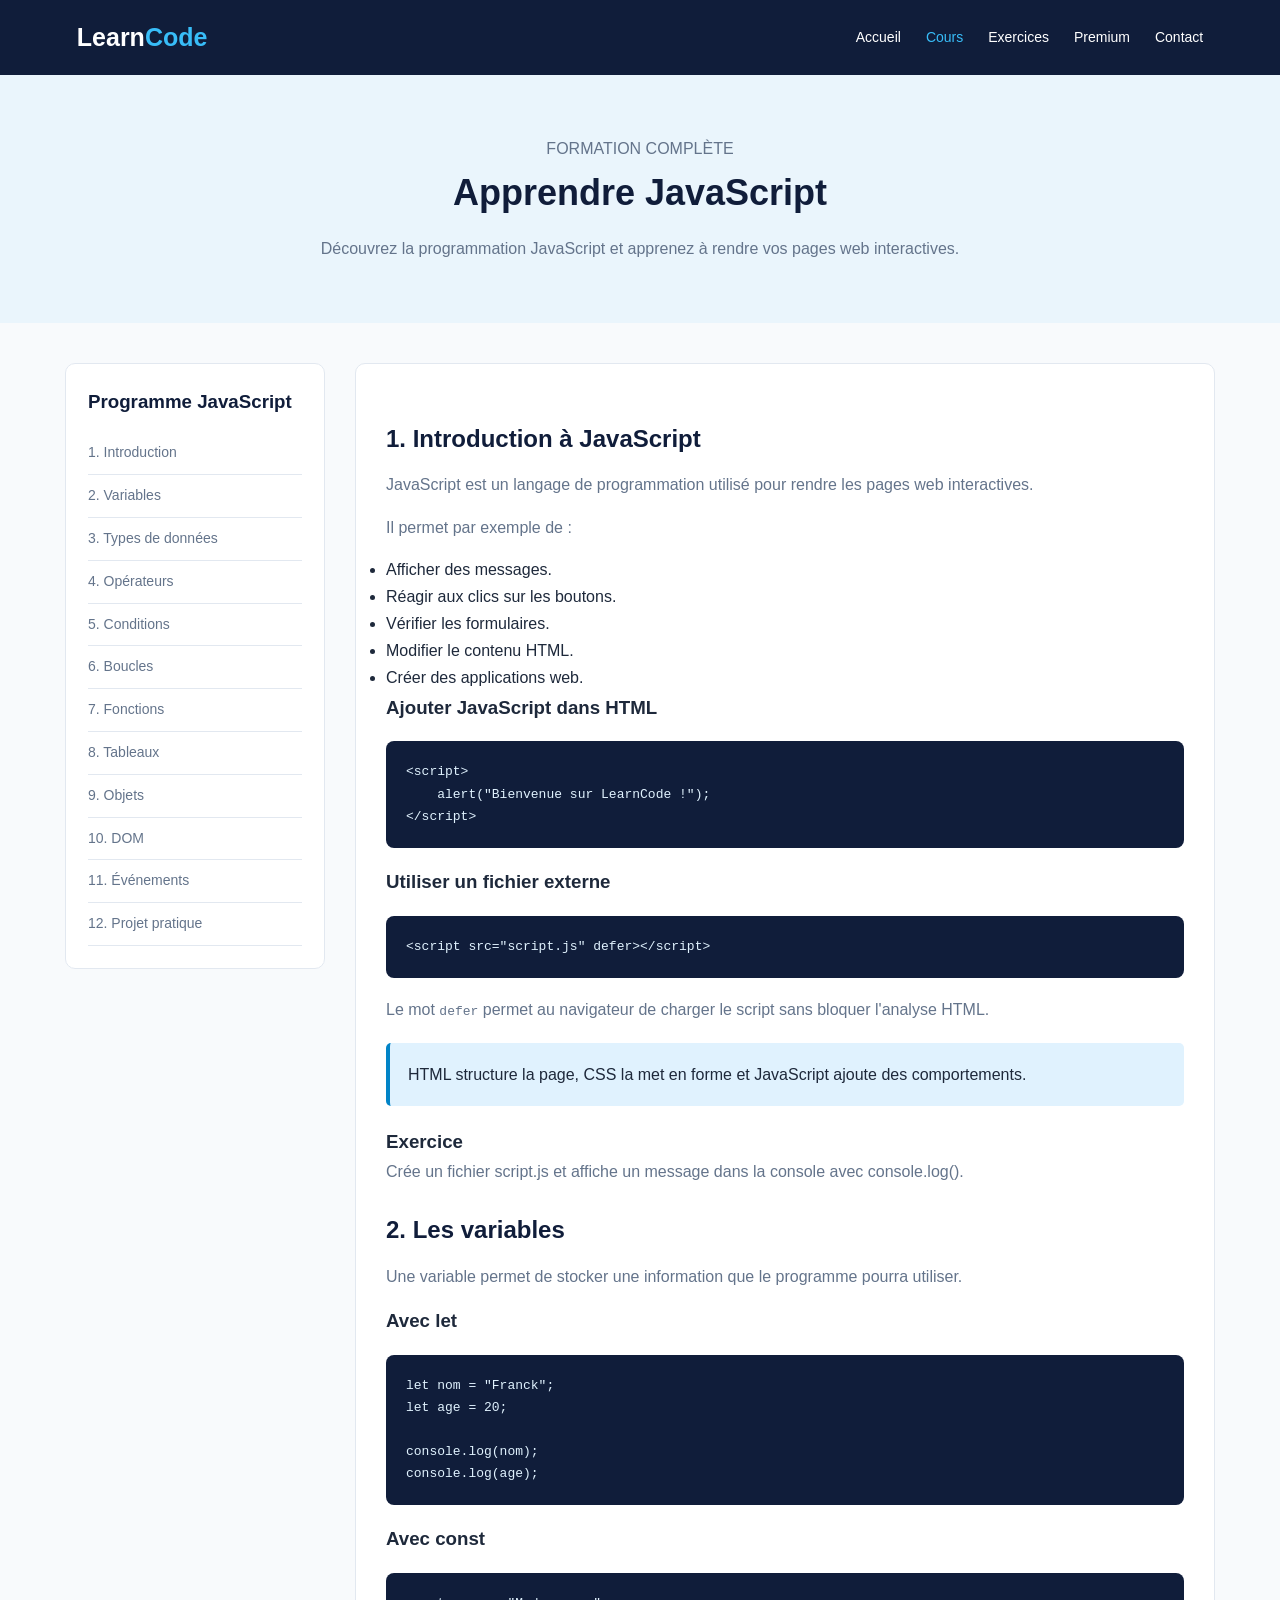
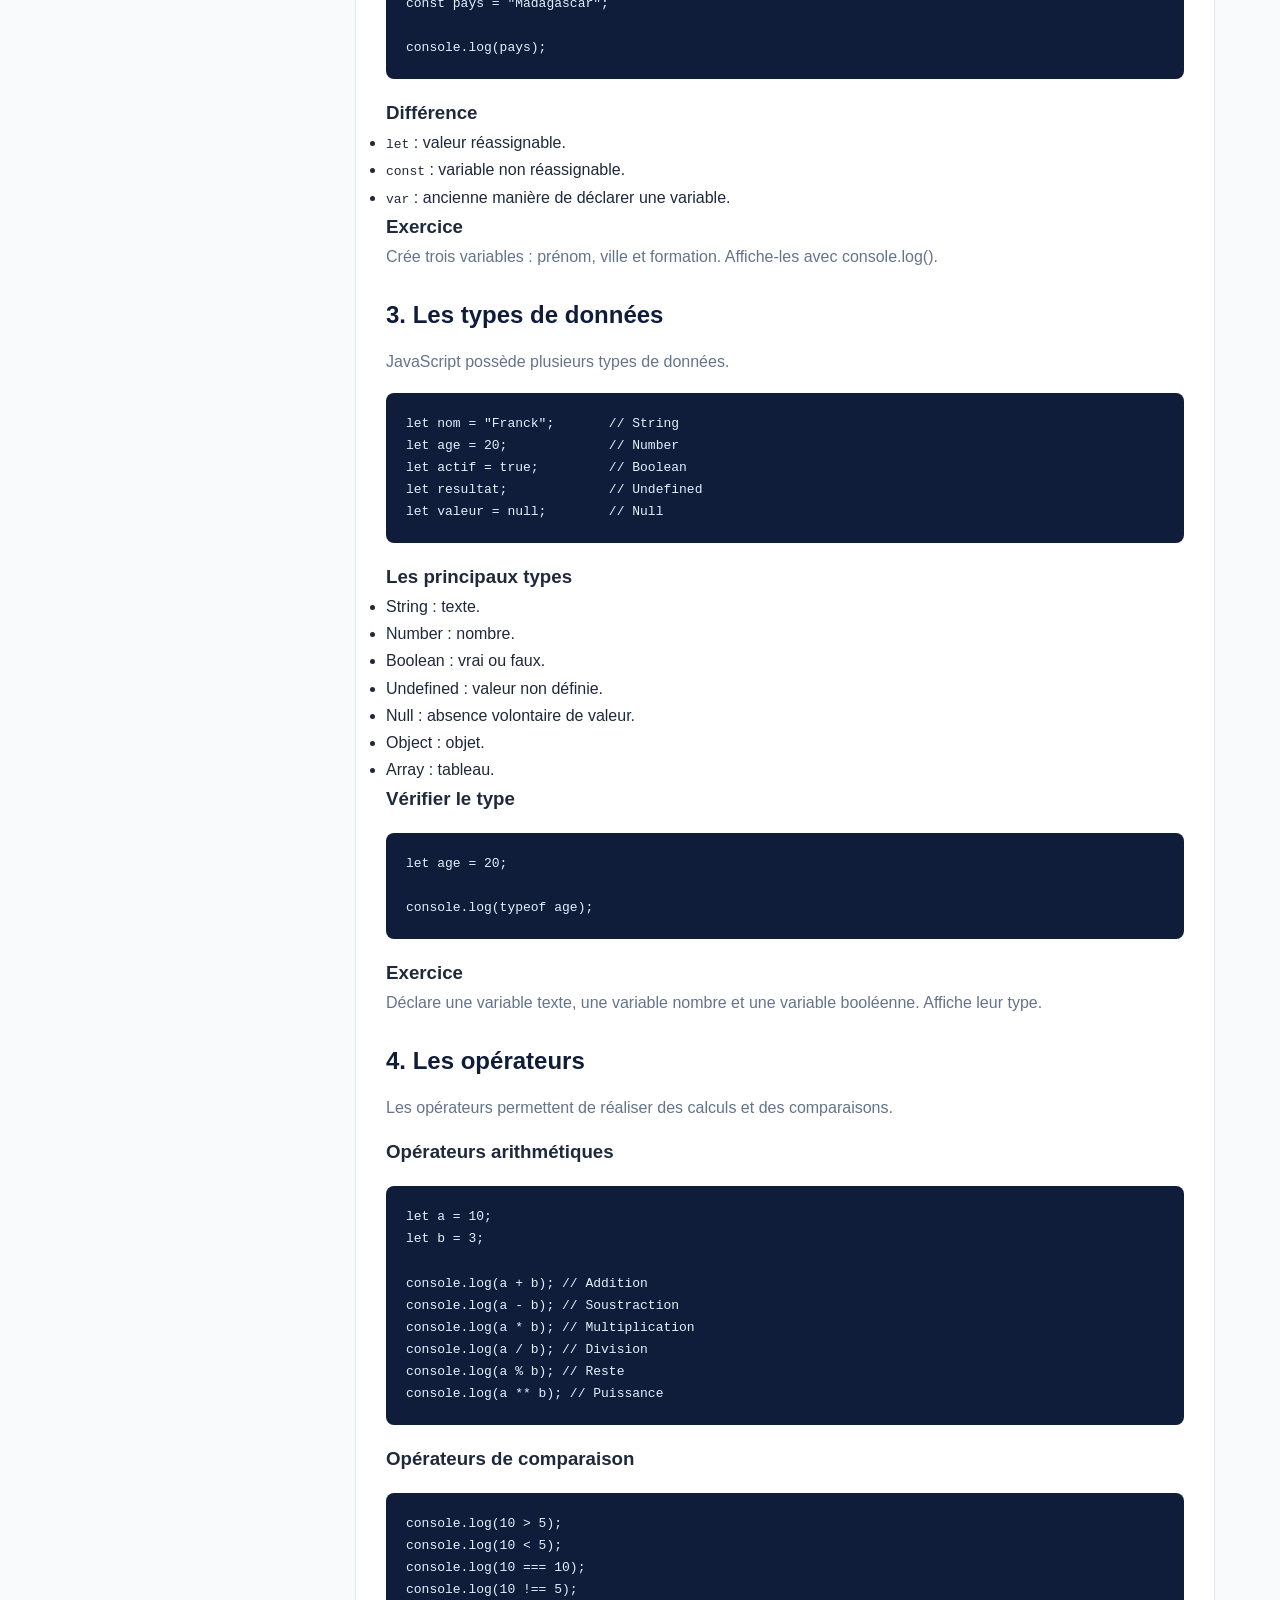
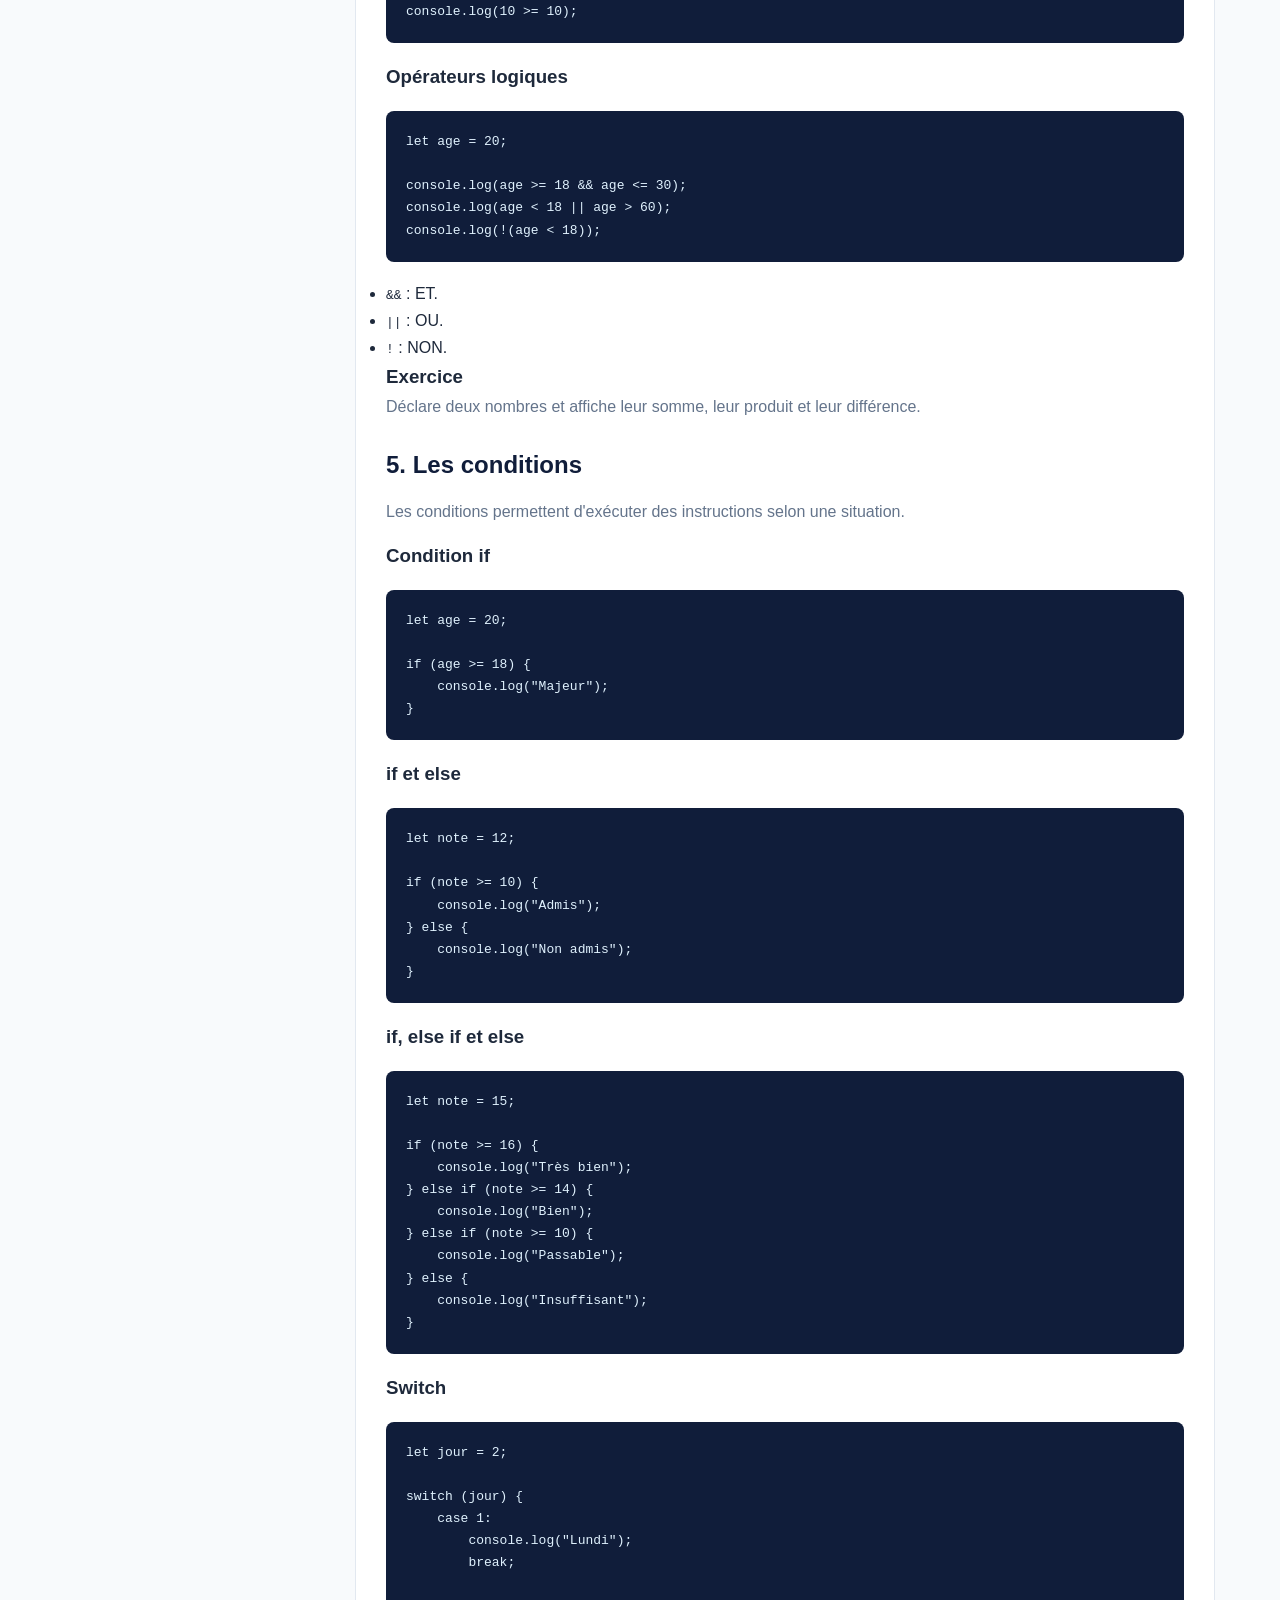
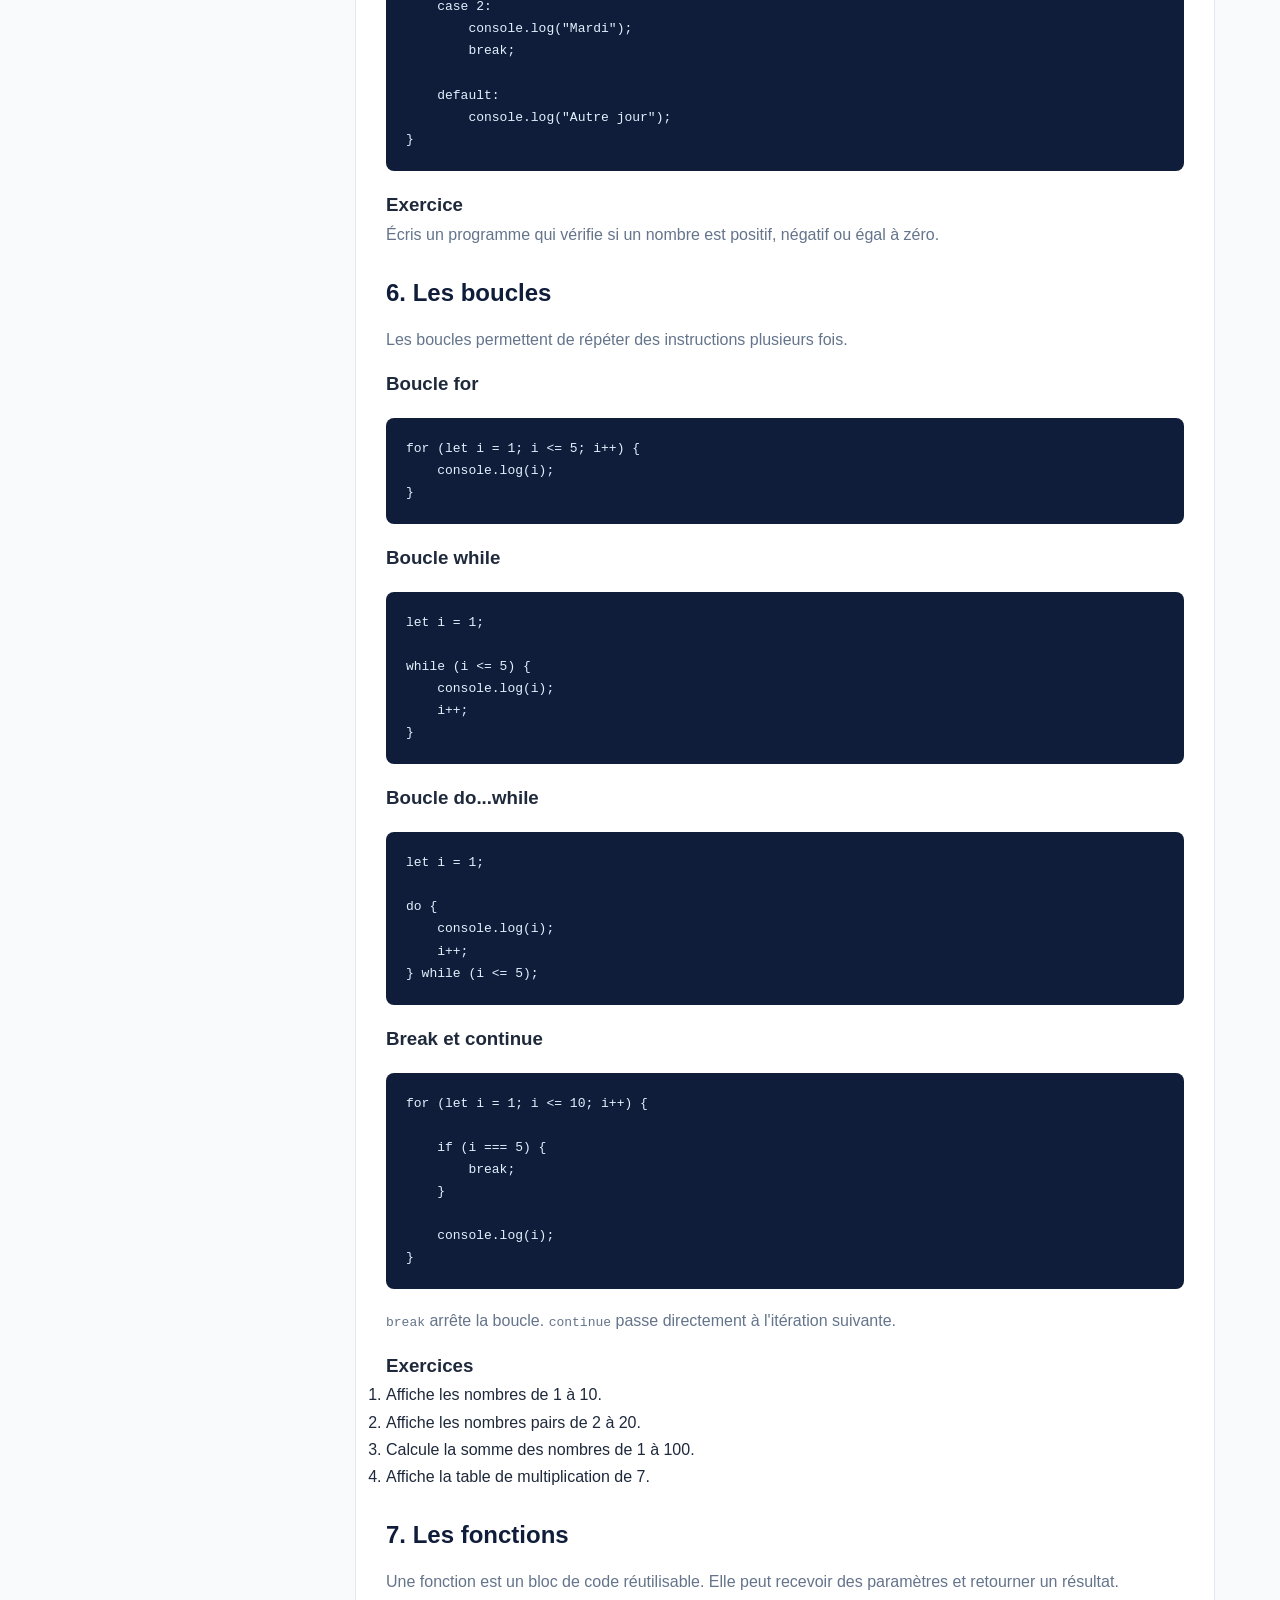
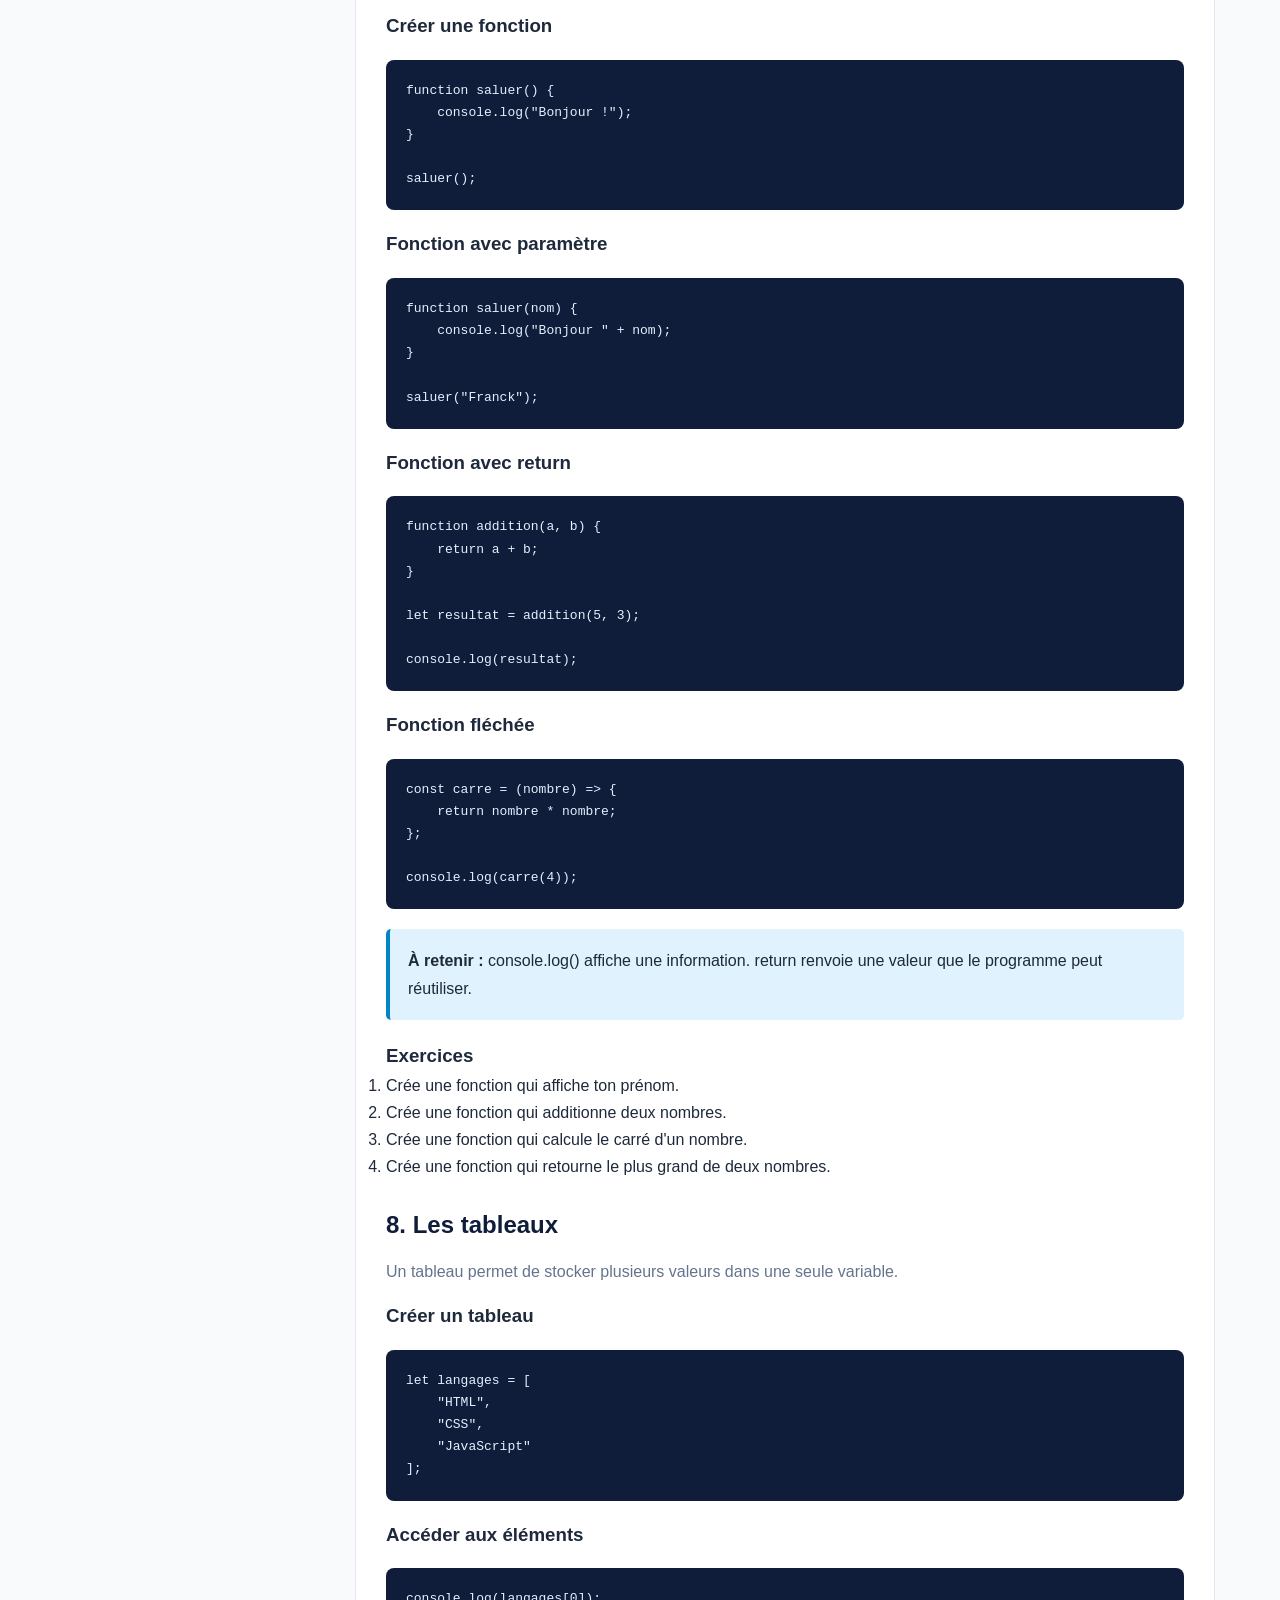
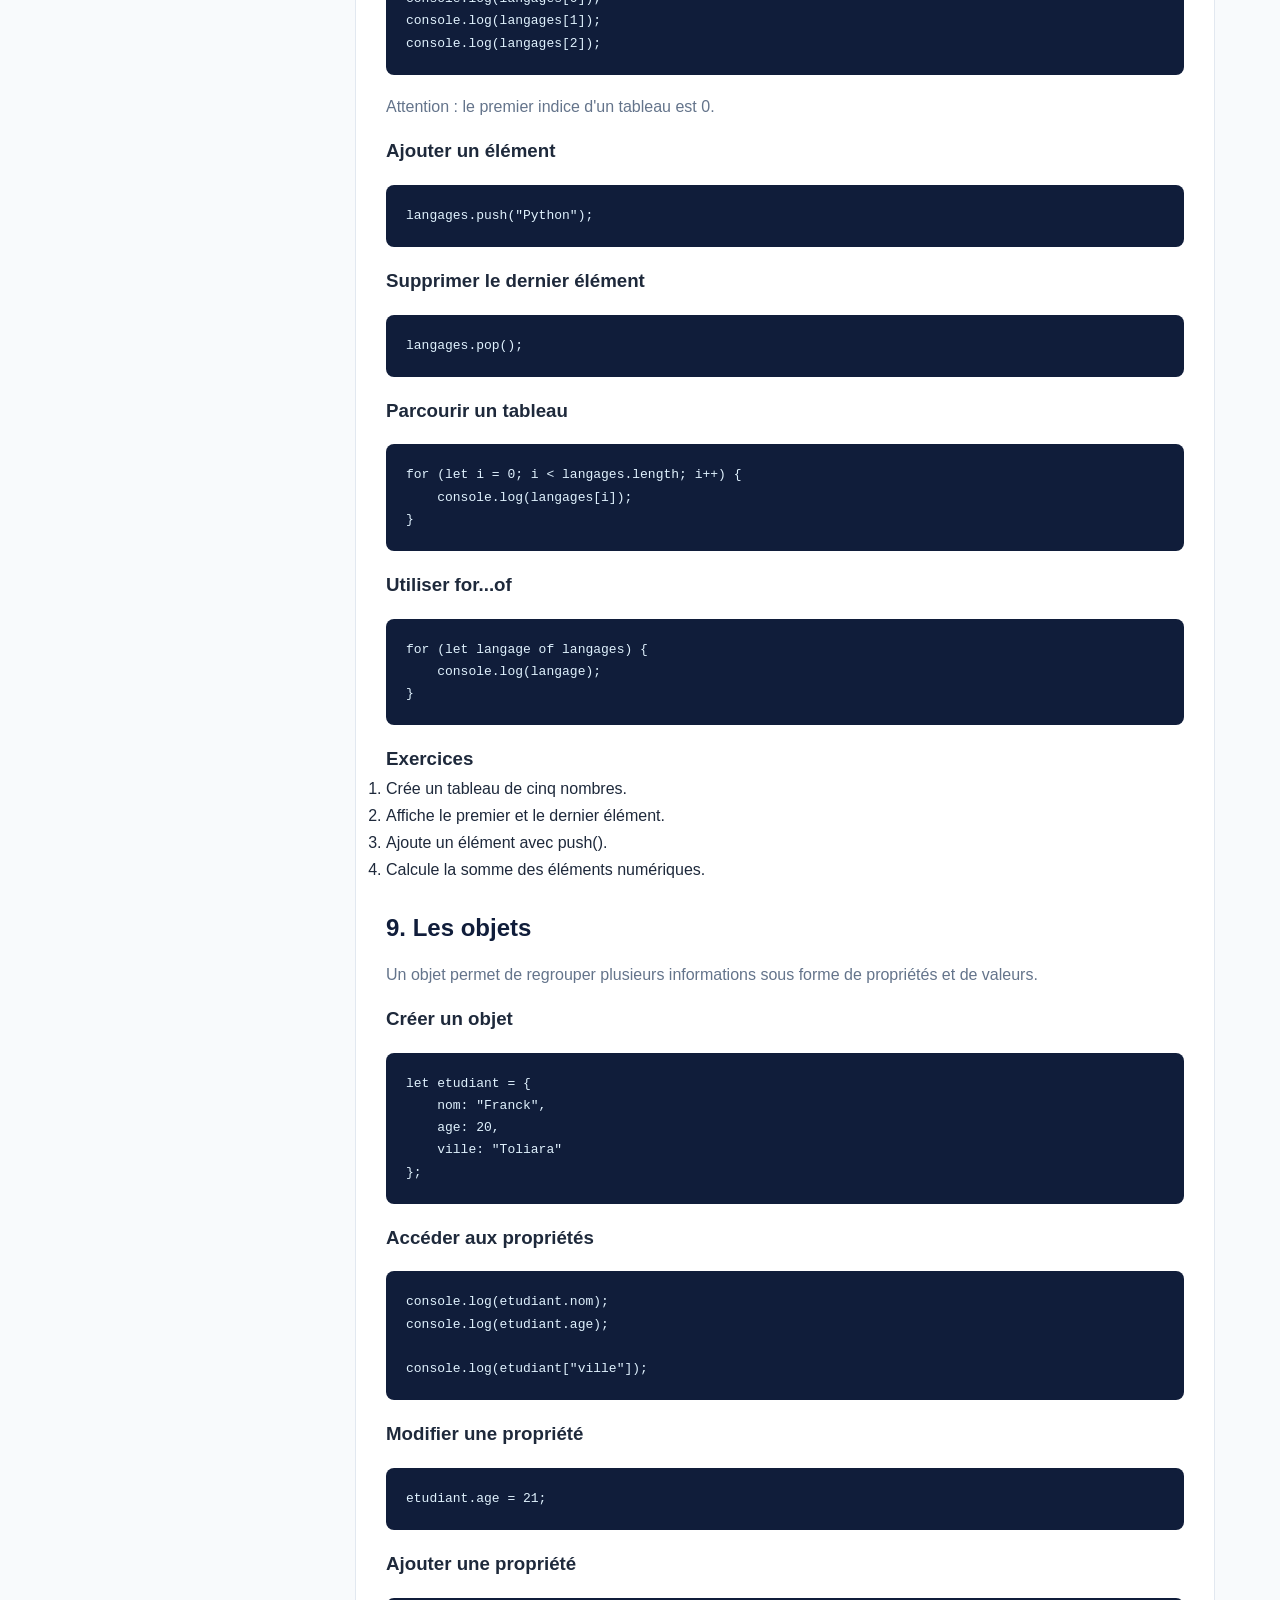
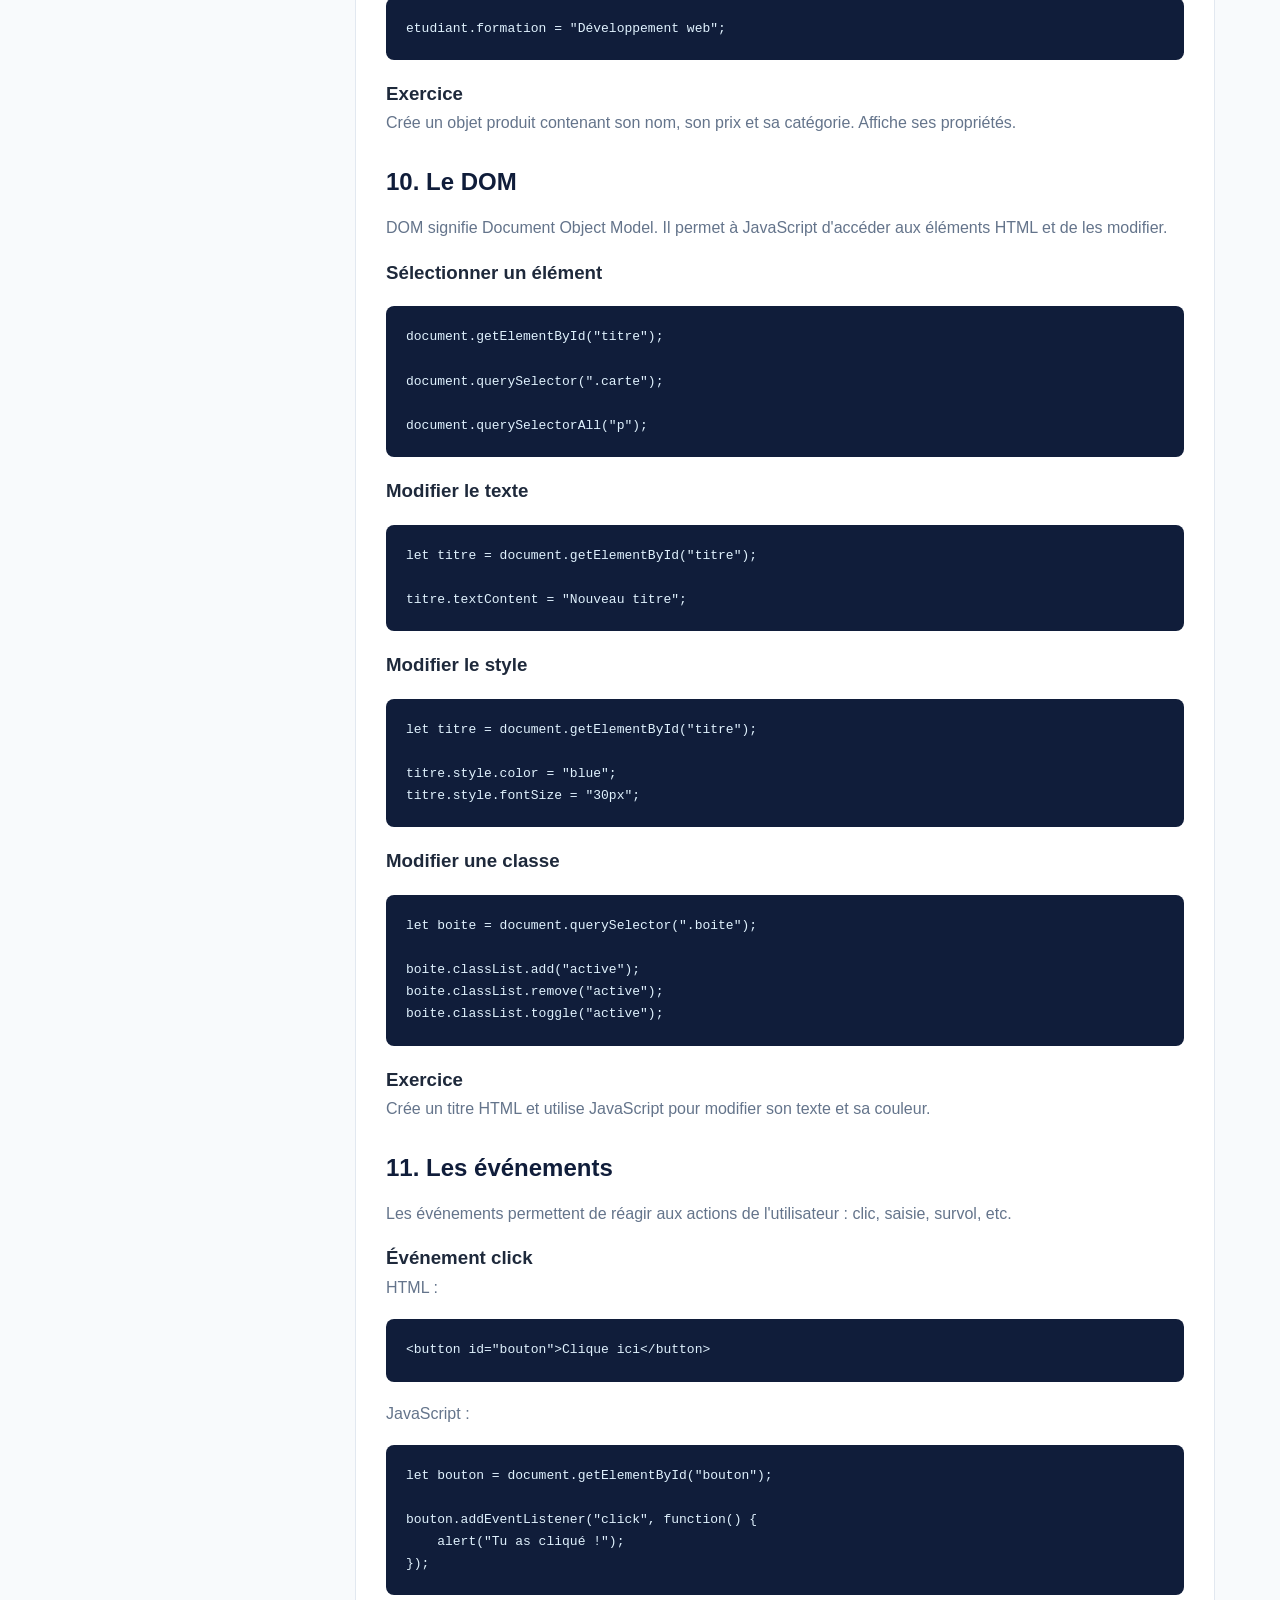
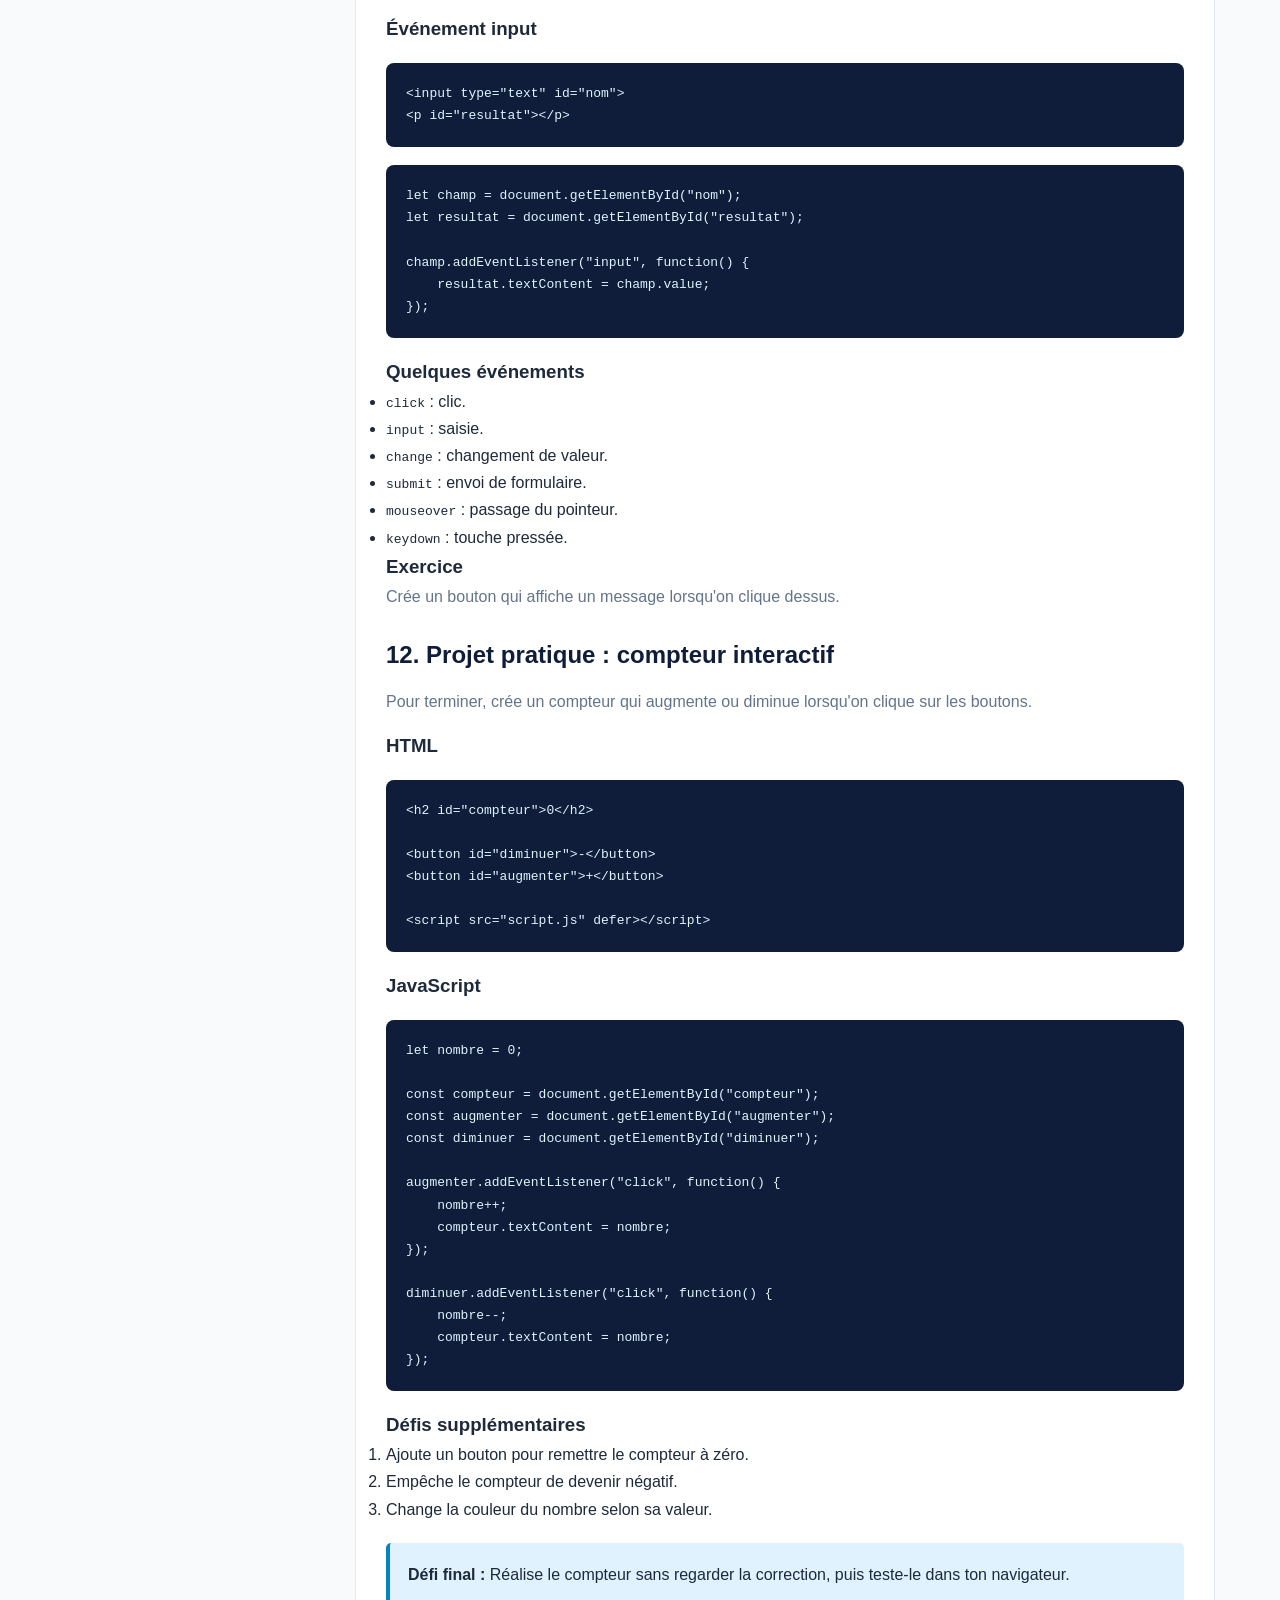
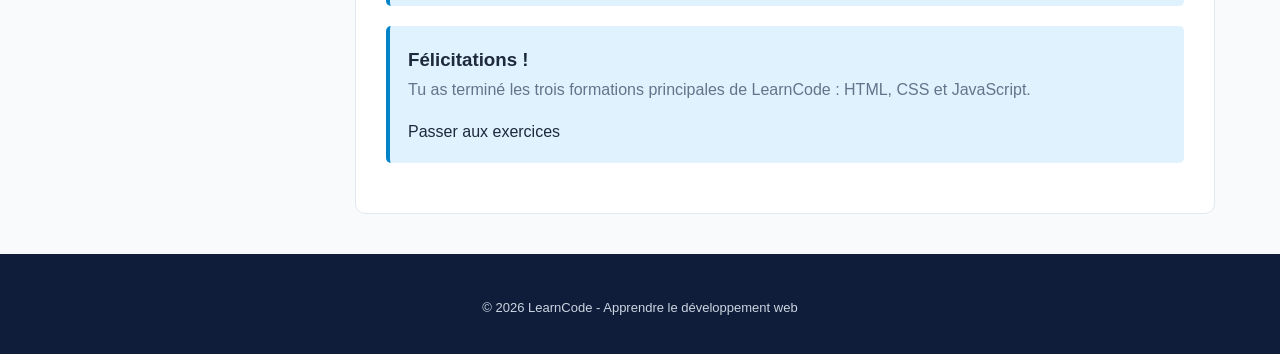
<file: javasript.html>
<!DOCTYPE html>
<html lang="fr">
<head>
    <meta charset="UTF-8">
    <meta name="viewport" content="width=device-width, initial-scale=1.0">
    <title>Formation JavaScript - LearnCode</title>
    <link rel="stylesheet" href="style.css">
</head>

<body>

<header class="lc-header">
    <a href="index.html" class="lc-logo">Learn<span>Code</span></a>

    <nav class="lc-nav">
        <a href="index.html">Accueil</a>
        <a href="cours.html" class="active">Cours</a>
        <a href="exercices.html">Exercices</a>
        <a href="premium.html">Premium</a>
        <a href="contact.html">Contact</a>
    </nav>
</header>

<section class="lesson-hero">
    <p>FORMATION COMPLÈTE</p>
    <h1>Apprendre JavaScript</h1>
    <p>
        Découvrez la programmation JavaScript et apprenez
        à rendre vos pages web interactives.
    </p>
</section>

<main class="lesson-layout">

    <aside class="lesson-sidebar">
        <h3>Programme JavaScript</h3>
        <a href="#introduction">1. Introduction</a>
        <a href="#variables">2. Variables</a>
        <a href="#types">3. Types de données</a>
        <a href="#operateurs">4. Opérateurs</a>
        <a href="#conditions">5. Conditions</a>
        <a href="#boucles">6. Boucles</a>
        <a href="#fonctions">7. Fonctions</a>
        <a href="#tableaux">8. Tableaux</a>
        <a href="#objets">9. Objets</a>
        <a href="#dom">10. DOM</a>
        <a href="#evenements">11. Événements</a>
        <a href="#projet">12. Projet pratique</a>
    </aside>

    <div class="lesson-content">

        <section id="introduction">
            <h2>1. Introduction à JavaScript</h2>

            <p>
                JavaScript est un langage de programmation
                utilisé pour rendre les pages web interactives.
            </p>

            <p>Il permet par exemple de :</p>
            <ul>
                <li>Afficher des messages.</li>
                <li>Réagir aux clics sur les boutons.</li>
                <li>Vérifier les formulaires.</li>
                <li>Modifier le contenu HTML.</li>
                <li>Créer des applications web.</li>
            </ul>

            <h3>Ajouter JavaScript dans HTML</h3>

            <pre><code>&lt;script&gt;
    alert("Bienvenue sur LearnCode !");
&lt;/script&gt;</code></pre>

            <h3>Utiliser un fichier externe</h3>
            <pre><code>&lt;script src="script.js" defer&gt;&lt;/script&gt;</code></pre>

            <p>
                Le mot <code>defer</code> permet au navigateur
                de charger le script sans bloquer l'analyse HTML.
            </p>

            <div class="lesson-note">
                HTML structure la page, CSS la met en forme
                et JavaScript ajoute des comportements.
            </div>

            <h3>Exercice</h3>
            <p>
                Crée un fichier script.js et affiche un message
                dans la console avec console.log().
            </p>
        </section>

        <section id="variables">
            <h2>2. Les variables</h2>

            <p>
                Une variable permet de stocker une information
                que le programme pourra utiliser.
            </p>

            <h3>Avec let</h3>
            <pre><code>let nom = "Franck";
let age = 20;

console.log(nom);
console.log(age);</code></pre>

            <h3>Avec const</h3>
            <pre><code>const pays = "Madagascar";

console.log(pays);</code></pre>

            <h3>Différence</h3>
            <ul>
                <li><code>let</code> : valeur réassignable.</li>
                <li><code>const</code> : variable non réassignable.</li>
                <li><code>var</code> : ancienne manière de déclarer une variable.</li>
            </ul>

            <h3>Exercice</h3>
            <p>
                Crée trois variables : prénom, ville et formation.
                Affiche-les avec console.log().
            </p>
        </section>

        <section id="types">
            <h2>3. Les types de données</h2>

            <p>
                JavaScript possède plusieurs types de données.
            </p>

            <pre><code>let nom = "Franck";       // String
let age = 20;             // Number
let actif = true;         // Boolean
let resultat;             // Undefined
let valeur = null;        // Null</code></pre>

            <h3>Les principaux types</h3>
            <ul>
                <li>String : texte.</li>
                <li>Number : nombre.</li>
                <li>Boolean : vrai ou faux.</li>
                <li>Undefined : valeur non définie.</li>
                <li>Null : absence volontaire de valeur.</li>
                <li>Object : objet.</li>
                <li>Array : tableau.</li>
            </ul>

            <h3>Vérifier le type</h3>
            <pre><code>let age = 20;

console.log(typeof age);</code></pre>

            <h3>Exercice</h3>
            <p>
                Déclare une variable texte, une variable nombre
                et une variable booléenne. Affiche leur type.
            </p>
        </section>

        <section id="operateurs">
            <h2>4. Les opérateurs</h2>

            <p>
                Les opérateurs permettent de réaliser des
                calculs et des comparaisons.
            </p>

            <h3>Opérateurs arithmétiques</h3>
            <pre><code>let a = 10;
let b = 3;

console.log(a + b); // Addition
console.log(a - b); // Soustraction
console.log(a * b); // Multiplication
console.log(a / b); // Division
console.log(a % b); // Reste
console.log(a ** b); // Puissance</code></pre>

            <h3>Opérateurs de comparaison</h3>
            <pre><code>console.log(10 > 5);
console.log(10 < 5);
console.log(10 === 10);
console.log(10 !== 5);
console.log(10 >= 10);</code></pre>

            <h3>Opérateurs logiques</h3>
            <pre><code>let age = 20;

console.log(age >= 18 && age <= 30);
console.log(age < 18 || age > 60);
console.log(!(age < 18));</code></pre>

            <ul>
                <li><code>&&</code> : ET.</li>
                <li><code>||</code> : OU.</li>
                <li><code>!</code> : NON.</li>
            </ul>

            <h3>Exercice</h3>
            <p>
                Déclare deux nombres et affiche leur somme,
                leur produit et leur différence.
            </p>
        </section>

        <section id="conditions">
            <h2>5. Les conditions</h2>

            <p>
                Les conditions permettent d'exécuter des
                instructions selon une situation.
            </p>

            <h3>Condition if</h3>
            <pre><code>let age = 20;

if (age >= 18) {
    console.log("Majeur");
}</code></pre>

            <h3>if et else</h3>
            <pre><code>let note = 12;

if (note >= 10) {
    console.log("Admis");
} else {
    console.log("Non admis");
}</code></pre>

            <h3>if, else if et else</h3>
            <pre><code>let note = 15;

if (note >= 16) {
    console.log("Très bien");
} else if (note >= 14) {
    console.log("Bien");
} else if (note >= 10) {
    console.log("Passable");
} else {
    console.log("Insuffisant");
}</code></pre>

            <h3>Switch</h3>
            <pre><code>let jour = 2;

switch (jour) {
    case 1:
        console.log("Lundi");
        break;

    case 2:
        console.log("Mardi");
        break;

    default:
        console.log("Autre jour");
}</code></pre>

            <h3>Exercice</h3>
            <p>
                Écris un programme qui vérifie si un nombre
                est positif, négatif ou égal à zéro.
            </p>
        </section>

        <section id="boucles">
            <h2>6. Les boucles</h2>

            <p>
                Les boucles permettent de répéter des instructions
                plusieurs fois.
            </p>

            <h3>Boucle for</h3>
            <pre><code>for (let i = 1; i <= 5; i++) {
    console.log(i);
}</code></pre>

            <h3>Boucle while</h3>
            <pre><code>let i = 1;

while (i <= 5) {
    console.log(i);
    i++;
}</code></pre>

            <h3>Boucle do...while</h3>
            <pre><code>let i = 1;

do {
    console.log(i);
    i++;
} while (i <= 5);</code></pre>

            <h3>Break et continue</h3>
            <pre><code>for (let i = 1; i <= 10; i++) {

    if (i === 5) {
        break;
    }

    console.log(i);
}</code></pre>

            <p>
                <code>break</code> arrête la boucle.
                <code>continue</code> passe directement
                à l'itération suivante.
            </p>

            <h3>Exercices</h3>
            <ol>
                <li>Affiche les nombres de 1 à 10.</li>
                <li>Affiche les nombres pairs de 2 à 20.</li>
                <li>Calcule la somme des nombres de 1 à 100.</li>
                <li>Affiche la table de multiplication de 7.</li>
            </ol>
        </section>

        <section id="fonctions">
            <h2>7. Les fonctions</h2>

            <p>
                Une fonction est un bloc de code réutilisable.
                Elle peut recevoir des paramètres et retourner
                un résultat.
            </p>

            <h3>Créer une fonction</h3>
            <pre><code>function saluer() {
    console.log("Bonjour !");
}

saluer();</code></pre>

            <h3>Fonction avec paramètre</h3>
            <pre><code>function saluer(nom) {
    console.log("Bonjour " + nom);
}

saluer("Franck");</code></pre>

            <h3>Fonction avec return</h3>
            <pre><code>function addition(a, b) {
    return a + b;
}

let resultat = addition(5, 3);

console.log(resultat);</code></pre>

            <h3>Fonction fléchée</h3>
            <pre><code>const carre = (nombre) => {
    return nombre * nombre;
};

console.log(carre(4));</code></pre>

            <div class="lesson-note">
                <strong>À retenir :</strong>
                console.log() affiche une information.
                return renvoie une valeur que le programme
                peut réutiliser.
            </div>

            <h3>Exercices</h3>
            <ol>
                <li>Crée une fonction qui affiche ton prénom.</li>
                <li>Crée une fonction qui additionne deux nombres.</li>
                <li>Crée une fonction qui calcule le carré d'un nombre.</li>
                <li>Crée une fonction qui retourne le plus grand de deux nombres.</li>
            </ol>
        </section>

        <section id="tableaux">
            <h2>8. Les tableaux</h2>

            <p>
                Un tableau permet de stocker plusieurs valeurs
                dans une seule variable.
            </p>

            <h3>Créer un tableau</h3>
            <pre><code>let langages = [
    "HTML",
    "CSS",
    "JavaScript"
];</code></pre>

            <h3>Accéder aux éléments</h3>
            <pre><code>console.log(langages[0]);
console.log(langages[1]);
console.log(langages[2]);</code></pre>

            <p>
                Attention : le premier indice d'un tableau
                est 0.
            </p>

            <h3>Ajouter un élément</h3>
            <pre><code>langages.push("Python");</code></pre>

            <h3>Supprimer le dernier élément</h3>
            <pre><code>langages.pop();</code></pre>

            <h3>Parcourir un tableau</h3>
            <pre><code>for (let i = 0; i < langages.length; i++) {
    console.log(langages[i]);
}</code></pre>

            <h3>Utiliser for...of</h3>
            <pre><code>for (let langage of langages) {
    console.log(langage);
}</code></pre>

            <h3>Exercices</h3>
            <ol>
                <li>Crée un tableau de cinq nombres.</li>
                <li>Affiche le premier et le dernier élément.</li>
                <li>Ajoute un élément avec push().</li>
                <li>Calcule la somme des éléments numériques.</li>
            </ol>
        </section>

        <section id="objets">
            <h2>9. Les objets</h2>

            <p>
                Un objet permet de regrouper plusieurs informations
                sous forme de propriétés et de valeurs.
            </p>

            <h3>Créer un objet</h3>
            <pre><code>let etudiant = {
    nom: "Franck",
    age: 20,
    ville: "Toliara"
};</code></pre>

            <h3>Accéder aux propriétés</h3>
            <pre><code>console.log(etudiant.nom);
console.log(etudiant.age);

console.log(etudiant["ville"]);</code></pre>

            <h3>Modifier une propriété</h3>
            <pre><code>etudiant.age = 21;</code></pre>

            <h3>Ajouter une propriété</h3>
            <pre><code>etudiant.formation = "Développement web";</code></pre>

            <h3>Exercice</h3>
            <p>
                Crée un objet produit contenant son nom,
                son prix et sa catégorie. Affiche ses propriétés.
            </p>
        </section>

        <section id="dom">
            <h2>10. Le DOM</h2>

            <p>
                DOM signifie Document Object Model.
                Il permet à JavaScript d'accéder aux éléments HTML
                et de les modifier.
            </p>

            <h3>Sélectionner un élément</h3>
            <pre><code>document.getElementById("titre");

document.querySelector(".carte");

document.querySelectorAll("p");</code></pre>

            <h3>Modifier le texte</h3>
            <pre><code>let titre = document.getElementById("titre");

titre.textContent = "Nouveau titre";</code></pre>

            <h3>Modifier le style</h3>
            <pre><code>let titre = document.getElementById("titre");

titre.style.color = "blue";
titre.style.fontSize = "30px";</code></pre>

            <h3>Modifier une classe</h3>
            <pre><code>let boite = document.querySelector(".boite");

boite.classList.add("active");
boite.classList.remove("active");
boite.classList.toggle("active");</code></pre>

            <h3>Exercice</h3>
            <p>
                Crée un titre HTML et utilise JavaScript
                pour modifier son texte et sa couleur.
            </p>
        </section>

        <section id="evenements">
            <h2>11. Les événements</h2>

            <p>
                Les événements permettent de réagir aux actions
                de l'utilisateur : clic, saisie, survol, etc.
            </p>

            <h3>Événement click</h3>

            <p>HTML :</p>
            <pre><code>&lt;button id="bouton"&gt;Clique ici&lt;/button&gt;</code></pre>

            <p>JavaScript :</p>
            <pre><code>let bouton = document.getElementById("bouton");

bouton.addEventListener("click", function() {
    alert("Tu as cliqué !");
});</code></pre>

            <h3>Événement input</h3>
            <pre><code>&lt;input type="text" id="nom"&gt;
&lt;p id="resultat"&gt;&lt;/p&gt;</code></pre>

            <pre><code>let champ = document.getElementById("nom");
let resultat = document.getElementById("resultat");

champ.addEventListener("input", function() {
    resultat.textContent = champ.value;
});</code></pre>

            <h3>Quelques événements</h3>
            <ul>
                <li><code>click</code> : clic.</li>
                <li><code>input</code> : saisie.</li>
                <li><code>change</code> : changement de valeur.</li>
                <li><code>submit</code> : envoi de formulaire.</li>
                <li><code>mouseover</code> : passage du pointeur.</li>
                <li><code>keydown</code> : touche pressée.</li>
            </ul>

            <h3>Exercice</h3>
            <p>
                Crée un bouton qui affiche un message lorsqu'on clique dessus.
            </p>
        </section>

        <section id="projet">
            <h2>12. Projet pratique : compteur interactif</h2>

            <p>
                Pour terminer, crée un compteur qui augmente
                ou diminue lorsqu'on clique sur les boutons.
            </p>

            <h3>HTML</h3>
            <pre><code>&lt;h2 id="compteur"&gt;0&lt;/h2&gt;

&lt;button id="diminuer"&gt;-&lt;/button&gt;
&lt;button id="augmenter"&gt;+&lt;/button&gt;

&lt;script src="script.js" defer&gt;&lt;/script&gt;</code></pre>

            <h3>JavaScript</h3>
            <pre><code>let nombre = 0;

const compteur = document.getElementById("compteur");
const augmenter = document.getElementById("augmenter");
const diminuer = document.getElementById("diminuer");

augmenter.addEventListener("click", function() {
    nombre++;
    compteur.textContent = nombre;
});

diminuer.addEventListener("click", function() {
    nombre--;
    compteur.textContent = nombre;
});</code></pre>

            <h3>Défis supplémentaires</h3>
            <ol>
                <li>Ajoute un bouton pour remettre le compteur à zéro.</li>
                <li>Empêche le compteur de devenir négatif.</li>
                <li>Change la couleur du nombre selon sa valeur.</li>
            </ol>

            <div class="lesson-note">
                <strong>Défi final :</strong>
                Réalise le compteur sans regarder la correction,
                puis teste-le dans ton navigateur.
            </div>
        </section>

        <div class="lesson-note">
            <h3>Félicitations !</h3>
            <p>
                Tu as terminé les trois formations principales
                de LearnCode : HTML, CSS et JavaScript.
            </p>

            <a href="exercices.html" class="lc-btn">
                Passer aux exercices
            </a>
        </div>

    </div>
</main>

<footer class="lc-footer">
    <p>© 2026 LearnCode - Apprendre le développement web</p>
</footer>

</body>
</html>
</file>
<file: style.css>
/* ==================================================
   LEARNCODE - CSS GLOBAL COMPLET
   Compatible avec toutes les pages
================================================== */

/* 1. RESET */
* {
    margin: 0;
    padding: 0;
    box-sizing: border-box;
}

html {
    scroll-behavior: smooth;
}

body {
    font-family: Arial, Helvetica, sans-serif;
    color: #1e293b;
    background: #f8fafc;
    line-height: 1.7;
}

a {
    text-decoration: none;
    color: inherit;
}

img {
    max-width: 100%;
    display: block;
}

button,
input,
textarea,
select {
    font: inherit;
}

.container {
    width: 90%;
    max-width: 1200px;
    margin: auto;
}

/* 2. COULEURS */
:root {
    --primary: #0284c7;
    --primary-dark: #0369a1;
    --dark: #101d3a;
    --dark-light: #1e3a5f;
    --light: #f1f7fc;
    --white: #ffffff;
    --text: #1e293b;
    --muted: #64748b;
    --border: #e2e8f0;
    --success: #16a34a;
}

/* 3. HEADER */
header,
.lc-header {
    width: 100%;
    min-height: 75px;
    padding: 15px 6%;
    background: var(--dark);
    display: flex;
    align-items: center;
    justify-content: space-between;
    gap: 25px;
    position: relative;
    z-index: 100;
}

.logo,
.lc-logo {
    color: var(--white);
    font-size: 25px;
    font-weight: 800;
    white-space: nowrap;
}

.logo span,
.lc-logo span {
    color: #38bdf8;
}

nav,
.lc-nav {
    display: flex;
    align-items: center;
    gap: 25px;
}

nav a,
.lc-nav a {
    color: var(--white);
    font-size: 14px;
    transition: 0.3s;
}

nav a:hover,
nav a.active,
.lc-nav a:hover,
.lc-nav a.active {
    color: #38bdf8;
}

/* 4. BOUTONS */
.btn,
.lc-button {
    display: inline-block;
    background: var(--primary);
    color: var(--white);
    padding: 13px 24px;
    border: 0;
    border-radius: 7px;
    font-weight: bold;
    cursor: pointer;
    transition: 0.3s;
}

.btn:hover,
.lc-button:hover {
    background: var(--primary-dark);
    transform: translateY(-3px);
}

.btn-outline {
    background: transparent;
    color: var(--primary);
    border: 2px solid var(--primary);
}

.btn-outline:hover {
    background: var(--primary);
    color: var(--white);
}

/* 5. HERO - ACCUEIL */
.hero {
    min-height: 500px;
    padding: 85px 7%;
    background: linear-gradient(120deg, #101d3a, #174b78);
    color: var(--white);
    display: flex;
    align-items: center;
}

.hero-content {
    max-width: 750px;
}

.hero-content h1 {
    font-size: 45px;
    line-height: 1.2;
    margin: 15px 0 20px;
}

.hero-content h1 span {
    display: block;
    color: #38bdf8;
}

.hero-content p {
    color: #dbeafe;
    margin-bottom: 25px;
}

.hero-content .btn {
    margin-top: 10px;
}

/* 6. SECTIONS */
section {
    scroll-margin-top: 25px;
}

.section,
.cours,
.apropos,
.contact {
    padding: 75px 6%;
}

.cours h2,
.apropos h2,
.contact h2 {
    text-align: center;
    color: var(--dark);
    font-size: 32px;
    margin-bottom: 15px;
}

.intro {
    text-align: center;
    color: var(--muted);
    margin-bottom: 35px;
}

/* 7. CARTES ET GRID */
.cours-container,
.services-grid,
.lc-course-grid {
    width: 100%;
    max-width: 1200px;
    margin: 35px auto 0;
    display: grid;
    grid-template-columns: repeat(3, 1fr);
    gap: 22px;
}

.cours-card,
.service-card,
.lc-course-card {
    background: var(--white);
    padding: 25px;
    border: 1px solid var(--border);
    border-radius: 12px;
    display: flex;
    flex-direction: column;
    transition: 0.3s;
}

.cours-card:hover,
.service-card:hover,
.lc-course-card:hover {
    transform: translateY(-6px);
    border-color: #38bdf8;
    box-shadow: 0 12px 25px rgba(15, 23, 42, 0.08);
}

.cours-card h3,
.service-card h3,
.lc-course-card h3 {
    color: var(--dark);
    margin-bottom: 12px;
    font-size: 19px;
}

.cours-card p,
.service-card p,
.lc-course-card p {
    color: var(--muted);
    font-size: 14px;
    margin-bottom: 18px;
    flex: 1;
}

.cours-card a,
.service-card a,
.lc-course-card a {
    color: var(--primary);
    font-weight: bold;
}

.cours-card a:hover,
.service-card a:hover,
.lc-course-card a:hover {
    color: var(--dark);
}

/* 8. PAGE COURS */
.courses-hero {
    padding: 85px 7%;
    background: linear-gradient(120deg, #101d3a, #174b78);
    color: white;
    text-align: center;
}

.courses-hero-content {
    max-width: 750px;
    margin: auto;
}

.lc-label {
    display: inline-block;
    color: var(--primary);
    font-size: 12px;
    font-weight: 800;
    letter-spacing: 2px;
    margin-bottom: 15px;
}

.courses-hero .lc-label {
    color: #7dd3fc;
}

.courses-hero h1 {
    font-size: 43px;
    line-height: 1.2;
    margin-bottom: 20px;
}

.courses-hero h1 span {
    display: block;
    color: #38bdf8;
}

.courses-hero p {
    color: #dbeafe;
    margin: 0 auto 25px;
    max-width: 600px;
}

.lc-stats {
    width: 85%;
    max-width: 900px;
    margin: -30px auto 30px;
    padding: 25px;
    background: white;
    border-radius: 12px;
    box-shadow: 0 8px 30px rgba(15, 23, 42, 0.08);
    display: grid;
    grid-template-columns: repeat(3, 1fr);
    text-align: center;
    gap: 20px;
}

.lc-stats div {
    display: flex;
    flex-direction: column;
}

.lc-stats strong {
    color: var(--primary);
    font-size: 30px;
}

.lc-stats span {
    color: var(--muted);
    font-size: 13px;
}

.lc-course-section {
    padding: 65px 6%;
}

.lc-alternate {
    background: #eef5fb;
}

.lc-section-heading {
    text-align: center;
    max-width: 650px;
    margin: 0 auto 40px;
}

.lc-section-heading h2 {
    color: var(--dark);
    font-size: 34px;
    margin-bottom: 12px;
}

.lc-section-heading p {
    color: var(--muted);
}

.lc-number {
    color: var(--primary);
    font-size: 12px;
    font-weight: 800;
    margin-bottom: 12px;
}

.lc-level {
    display: inline-block;
    width: fit-content;
    padding: 5px 10px;
    border-radius: 20px;
    font-size: 11px;
    font-weight: bold;
    margin-bottom: 18px;
}

.beginner {
    background: #dcfce7;
    color: #166534;
}

.intermediate {
    background: #fef3c7;
    color: #92400e;
}

.advanced {
    background: #fee2e2;
    color: #991b1b;
}

.lc-final-cta {
    padding: 65px 20px;
    text-align: center;
    background: #dff3ff;
}

.lc-final-cta h2 {
    color: var(--dark);
    font-size: 30px;
    margin-bottom: 12px;
}

.lc-final-cta p {
    color: var(--muted);
    margin-bottom: 25px;
}

/* 9. PAGE LEÇONS */
.lesson-hero {
    padding: 60px 6%;
    background: #eaf5fc;
    text-align: center;
}

.lesson-hero h1 {
    color: var(--dark);
    font-size: 36px;
    margin-bottom: 12px;
}

.lesson-hero p {
    color: var(--muted);
}

.lesson-layout {
    width: 90%;
    max-width: 1150px;
    margin: 40px auto;
    display: grid;
    grid-template-columns: 260px 1fr;
    gap: 30px;
    align-items: start;
}

.lesson-sidebar {
    background: white;
    padding: 22px;
    border: 1px solid var(--border);
    border-radius: 10px;
    position: sticky;
    top: 20px;
}

.lesson-sidebar h3 {
    color: var(--dark);
    margin-bottom: 15px;
}

.lesson-sidebar a {
    display: block;
    color: var(--muted);
    padding: 9px 0;
    border-bottom: 1px solid var(--border);
    font-size: 14px;
}

.lesson-sidebar a:hover,
.lesson-sidebar a.active {
    color: var(--primary);
}

.lesson-content {
    min-width: 0;
    background: white;
    padding: 30px;
    border: 1px solid var(--border);
    border-radius: 10px;
}

.lesson-content h2 {
    color: var(--dark);
    margin: 25px 0 12px;
}

.lesson-content p {
    color: var(--muted);
    margin-bottom: 15px;
}

.lesson-content pre {
    background: #101d3a;
    color: #e0f2fe;
    padding: 20px;
    border-radius: 8px;
    overflow-x: auto;
    margin: 18px 0;
    font-size: 13px;
}

.lesson-content code {
    font-family: monospace;
}

.lesson-note {
    padding: 18px;
    background: #e0f2fe;
    border-left: 4px solid var(--primary);
    border-radius: 5px;
    margin: 20px 0;
}

/* 10. EXERCICES */
.exercise-card {
    background: white;
    border: 1px solid var(--border);
    padding: 25px;
    border-radius: 10px;
    margin-bottom: 20px;
}

.exercise-card h3 {
    color: var(--dark);
    margin-bottom: 12px;
}

.exercise-card p {
    color: var(--muted);
}

.exercise-card button {
    margin-top: 15px;
}

.answer-box {
    padding: 15px;
    background: #dcfce7;
    color: #166534;
    border-radius: 7px;
    margin-top: 15px;
}

/* 11. PREMIUM */
.premium-hero {
    background: linear-gradient(120deg, #101d3a, #174b78);
    color: white;
    text-align: center;
    padding: 75px 20px;
}

.premium-hero h1 {
    font-size: 40px;
    margin-bottom: 15px;
}

.premium-card {
    max-width: 500px;
    margin: 40px auto;
    padding: 35px;
    background: white;
    border: 1px solid var(--border);
    border-radius: 14px;
    text-align: center;
    box-shadow: 0 10px 30px rgba(15, 23, 42, 0.07);
}

.premium-card h2 {
    color: var(--dark);
    margin-bottom: 15px;
}

.premium-price {
    font-size: 35px;
    color: var(--primary);
    font-weight: bold;
    margin: 20px 0;
}

.premium-card ul {
    list-style: none;
    text-align: left;
    margin: 20px 0;
}

.premium-card li {
    padding: 9px 0;
    border-bottom: 1px solid var(--border);
}

/* 12. FORMULAIRES */
.form-container {
    max-width: 700px;
    margin: 35px auto;
    padding: 30px;
    background: white;
    border: 1px solid var(--border);
    border-radius: 12px;
}

.form-group {
    margin-bottom: 20px;
}

.form-group label {
    display: block;
    color: var(--dark);
    font-weight: bold;
    margin-bottom: 7px;
}

.form-group input,
.form-group textarea,
.form-group select {
    width: 100%;
    padding: 13px;
    border: 1px solid #cbd5e1;
    border-radius: 7px;
    background: white;
    outline: none;
}

.form-group input:focus,
.form-group textarea:focus,
.form-group select:focus {
    border-color: var(--primary);
    box-shadow: 0 0 0 3px rgba(2, 132, 199, 0.12);
}

.form-group textarea {
    min-height: 130px;
    resize: vertical;
}

.form-container button {
    width: 100%;
}

/* 13. CONTACT */
.contact-box {
    max-width: 650px;
    margin: 35px auto;
    padding: 35px;
    text-align: center;
    background: white;
    border-radius: 12px;
    border: 1px solid var(--border);
}

.contact-box h3 {
    color: var(--dark);
    margin-bottom: 15px;
}

.contact-box p {
    color: var(--muted);
    margin-bottom: 10px;
}

/* 14. FOOTER */
footer,
.lc-footer {
    padding: 35px 15px;
    background: var(--dark);
    color: white;
    text-align: center;
}

footer p,
.lc-footer p {
    color: #cbd5e1;
    font-size: 13px;
    margin-top: 8px;
}

.lc-footer h3 {
    font-size: 25px;
    margin-bottom: 10px;
}

/* 15. TABLETTE */
@media (max-width: 900px) {
    .cours-container,
    .services-grid,
    .lc-course-grid {
        grid-template-columns: repeat(2, 1fr);
    }

    .lesson-layout {
        grid-template-columns: 1fr;
    }

    .lesson-sidebar {
        position: static;
    }

    .hero-content h1 {
        font-size: 38px;
    }
}

/* 16. MOBILE */
@media (max-width: 650px) {
    header,
    .lc-header {
        flex-direction: column;
        padding: 18px 12px;
    }

    nav,
    .lc-nav {
        flex-wrap: wrap;
        justify-content: center;
        gap: 12px;
    }

    nav a,
    .lc-nav a {
        font-size: 13px;
    }

    .hero {
        min-height: auto;
        padding: 65px 20px;
    }

    .hero-content h1,
    .courses-hero h1 {
        font-size: 31px;
    }

    .courses-hero {
        padding: 60px 20px;
    }

    .lc-stats {
        width: 92%;
        padding: 18px 8px;
        gap: 8px;
    }

    .lc-stats strong {
        font-size: 23px;
    }

    .lc-stats span {
        font-size: 11px;
    }

    .cours-container,
    .services-grid,
    .lc-course-grid {
        grid-template-columns: 1fr;
    }

    .cours,
    .apropos,
    .contact,
    .lc-course-section {
        padding: 50px 18px;
    }

    .cours h2,
    .apropos h2,
    .contact h2,
    .lc-section-heading h2 {
        font-size: 27px;
    }

    .lesson-layout {
        width: 94%;
        margin: 20px auto;
    }

    .lesson-content {
        padding: 20px;
    }

    .lesson-hero h1 {
        font-size: 29px;
    }

    .premium-hero h1 {
        font-size: 30px;
    }

    .premium-card,
    .form-container {
        margin: 25px 15px;
        padding: 22px;
    }

    .lc-final-cta h2 {
        font-size: 25px;
    }
}

/* 17. PETITS TELEPHONES */
@media (max-width: 380px) {
    .logo,
    .lc-logo {
        font-size: 22px;
    }

    nav,
    .lc-nav {
        gap: 9px;
    }

    nav a,
    .lc-nav a {
        font-size: 12px;
    }

    .hero-content h1,
    .courses-hero h1 {
        font-size: 27px;
    }

    .lc-stats strong {
        font-size: 20px;
    }
}
</file>
